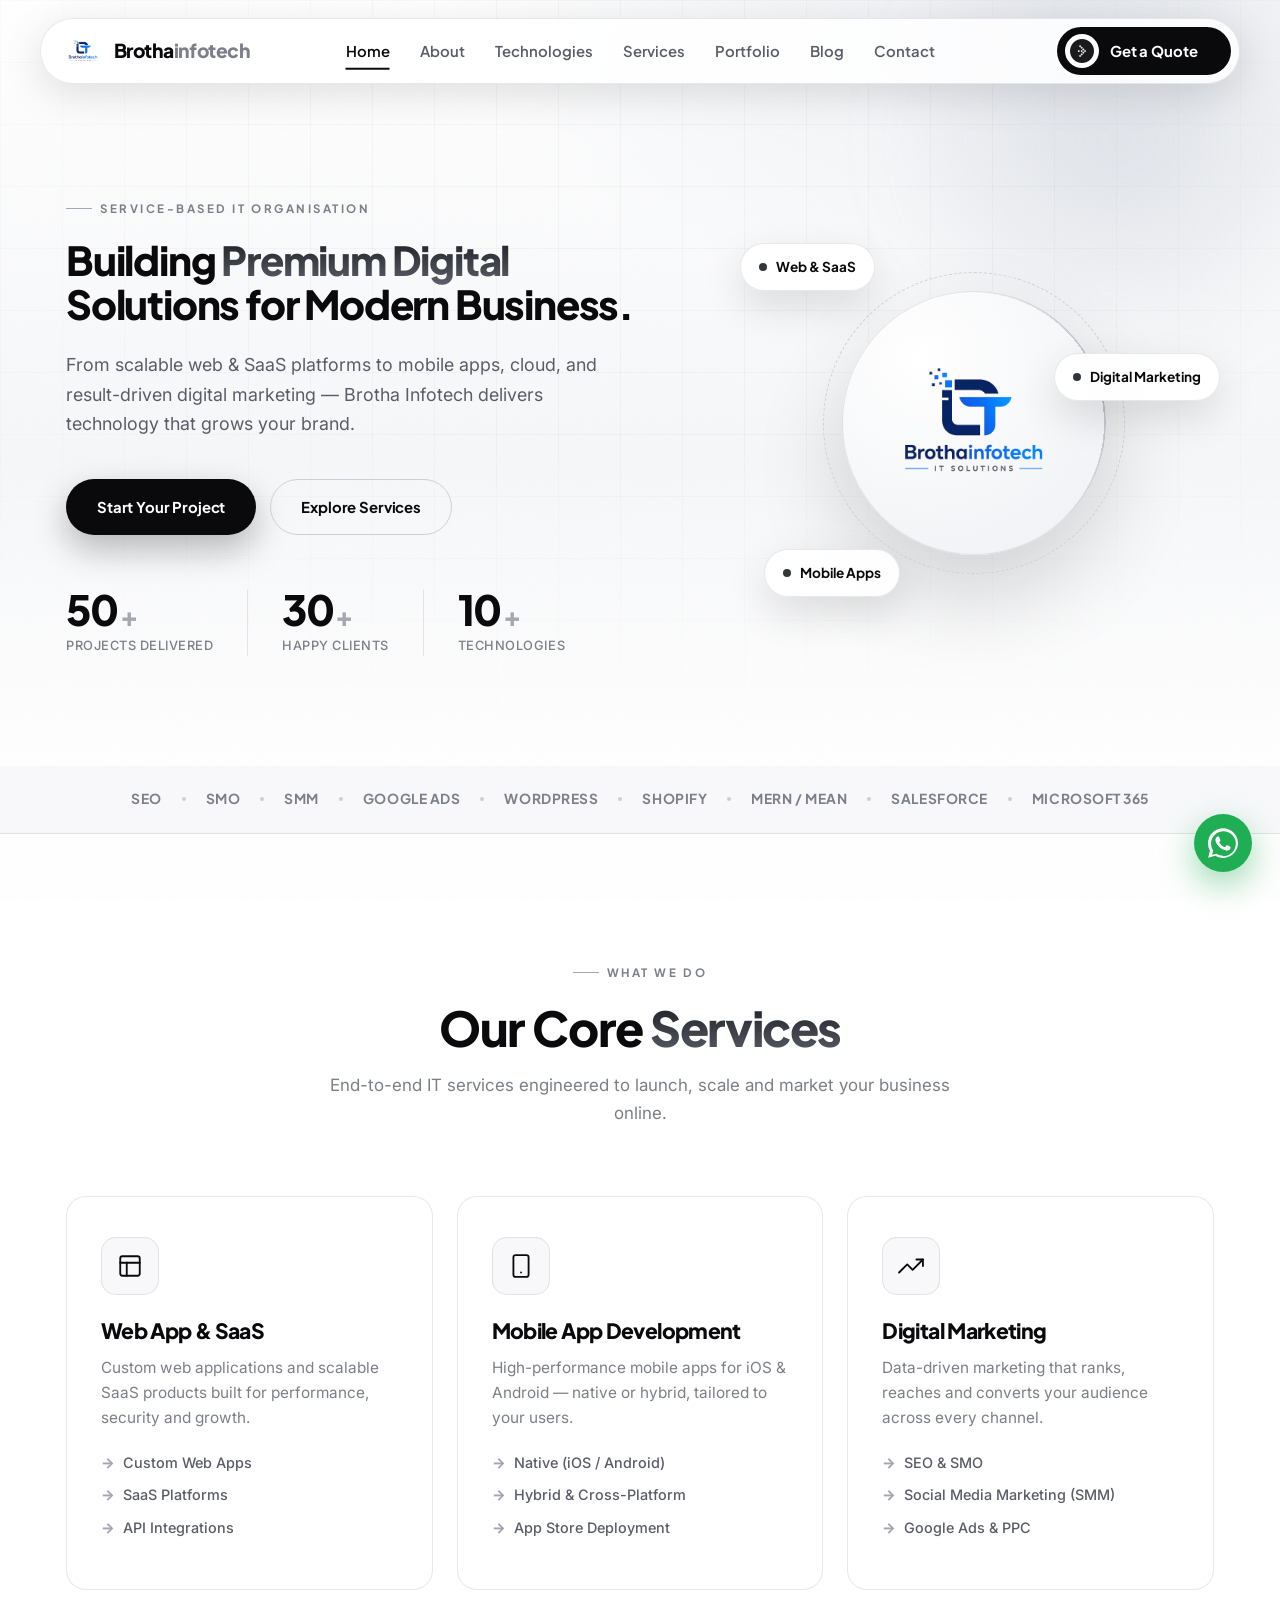
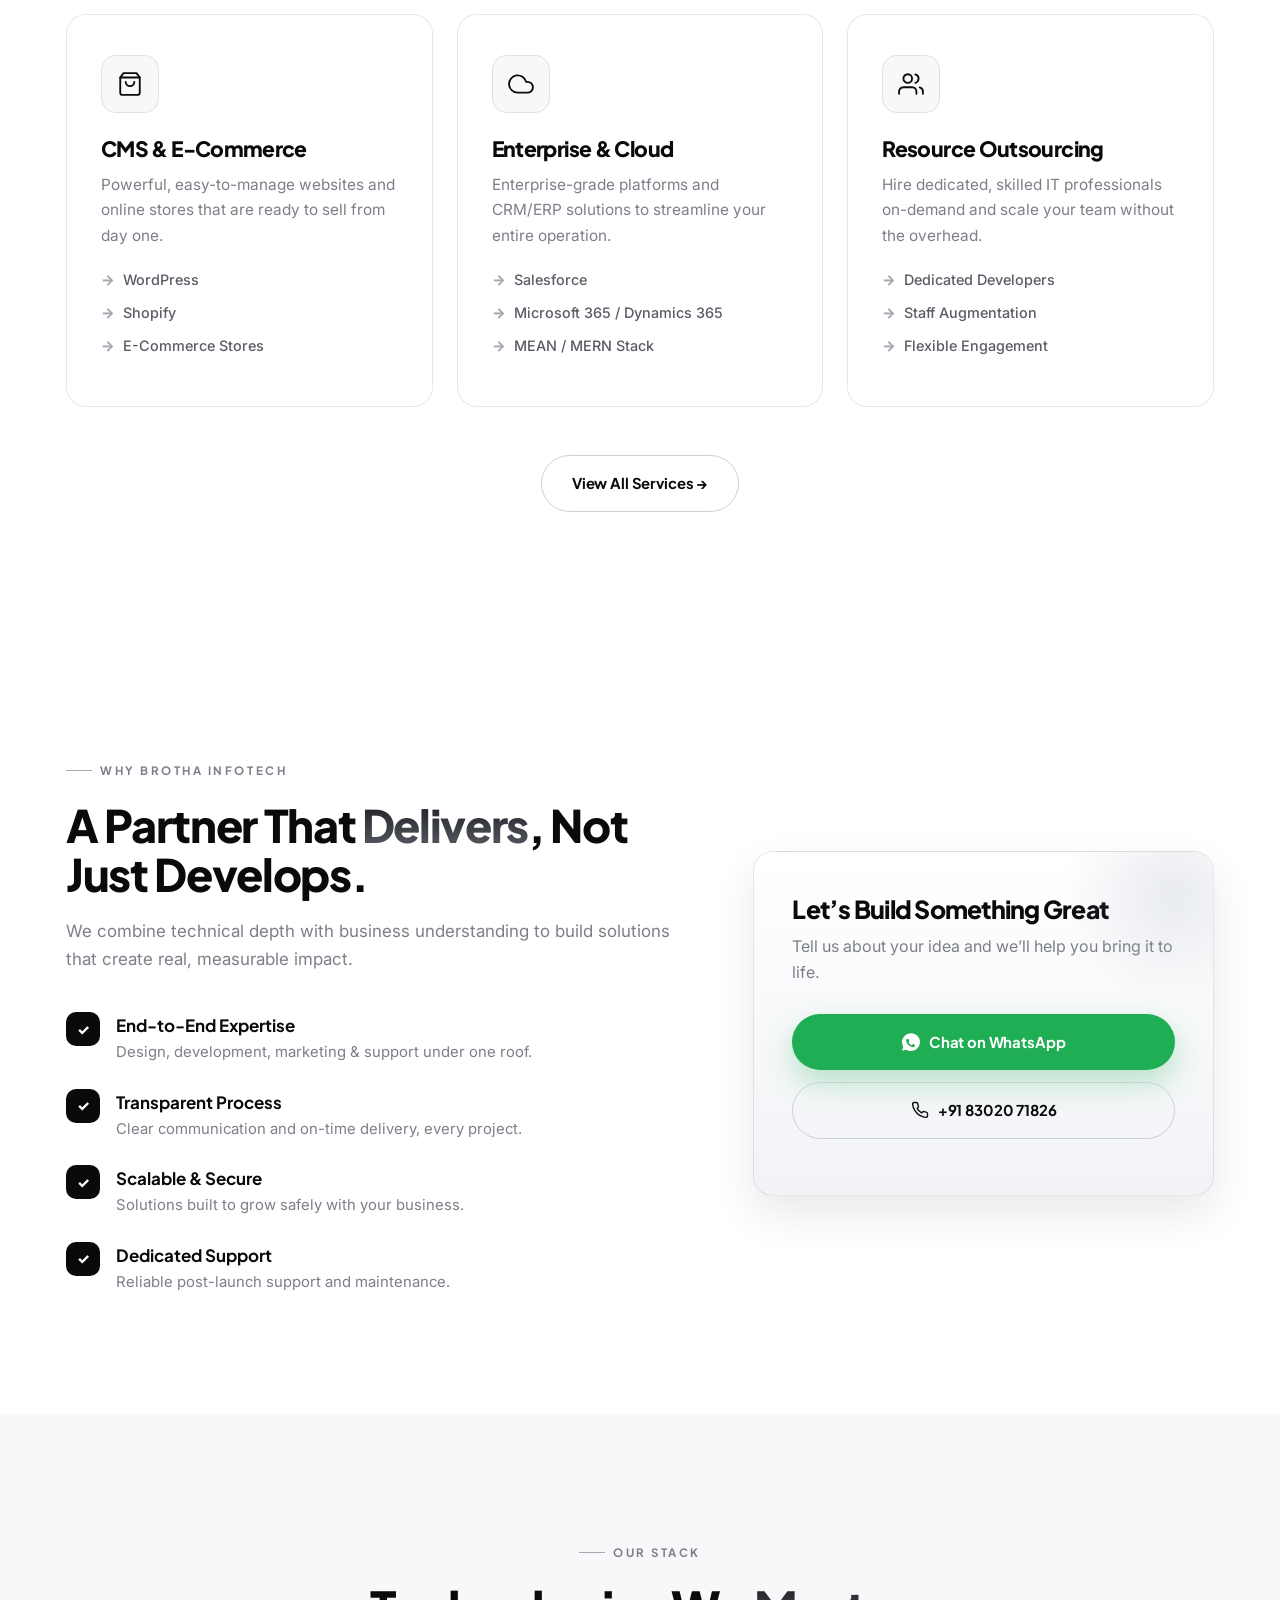
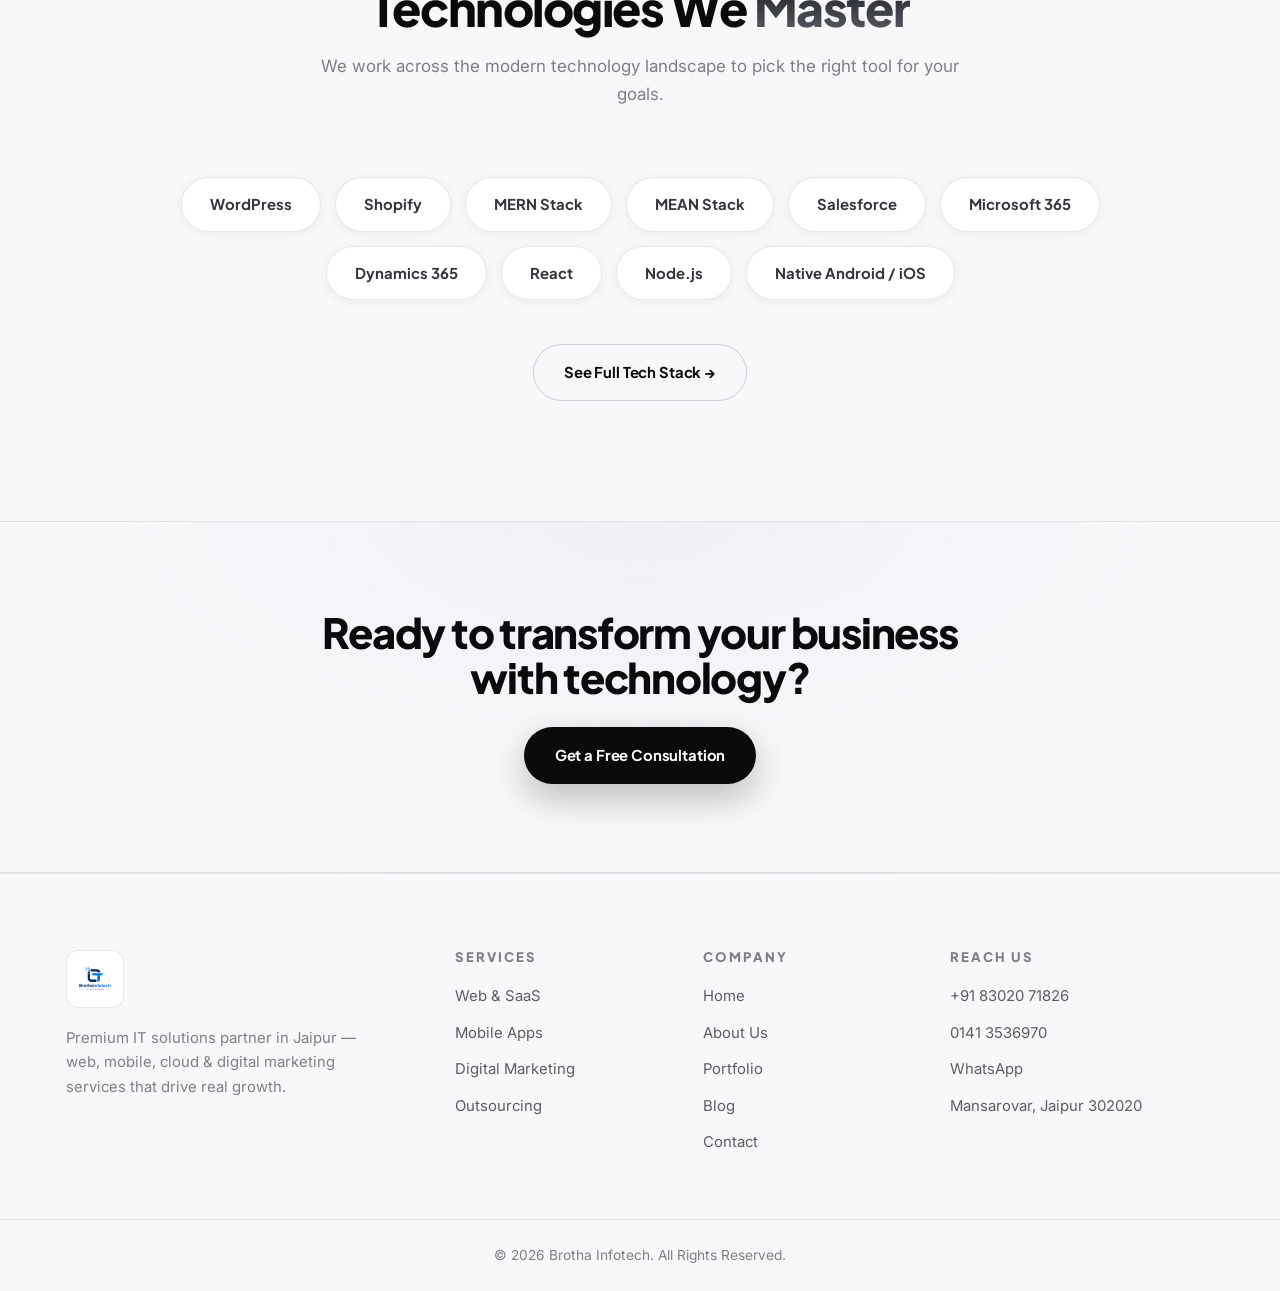
<file: index.html>
<!DOCTYPE html>
<html lang="en">
<head>
  <meta charset="UTF-8" />
  <meta name="viewport" content="width=device-width, initial-scale=1.0" />
  <meta name="description" content="Brotha Infotech — Premium IT Solutions in Jaipur. Web & SaaS apps, mobile development, digital marketing (SEO, SMO, SMM, Google Ads), WordPress, Shopify, MERN/MEAN, Salesforce, Microsoft 365 & resource outsourcing." />
  <meta name="keywords" content="Brotha Infotech, IT Solutions Jaipur, Web Development, SaaS, Mobile App, Digital Marketing, SEO, Salesforce, WordPress, Shopify, MERN" />
  <meta name="author" content="Brotha Infotech" />

  <!-- Open Graph -->
  <meta property="og:title" content="Brotha Infotech — IT Solutions" />
  <meta property="og:description" content="Premium IT solutions company in Jaipur. Web, Mobile, Cloud, Digital Marketing & Outsourcing." />
  <meta property="og:type" content="website" />

  <title>Brotha Infotech — Premium IT Solutions | Jaipur</title>

  <link rel="preconnect" href="https://fonts.googleapis.com" />
  <link rel="preconnect" href="https://fonts.gstatic.com" crossorigin />
  <link href="https://fonts.googleapis.com/css2?family=Plus+Jakarta+Sans:wght@400;500;600;700;800&family=Inter:wght@400;500;600&display=swap" rel="stylesheet" />
  <link rel="stylesheet" href="styles.css" />
  <link rel="icon" href="assets/logo.png" type="image/png" />
</head>
<body>
  <div class="grain" aria-hidden="true"></div>

  <!-- ============ NAVBAR ============ -->
  <header class="navbar" id="navbar">
    <div class="container nav-inner">
      <a href="index.html" class="brand">
        <img src="assets/logo.png" alt="Brotha Infotech Logo" class="brand-logo" />
        <span class="brand-text">Brotha<span class="brand-accent">infotech</span></span>
      </a>

      <nav class="nav-links" id="navLinks">
        <a href="index.html" class="active">Home</a>
        <a href="about.html">About</a>
        <a href="technologies.html">Technologies</a>
         <a href="services.html">Services</a>
        <a href="portfolio.html">Portfolio</a>
        <a href="blog.html">Blog</a>
        <a href="contact.html">Contact</a>
        <a href="contact.html" class="btn btn-nav nav-menu-cta">Get a Quote</a>
      </nav>

      <div class="nav-right">
        <a href="contact.html" class="btn btn-nav nav-cta">
          <span class="btn-ico"><img src="assets/nav-icon.png" alt="" /></span>
          <span class="nav-cta-text">Get a Quote</span>
        </a>
        <button class="nav-toggle" id="navToggle" aria-label="Menu">
          <span></span><span></span><span></span>
        </button>
      </div>
    </div>
  </header>

  <!-- ============ HERO ============ -->
 <section class="hero" id="home">
    <div class="hero-glow"></div>
    <div class="container hero-inner">
      <div class="hero-content reveal">
        <span class="eyebrow">Service-Based IT Organisation</span>
        <h1>Building <span class="grad-text">Premium Digital</span> Solutions for Modern Business.</h1>
        <p class="hero-sub">
          From scalable web &amp; SaaS platforms to mobile apps, cloud, and result-driven
          digital marketing — Brotha Infotech delivers technology that grows your brand.
        </p>
        <div class="hero-cta">
          <a href="contact.html" class="btn btn-primary">Start Your Project</a>
          <a href="services.html" class="btn btn-ghost">Explore Services</a>
        </div>

        <div class="hero-stats">
          <div class="stat">
            <div class="stat-value"><span class="stat-num" data-count="50">0</span><span class="plus">+</span></div>
            <small>Projects Delivered</small>
          </div>
          <div class="stat">
            <div class="stat-value"><span class="stat-num" data-count="30">0</span><span class="plus">+</span></div>
            <small>Happy Clients</small>
          </div>
          <div class="stat">
            <div class="stat-value"><span class="stat-num" data-count="10">0</span><span class="plus">+</span></div>
            <small>Technologies</small>
          </div>
        </div>
      </div>

      <div class="hero-visual reveal">
        <div class="orbit-card card-a">
          <div class="dot"></div> Web &amp; SaaS
        </div>
        <div class="orbit-card card-b">
          <div class="dot"></div> Mobile Apps
        </div>
        <div class="orbit-card card-c">
          <div class="dot"></div> Digital Marketing
        </div>
        <div class="hero-logo-ring">
          <img src="assets/logo.png" alt="Brotha Infotech" />
        </div>
      </div>
    </div>
  </section>

  <!-- ============ TRUST STRIP ============ -->
  <div class="trust-strip">
    <div class="container trust-inner">
      <span>SEO</span><i></i>
      <span>SMO</span><i></i>
      <span>SMM</span><i></i>
      <span>Google Ads</span><i></i>
      <span>WordPress</span><i></i>
      <span>Shopify</span><i></i>
      <span>MERN / MEAN</span><i></i>
      <span>Salesforce</span><i></i>
      <span>Microsoft 365</span>
    </div>
  </div>

  <!-- ============ SERVICES PREVIEW ============ -->
  <section class="section services" id="services">
    <div class="container">
      <div class="section-head reveal">
        <span class="eyebrow center">What We Do</span>
        <h2>Our Core <span class="grad-text">Services</span></h2>
        <p>End-to-end IT services engineered to launch, scale and market your business online.</p>
      </div>

      <div class="grid services-grid">
        <article class="service-card reveal">
          <div class="svc-icon"><svg viewBox="0 0 24 24"><rect x="3" y="3" width="18" height="18" rx="2"/><line x1="3" y1="9" x2="21" y2="9"/><line x1="9" y1="21" x2="9" y2="9"/></svg></div>
          <h3>Web App &amp; SaaS</h3>
          <p>Custom web applications and scalable SaaS products built for performance, security and growth.</p>
          <ul>
            <li>Custom Web Apps</li>
            <li>SaaS Platforms</li>
            <li>API Integrations</li>
          </ul>
        </article>

        <article class="service-card reveal">
          <div class="svc-icon"><svg viewBox="0 0 24 24"><rect x="5" y="2" width="14" height="20" rx="2"/><line x1="12" y1="18" x2="12.01" y2="18"/></svg></div>
          <h3>Mobile App Development</h3>
          <p>High-performance mobile apps for iOS &amp; Android — native or hybrid, tailored to your users.</p>
          <ul>
            <li>Native (iOS / Android)</li>
            <li>Hybrid &amp; Cross-Platform</li>
            <li>App Store Deployment</li>
          </ul>
        </article>

        <article class="service-card reveal">
          <div class="svc-icon"><svg viewBox="0 0 24 24"><polyline points="23 6 13.5 15.5 8.5 10.5 1 18"/><polyline points="17 6 23 6 23 12"/></svg></div>
          <h3>Digital Marketing</h3>
          <p>Data-driven marketing that ranks, reaches and converts your audience across every channel.</p>
          <ul>
            <li>SEO &amp; SMO</li>
            <li>Social Media Marketing (SMM)</li>
            <li>Google Ads &amp; PPC</li>
          </ul>
        </article>

        <article class="service-card reveal">
          <div class="svc-icon"><svg viewBox="0 0 24 24"><path d="M6 2 3 6v14a2 2 0 0 0 2 2h14a2 2 0 0 0 2-2V6l-3-4z"/><line x1="3" y1="6" x2="21" y2="6"/><path d="M16 10a4 4 0 0 1-8 0"/></svg></div>
          <h3>CMS &amp; E-Commerce</h3>
          <p>Powerful, easy-to-manage websites and online stores that are ready to sell from day one.</p>
          <ul>
            <li>WordPress</li>
            <li>Shopify</li>
            <li>E-Commerce Stores</li>
          </ul>
        </article>

        <article class="service-card reveal">
          <div class="svc-icon"><svg viewBox="0 0 24 24"><path d="M18 10h-1.26A8 8 0 1 0 9 20h9a5 5 0 0 0 0-10z"/></svg></div>
          <h3>Enterprise &amp; Cloud</h3>
          <p>Enterprise-grade platforms and CRM/ERP solutions to streamline your entire operation.</p>
          <ul>
            <li>Salesforce</li>
            <li>Microsoft 365 / Dynamics 365</li>
            <li>MEAN / MERN Stack</li>
          </ul>
        </article>

        <article class="service-card reveal">
          <div class="svc-icon"><svg viewBox="0 0 24 24"><path d="M17 21v-2a4 4 0 0 0-4-4H5a4 4 0 0 0-4 4v2"/><circle cx="9" cy="7" r="4"/><path d="M23 21v-2a4 4 0 0 0-3-3.87"/><path d="M16 3.13a4 4 0 0 1 0 7.75"/></svg></div>
          <h3>Resource Outsourcing</h3>
          <p>Hire dedicated, skilled IT professionals on-demand and scale your team without the overhead.</p>
          <ul>
            <li>Dedicated Developers</li>
            <li>Staff Augmentation</li>
            <li>Flexible Engagement</li>
          </ul>
        </article>
      </div>

      <div class="reveal" style="text-align:center; margin-top:48px;">
        <a href="services.html" class="btn btn-ghost">View All Services &rarr;</a>
      </div>
    </div>
  </section>

  <!-- ============ WHY US ============ -->
  <section class="section why" id="why">
    <div class="container why-inner">
      <div class="why-left reveal">
        <span class="eyebrow">Why Brotha Infotech</span>
        <h2>A Partner That <span class="grad-text">Delivers</span>, Not Just Develops.</h2>
        <p>We combine technical depth with business understanding to build solutions that create real, measurable impact.</p>

        <div class="why-list">
          <div class="why-item"><span class="tick">&#10003;</span><div><strong>End-to-End Expertise</strong><p>Design, development, marketing &amp; support under one roof.</p></div></div>
          <div class="why-item"><span class="tick">&#10003;</span><div><strong>Transparent Process</strong><p>Clear communication and on-time delivery, every project.</p></div></div>
          <div class="why-item"><span class="tick">&#10003;</span><div><strong>Scalable &amp; Secure</strong><p>Solutions built to grow safely with your business.</p></div></div>
          <div class="why-item"><span class="tick">&#10003;</span><div><strong>Dedicated Support</strong><p>Reliable post-launch support and maintenance.</p></div></div>
        </div>
      </div>

      <div class="why-right reveal">
        <div class="why-card">
          <h3>Let&rsquo;s Build Something Great</h3>
          <p>Tell us about your idea and we&rsquo;ll help you bring it to life.</p>
          <a href="https://wa.me/918302071826?text=Hi%20Brotha%20Infotech,%20I%20am%20interested%20in%20your%20services." target="_blank" rel="noopener" class="btn btn-whatsapp full">
<svg viewBox="0 0 32 32"><path d="M16 .4C7.2.4 0 7.6 0 16.4c0 2.9.8 5.6 2.1 7.9L.2 31.6l7.5-2A15.9 15.9 0 0 0 16 32c8.8 0 16-7.2 16-16S24.8.4 16 .4zm7.3 22.7c-.3.9-1.9 1.8-2.7 1.9-.7.1-1.5.1-2.5-.2-.6-.2-1.3-.4-2.3-.8-4-1.7-6.6-5.7-6.8-6-.2-.3-1.6-2.1-1.6-4s1-2.9 1.4-3.3c.4-.4.8-.5 1.1-.5h.8c.2 0 .6-.1 1 .8.3.8 1.1 2.8 1.2 3s.1.4 0 .7c-.1.3-.2.4-.4.7l-.6.7c-.2.2-.4.4-.2.8s1 1.6 2 2.6c1.5 1.3 2.7 1.7 3.1 1.9.4.2.6.2.8-.1s1-1.1 1.2-1.5c.2-.4.5-.3.8-.2s2.1 1 2.5 1.2.6.3.7.4c.1.3.1.9-.2 1.8z"/></svg> Chat on WhatsApp
          </a>
          <a href="tel:+918302071826" class="btn btn-outline full"><svg viewBox="0 0 24 24"><path d="M22 16.92v3a2 2 0 0 1-2.18 2 19.79 19.79 0 0 1-8.63-3.07 19.5 19.5 0 0 1-6-6 19.79 19.79 0 0 1-3.07-8.67A2 2 0 0 1 4.11 2h3a2 2 0 0 1 2 1.72 12.84 12.84 0 0 0 .7 2.81 2 2 0 0 1-.45 2.11L8.09 9.91a16 16 0 0 0 6 6l1.27-1.27a2 2 0 0 1 2.11-.45 12.84 12.84 0 0 0 2.81.7A2 2 0 0 1 22 16.92z"/></svg> +91 83020 71826</a>
        </div>
      </div>
    </div>
  </section>

  <!-- ============ TECH PREVIEW ============ -->
  <section class="section tech" id="tech">
    <div class="container">
      <div class="section-head reveal">
        <span class="eyebrow center">Our Stack</span>
        <h2>Technologies We <span class="grad-text">Master</span></h2>
        <p>We work across the modern technology landscape to pick the right tool for your goals.</p>
      </div>

      <div class="tech-grid reveal">
        <div class="tech-pill">WordPress</div>
        <div class="tech-pill">Shopify</div>
        <div class="tech-pill">MERN Stack</div>
        <div class="tech-pill">MEAN Stack</div>
        <div class="tech-pill">Salesforce</div>
        <div class="tech-pill">Microsoft 365</div>
        <div class="tech-pill">Dynamics 365</div>
        <div class="tech-pill">React</div>
        <div class="tech-pill">Node.js</div>
        <div class="tech-pill">Native Android / iOS</div>
      </div>

      <div class="reveal" style="text-align:center; margin-top:44px;">
        <a href="technologies.html" class="btn btn-ghost">See Full Tech Stack &rarr;</a>
      </div>
    </div>
  </section>

  <!-- ============ CTA BANNER ============ -->
  <section class="cta-banner reveal">
    <div class="container cta-inner">
      <h2>Ready to transform your business with technology?</h2>
      <a href="contact.html" class="btn btn-primary">Get a Free Consultation</a>
    </div>
  </section>

  <!-- ============ FOOTER ============ -->
  <footer class="footer">
    <div class="container footer-inner">
      <div class="footer-brand">
        <img src="assets/logo.png" alt="Brotha Infotech" class="footer-logo" />
        <p>Premium IT solutions partner in Jaipur — web, mobile, cloud &amp; digital marketing services that drive real growth.</p>
      </div>
      <div class="footer-col">
        <h4>Services</h4>
        <a href="services.html">Web &amp; SaaS</a>
        <a href="services.html">Mobile Apps</a>
        <a href="services.html">Digital Marketing</a>
        <a href="services.html">Outsourcing</a>
      </div>
      <div class="footer-col">
        <h4>Company</h4>
        <a href="index.html">Home</a>
        <a href="about.html">About Us</a>
        <a href="portfolio.html">Portfolio</a>
        <a href="blog.html">Blog</a>
        <a href="contact.html">Contact</a>
      </div>
      <div class="footer-col">
        <h4>Reach Us</h4>
        <a href="tel:+918302071826">+91 83020 71826</a>
        <a href="tel:01413536970">0141 3536970</a>
        <a href="https://wa.me/918302071826" target="_blank" rel="noopener">WhatsApp</a>
        <span>Mansarovar, Jaipur 302020</span>
      </div>
    </div>
    <div class="footer-bottom">
      <div class="container">
        <p>&copy; <span id="year"></span> Brotha Infotech. All Rights Reserved.</p>
      </div>
    </div>
  </footer>

  <!-- ============ FLOATING WHATSAPP ============ -->
  <a href="https://wa.me/918302071826?text=Hi%20Brotha%20Infotech,%20I%20want%20to%20know%20more%20about%20your%20services."
     class="wa-float" target="_blank" rel="noopener" aria-label="Chat on WhatsApp">
    <svg viewBox="0 0 32 32" width="30" height="30" fill="#fff">
      <path d="M16 .396C7.164.396.004 7.557.004 16.393c0 2.885.755 5.598 2.077 7.947L.16 31.6l7.46-1.955a15.9 15.9 0 0 0 8.38 2.37h.007c8.836 0 15.996-7.16 15.996-15.996C31.996 7.557 24.836.396 16 .396zm0 29.208a13.2 13.2 0 0 1-6.72-1.84l-.482-.287-4.427 1.16 1.18-4.315-.314-.497a13.16 13.16 0 0 1-2.02-7.032c0-7.29 5.932-13.223 13.23-13.223 3.534 0 6.855 1.377 9.354 3.877a13.15 13.15 0 0 1 3.87 9.354c-.003 7.29-5.935 13.223-13.244 13.223zm7.252-9.902c-.397-.198-2.35-1.16-2.714-1.29-.364-.135-.63-.198-.895.2-.265.396-1.026 1.288-1.258 1.552-.232.265-.463.298-.86.1-.397-.2-1.676-.618-3.193-1.97-1.18-1.052-1.976-2.35-2.208-2.747-.232-.397-.025-.612.174-.81.18-.178.397-.463.595-.695.2-.232.265-.397.397-.662.132-.265.066-.497-.033-.695-.1-.198-.895-2.155-1.226-2.95-.323-.775-.65-.67-.895-.683l-.762-.013c-.265 0-.695.1-1.06.497-.364.397-1.39 1.36-1.39 3.317s1.424 3.848 1.622 4.113c.198.265 2.8 4.276 6.783 5.996.948.41 1.688.653 2.265.836.952.302 1.818.26 2.503.158.764-.114 2.35-.96 2.682-1.887.33-.926.33-1.72.232-1.887-.1-.165-.365-.265-.762-.463z"/>
    </svg>
  </a>

  <script src="script.js"></script>
</body>
</html>
</file>
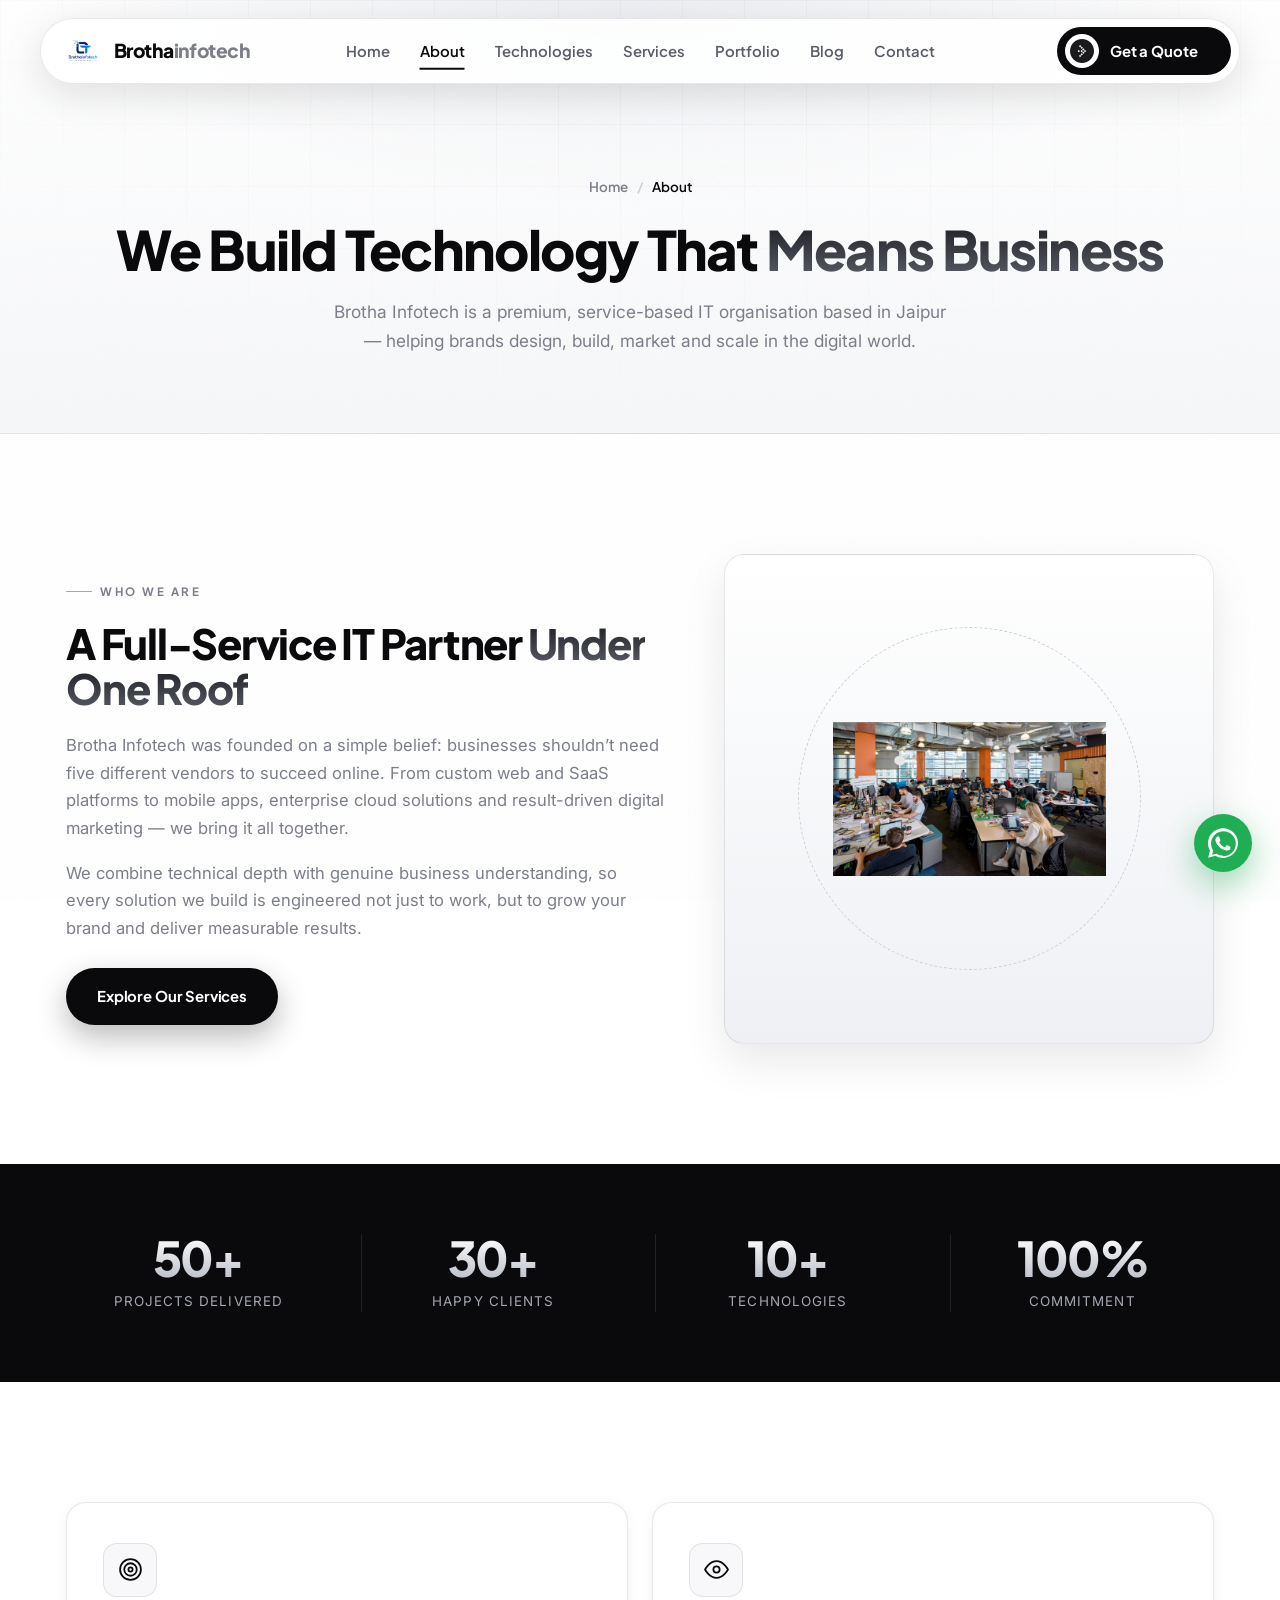
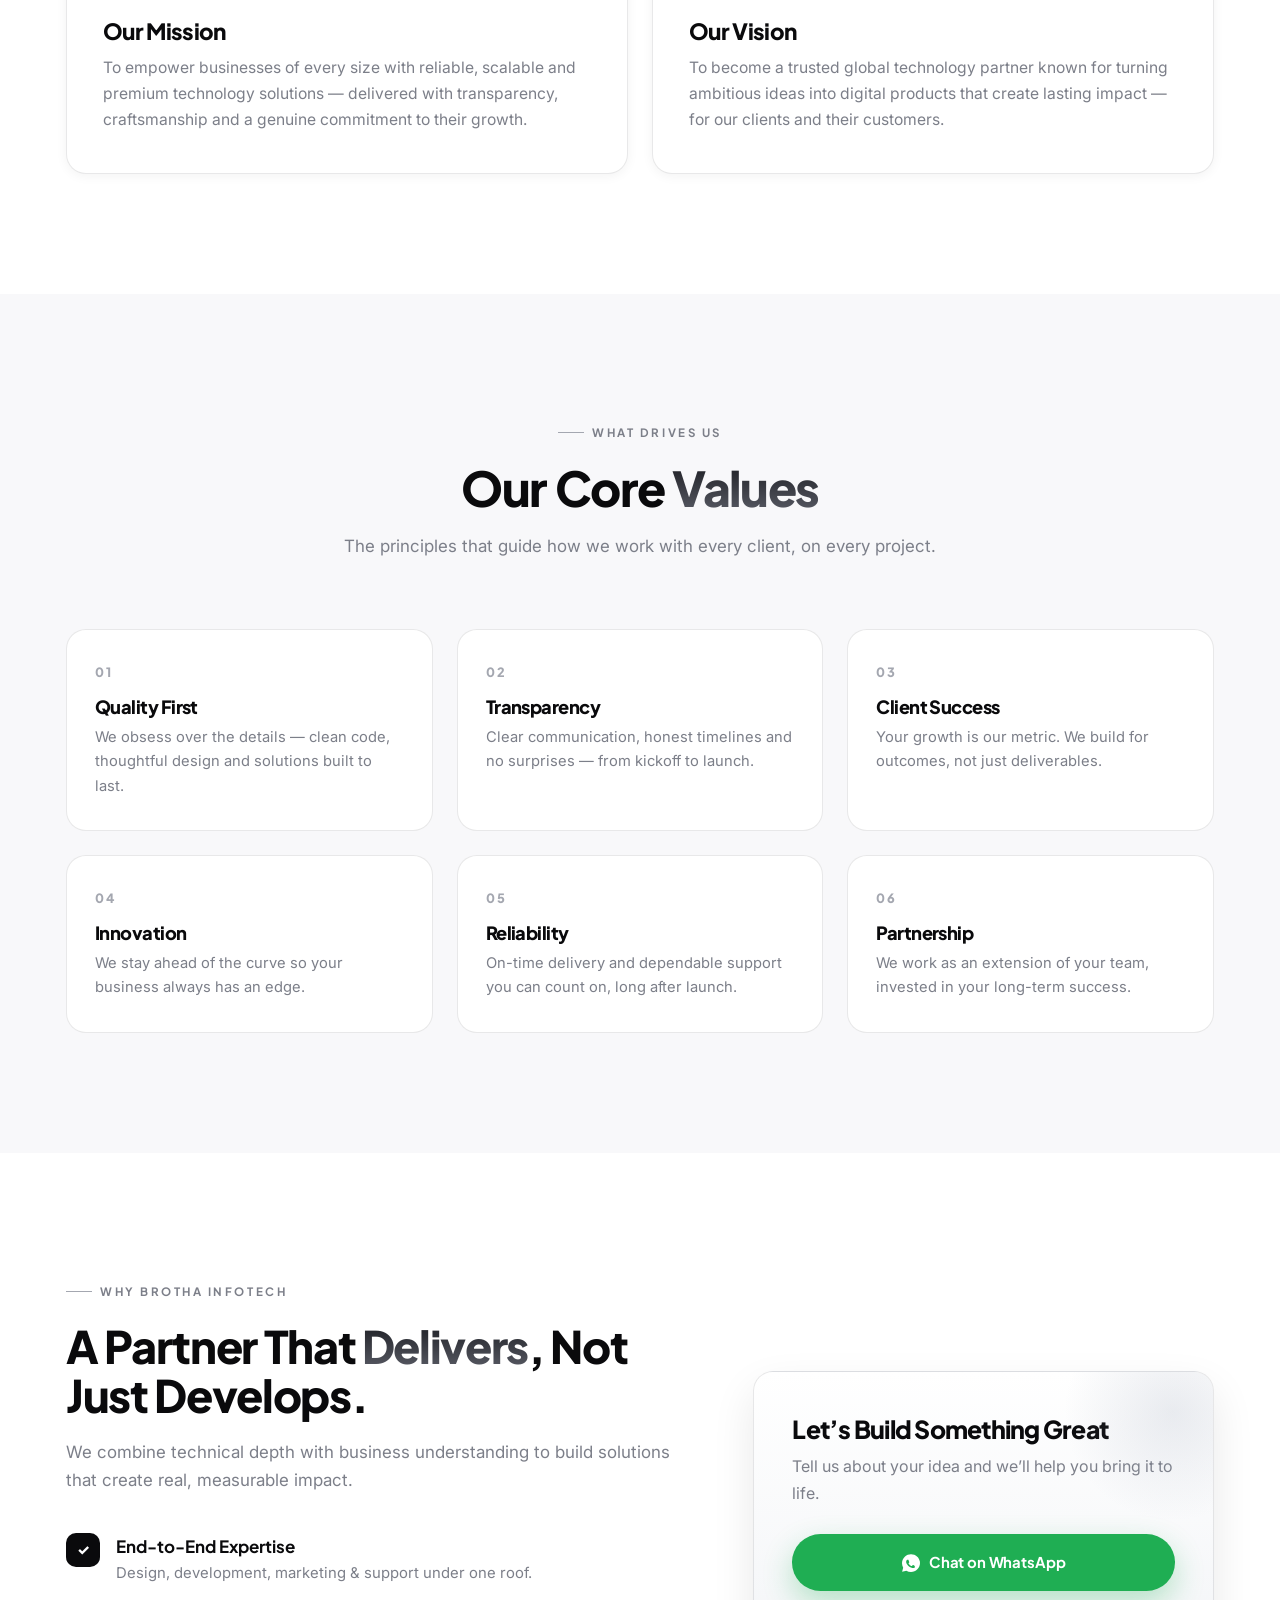
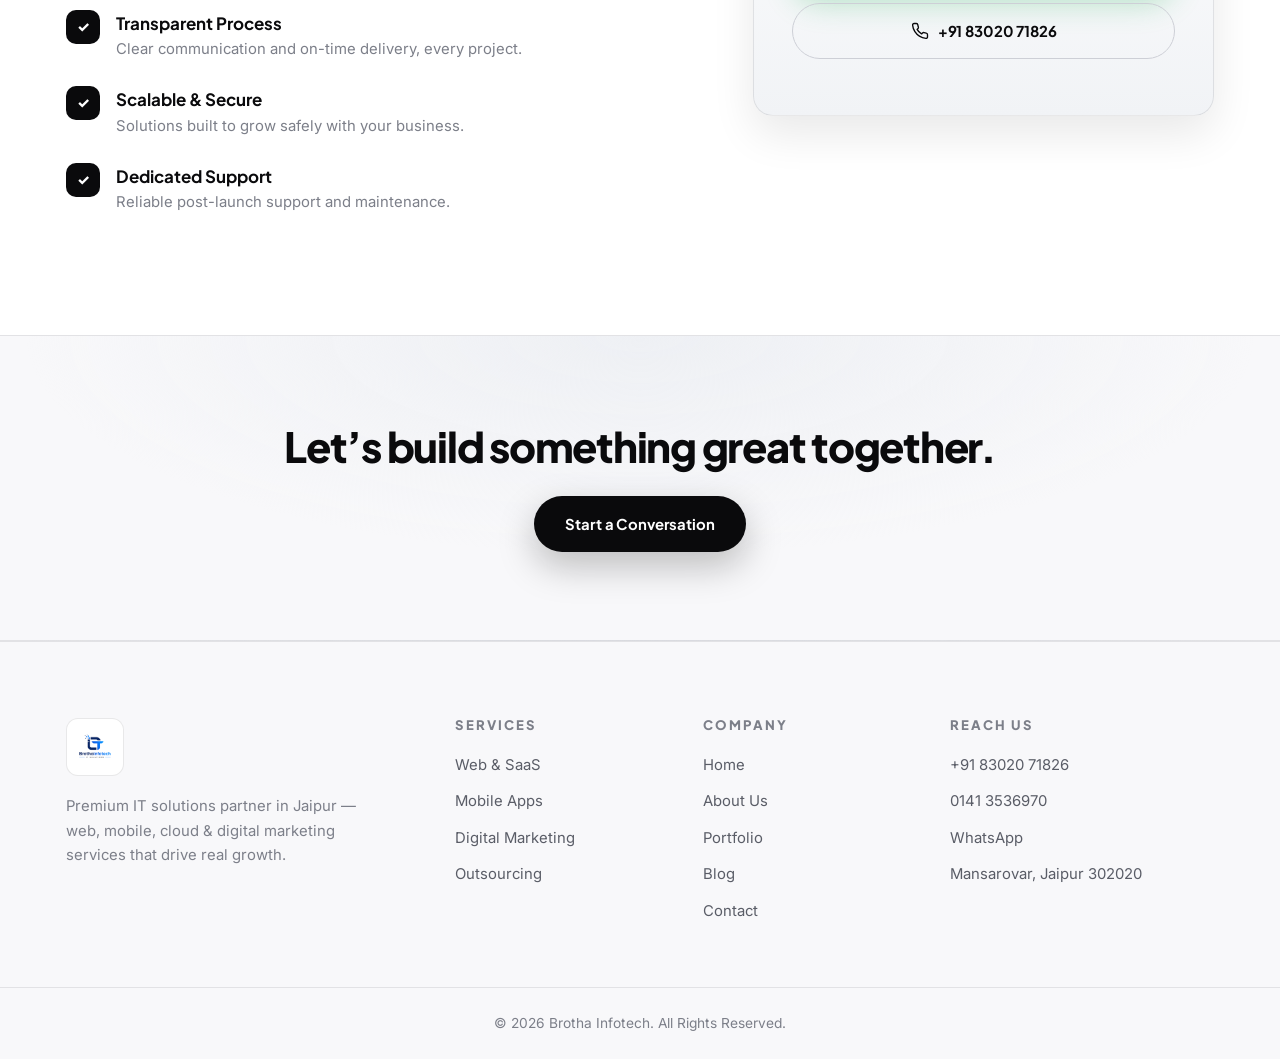
<file: about.html>
<!DOCTYPE html>
<html lang="en">
<head>
  <meta charset="UTF-8" />
  <meta name="viewport" content="width=device-width, initial-scale=1.0" />
  <meta name="description" content="About Brotha Infotech — a premium service-based IT organisation in Mansarovar, Jaipur. Our story, mission, values and the team building web, mobile, cloud and marketing solutions." />
  <meta name="author" content="Brotha Infotech" />
  <title>About Us — Brotha Infotech | IT Company in Jaipur</title>

  <link rel="preconnect" href="https://fonts.googleapis.com" />
  <link rel="preconnect" href="https://fonts.gstatic.com" crossorigin />
  <link href="https://fonts.googleapis.com/css2?family=Plus+Jakarta+Sans:wght@400;500;600;700;800&family=Inter:wght@400;500;600&display=swap" rel="stylesheet" />
  <link rel="stylesheet" href="styles.css" />
  <link rel="icon" href="assets/logo.png" type="image/png" />
</head>
<body>
  <div class="grain" aria-hidden="true"></div>

  <!-- ============ NAVBAR ============ -->
  <header class="navbar" id="navbar">
    <div class="container nav-inner">
      <a href="index.html" class="brand">
        <img src="assets/logo.png" alt="Brotha Infotech Logo" class="brand-logo" />
        <span class="brand-text">Brotha<span class="brand-accent">infotech</span></span>
      </a>
      <nav class="nav-links" id="navLinks">
        <a href="index.html">Home</a>
         <a href="about.html" class="active">About</a>
        <a href="technologies.html">Technologies</a>
         <a href="services.html">Services</a>
        <a href="portfolio.html">Portfolio</a>
        <a href="blog.html">Blog</a>
        <a href="contact.html">Contact</a>
        <a href="contact.html" class="btn btn-nav nav-menu-cta">Get a Quote</a>
      </nav>
      <div class="nav-right">
        <a href="contact.html" class="btn btn-nav nav-cta">
          <span class="btn-ico"><img src="assets/nav-icon.png" alt="" /></span>
          <span class="nav-cta-text">Get a Quote</span>
        </a>
        <button class="nav-toggle" id="navToggle" aria-label="Menu">
          <span></span><span></span><span></span>
        </button>
      </div>
    </div>
  </header>

  <!-- ============ PAGE HERO ============ -->
  <section class="page-hero">
    <div class="container">
      <div class="breadcrumb reveal">
        <a href="index.html">Home</a><span>/</span><span class="current">About</span>
      </div>
      <h1 class="reveal">We Build Technology That <span class="grad-text">Means Business</span></h1>
      <p class="reveal">Brotha Infotech is a premium, service-based IT organisation based in Jaipur — helping brands design, build, market and scale in the digital world.</p>
    </div>
  </section>

  <!-- ============ STORY ============ -->
  <section class="section">
    <div class="container about-story">
      <div class="reveal">
        <span class="eyebrow">Who We Are</span>
        <h2>A Full-Service IT Partner <span class="grad-text">Under One Roof</span></h2>
        <p>Brotha Infotech was founded on a simple belief: businesses shouldn&rsquo;t need five different vendors to succeed online. From custom web and SaaS platforms to mobile apps, enterprise cloud solutions and result-driven digital marketing — we bring it all together.</p>
        <p>We combine technical depth with genuine business understanding, so every solution we build is engineered not just to work, but to grow your brand and deliver measurable results.</p>
        <a href="services.html" class="btn btn-primary" style="margin-top:8px;">Explore Our Services</a>
      </div>
      <div class="about-visual reveal">
        <img src="assets/Aboutimg.png" alt="Brotha Infotech" />
      </div>
    </div>
  </section>

  <!-- ============ STAT BAND ============ -->
  <section class="stat-band">
    <div class="container">
      <div class="stat-band-grid">
        <div class="sb-item reveal"><div class="sb-num">50+</div><small>Projects Delivered</small></div>
        <div class="sb-item reveal"><div class="sb-num">30+</div><small>Happy Clients</small></div>
        <div class="sb-item reveal"><div class="sb-num">10+</div><small>Technologies</small></div>
        <div class="sb-item reveal"><div class="sb-num">100%</div><small>Commitment</small></div>
      </div>
    </div>
  </section>

  <!-- ============ MISSION & VISION ============ -->
  <section class="section">
    <div class="container">
      <div class="mv-grid">
        <div class="mv-card reveal">
          <div class="mv-ico"><svg viewBox="0 0 24 24"><circle cx="12" cy="12" r="10"/><circle cx="12" cy="12" r="6"/><circle cx="12" cy="12" r="2"/></svg></div>
          <h3>Our Mission</h3>
          <p>To empower businesses of every size with reliable, scalable and premium technology solutions — delivered with transparency, craftsmanship and a genuine commitment to their growth.</p>
        </div>
        <div class="mv-card reveal">
          <div class="mv-ico"><svg viewBox="0 0 24 24"><path d="M1 12s4-8 11-8 11 8 11 8-4 8-11 8-11-8-11-8z"/><circle cx="12" cy="12" r="3"/></svg></div>
          <h3>Our Vision</h3>
          <p>To become a trusted global technology partner known for turning ambitious ideas into digital products that create lasting impact — for our clients and their customers.</p>
        </div>
      </div>
    </div>
  </section>

  <!-- ============ VALUES ============ -->
  <section class="section tech">
    <div class="container">
      <div class="section-head reveal">
        <span class="eyebrow center">What Drives Us</span>
        <h2>Our Core <span class="grad-text">Values</span></h2>
        <p>The principles that guide how we work with every client, on every project.</p>
      </div>
      <div class="values-grid">
        <div class="value-card reveal"><div class="v-num">01</div><h3>Quality First</h3><p>We obsess over the details — clean code, thoughtful design and solutions built to last.</p></div>
        <div class="value-card reveal"><div class="v-num">02</div><h3>Transparency</h3><p>Clear communication, honest timelines and no surprises — from kickoff to launch.</p></div>
        <div class="value-card reveal"><div class="v-num">03</div><h3>Client Success</h3><p>Your growth is our metric. We build for outcomes, not just deliverables.</p></div>
        <div class="value-card reveal"><div class="v-num">04</div><h3>Innovation</h3><p>We stay ahead of the curve so your business always has an edge.</p></div>
        <div class="value-card reveal"><div class="v-num">05</div><h3>Reliability</h3><p>On-time delivery and dependable support you can count on, long after launch.</p></div>
        <div class="value-card reveal"><div class="v-num">06</div><h3>Partnership</h3><p>We work as an extension of your team, invested in your long-term success.</p></div>
      </div>
    </div>
  </section>

  <!-- ============ WHY US ============ -->
  <section class="section why">
    <div class="container why-inner">
      <div class="why-left reveal">
        <span class="eyebrow">Why Brotha Infotech</span>
        <h2>A Partner That <span class="grad-text">Delivers</span>, Not Just Develops.</h2>
        <p>We combine technical depth with business understanding to build solutions that create real, measurable impact.</p>
        <div class="why-list">
          <div class="why-item"><span class="tick">&#10003;</span><div><strong>End-to-End Expertise</strong><p>Design, development, marketing &amp; support under one roof.</p></div></div>
          <div class="why-item"><span class="tick">&#10003;</span><div><strong>Transparent Process</strong><p>Clear communication and on-time delivery, every project.</p></div></div>
          <div class="why-item"><span class="tick">&#10003;</span><div><strong>Scalable &amp; Secure</strong><p>Solutions built to grow safely with your business.</p></div></div>
          <div class="why-item"><span class="tick">&#10003;</span><div><strong>Dedicated Support</strong><p>Reliable post-launch support and maintenance.</p></div></div>
        </div>
      </div>
      <div class="why-right reveal">
        <div class="why-card">
          <h3>Let&rsquo;s Build Something Great</h3>
          <p>Tell us about your idea and we&rsquo;ll help you bring it to life.</p>
          <a href="https://wa.me/918302071826?text=Hi%20Brotha%20Infotech,%20I%20am%20interested%20in%20your%20services." target="_blank" rel="noopener" class="btn btn-whatsapp full">
<svg viewBox="0 0 32 32"><path d="M16 .4C7.2.4 0 7.6 0 16.4c0 2.9.8 5.6 2.1 7.9L.2 31.6l7.5-2A15.9 15.9 0 0 0 16 32c8.8 0 16-7.2 16-16S24.8.4 16 .4zm7.3 22.7c-.3.9-1.9 1.8-2.7 1.9-.7.1-1.5.1-2.5-.2-.6-.2-1.3-.4-2.3-.8-4-1.7-6.6-5.7-6.8-6-.2-.3-1.6-2.1-1.6-4s1-2.9 1.4-3.3c.4-.4.8-.5 1.1-.5h.8c.2 0 .6-.1 1 .8.3.8 1.1 2.8 1.2 3s.1.4 0 .7c-.1.3-.2.4-.4.7l-.6.7c-.2.2-.4.4-.2.8s1 1.6 2 2.6c1.5 1.3 2.7 1.7 3.1 1.9.4.2.6.2.8-.1s1-1.1 1.2-1.5c.2-.4.5-.3.8-.2s2.1 1 2.5 1.2.6.3.7.4c.1.3.1.9-.2 1.8z"/></svg> Chat on WhatsApp
          </a>
          <a href="tel:+918302071826" class="btn btn-outline full"><svg viewBox="0 0 24 24"><path d="M22 16.92v3a2 2 0 0 1-2.18 2 19.79 19.79 0 0 1-8.63-3.07 19.5 19.5 0 0 1-6-6 19.79 19.79 0 0 1-3.07-8.67A2 2 0 0 1 4.11 2h3a2 2 0 0 1 2 1.72 12.84 12.84 0 0 0 .7 2.81 2 2 0 0 1-.45 2.11L8.09 9.91a16 16 0 0 0 6 6l1.27-1.27a2 2 0 0 1 2.11-.45 12.84 12.84 0 0 0 2.81.7A2 2 0 0 1 22 16.92z"/></svg> +91 83020 71826</a>
        </div>
      </div>
    </div>
  </section>

  <!-- ============ CTA BANNER ============ -->
  <section class="cta-banner reveal">
    <div class="container cta-inner">
      <h2>Let&rsquo;s build something great together.</h2>
      <a href="contact.html" class="btn btn-primary">Start a Conversation</a>
    </div>
  </section>

  <!-- ============ FOOTER ============ -->
  <footer class="footer">
    <div class="container footer-inner">
      <div class="footer-brand">
        <img src="assets/logo.png" alt="Brotha Infotech" class="footer-logo" />
        <p>Premium IT solutions partner in Jaipur — web, mobile, cloud &amp; digital marketing services that drive real growth.</p>
      </div>
      <div class="footer-col">
        <h4>Services</h4>
        <a href="services.html#web">Web &amp; SaaS</a>
        <a href="services.html#mobile">Mobile Apps</a>
        <a href="services.html#marketing">Digital Marketing</a>
        <a href="services.html#outsourcing">Outsourcing</a>
      </div>
      <div class="footer-col">
        <h4>Company</h4>
        <a href="index.html">Home</a>
        <a href="about.html">About Us</a>
        <a href="portfolio.html">Portfolio</a>
        <a href="blog.html">Blog</a>
        <a href="contact.html">Contact</a>
      </div>
      <div class="footer-col">
        <h4>Reach Us</h4>
        <a href="tel:+918302071826">+91 83020 71826</a>
        <a href="tel:01413536970">0141 3536970</a>
        <a href="https://wa.me/918302071826" target="_blank" rel="noopener">WhatsApp</a>
        <span>Mansarovar, Jaipur 302020</span>
      </div>
    </div>
    <div class="footer-bottom">
      <div class="container">
        <p>&copy; <span id="year"></span> Brotha Infotech. All Rights Reserved.</p>
      </div>
    </div>
  </footer>

  <!-- ============ FLOATING WHATSAPP ============ -->
  <a href="https://wa.me/918302071826?text=Hi%20Brotha%20Infotech,%20I%20want%20to%20know%20more%20about%20your%20services."
     class="wa-float" target="_blank" rel="noopener" aria-label="Chat on WhatsApp">
    <svg viewBox="0 0 32 32" width="30" height="30" fill="#fff">
      <path d="M16 .396C7.164.396.004 7.557.004 16.393c0 2.885.755 5.598 2.077 7.947L.16 31.6l7.46-1.955a15.9 15.9 0 0 0 8.38 2.37h.007c8.836 0 15.996-7.16 15.996-15.996C31.996 7.557 24.836.396 16 .396zm0 29.208a13.2 13.2 0 0 1-6.72-1.84l-.482-.287-4.427 1.16 1.18-4.315-.314-.497a13.16 13.16 0 0 1-2.02-7.032c0-7.29 5.932-13.223 13.23-13.223 3.534 0 6.855 1.377 9.354 3.877a13.15 13.15 0 0 1 3.87 9.354c-.003 7.29-5.935 13.223-13.244 13.223zm7.252-9.902c-.397-.198-2.35-1.16-2.714-1.29-.364-.135-.63-.198-.895.2-.265.396-1.026 1.288-1.258 1.552-.232.265-.463.298-.86.1-.397-.2-1.676-.618-3.193-1.97-1.18-1.052-1.976-2.35-2.208-2.747-.232-.397-.025-.612.174-.81.18-.178.397-.463.595-.695.2-.232.265-.397.397-.662.132-.265.066-.497-.033-.695-.1-.198-.895-2.155-1.226-2.95-.323-.775-.65-.67-.895-.683l-.762-.013c-.265 0-.695.1-1.06.497-.364.397-1.39 1.36-1.39 3.317s1.424 3.848 1.622 4.113c.198.265 2.8 4.276 6.783 5.996.948.41 1.688.653 2.265.836.952.302 1.818.26 2.503.158.764-.114 2.35-.96 2.682-1.887.33-.926.33-1.72.232-1.887-.1-.165-.365-.265-.762-.463z"/>
    </svg>
  </a>

  <script src="script.js"></script>
</body>
</html>
</file>
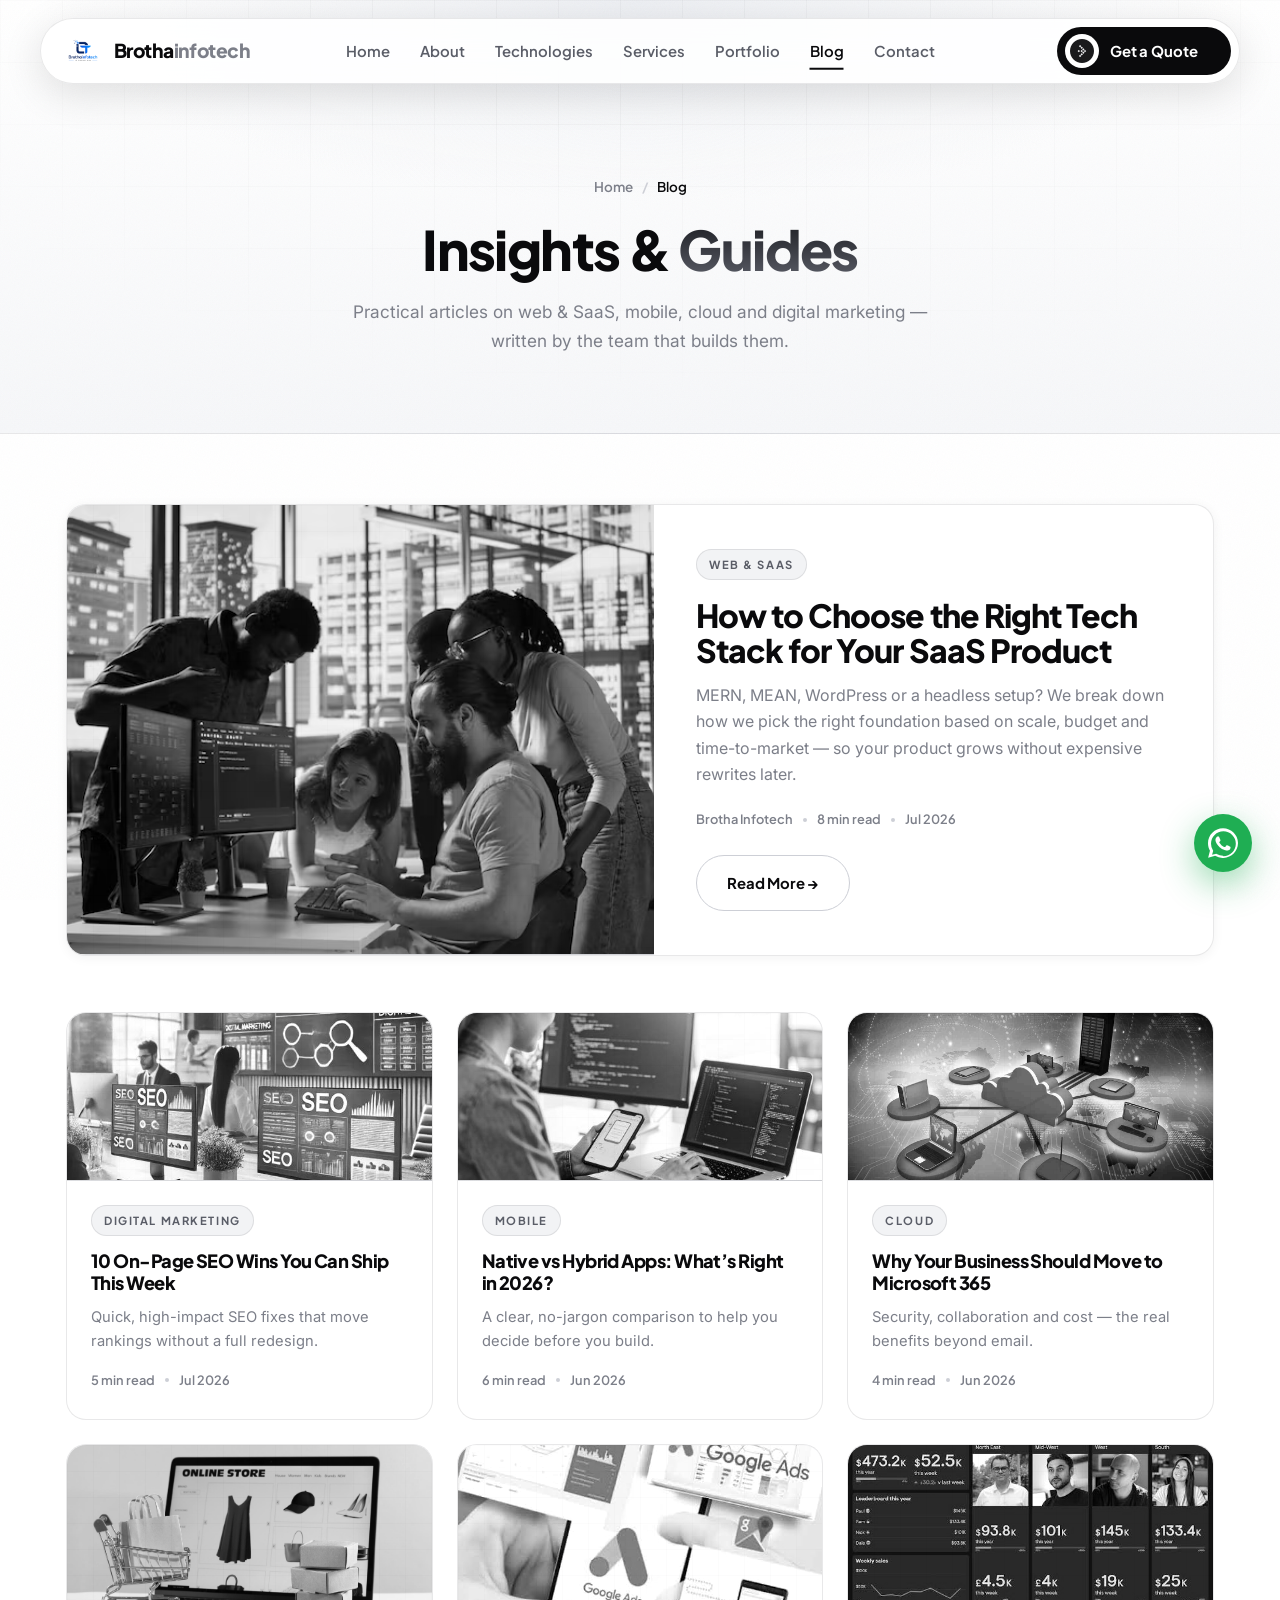
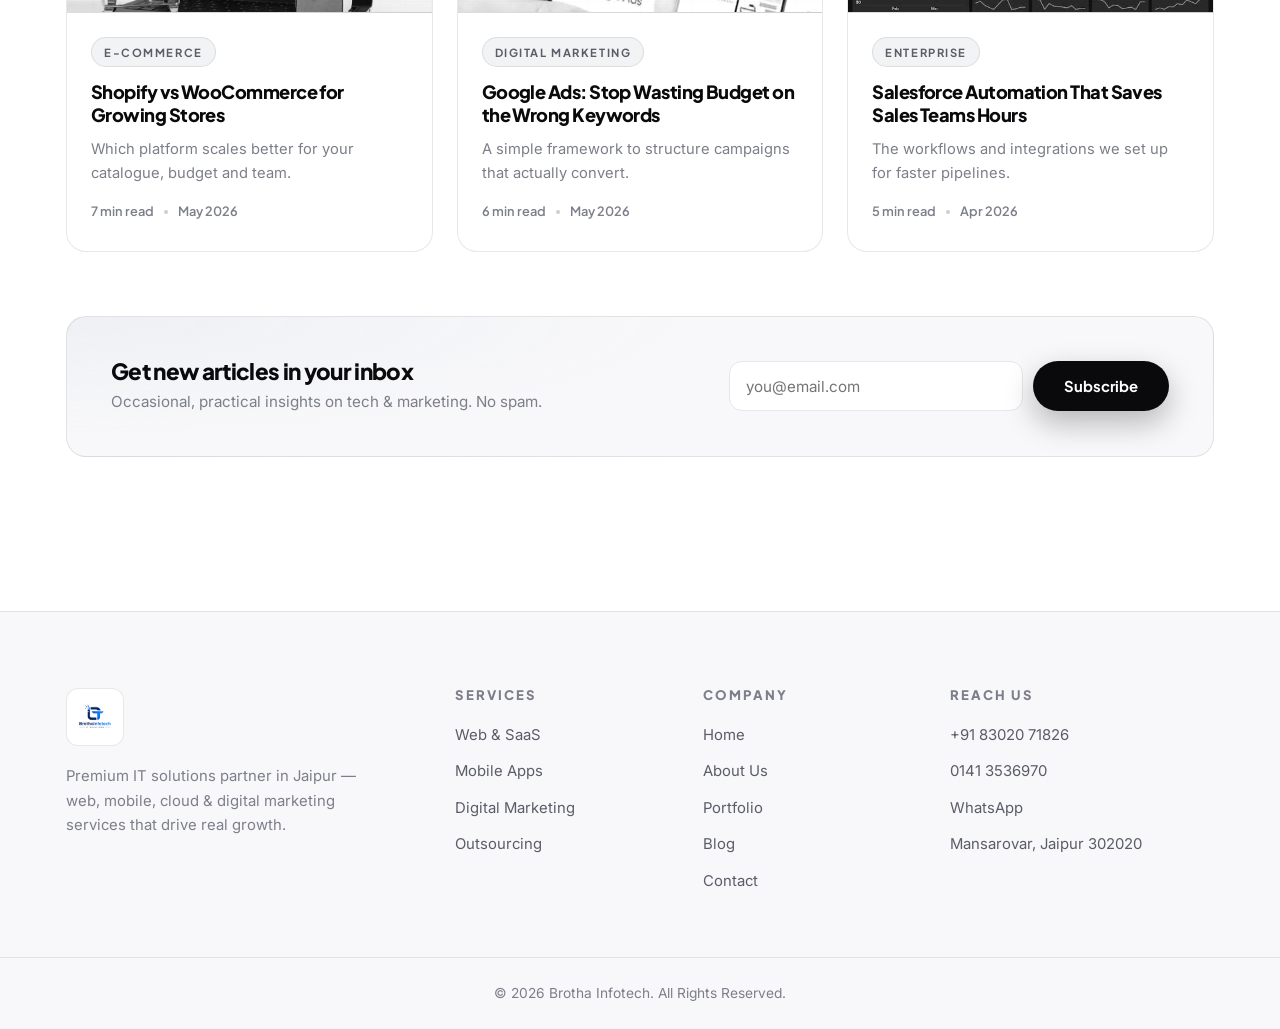
<file: blog.html>
<!DOCTYPE html>
<html lang="en">
<head>
  <meta charset="UTF-8" />
  <meta name="viewport" content="width=device-width, initial-scale=1.0" />
  <meta name="description" content="Brotha Infotech Blog — insights, guides and updates on web development, SaaS, mobile apps, cloud, SEO and digital marketing from our Jaipur team." />
  <meta name="keywords" content="Brotha Infotech Blog, IT Blog, Web Development Tips, SEO Guides, SaaS, Mobile App Development, Jaipur" />
  <meta name="author" content="Brotha Infotech" />

  <meta property="og:title" content="Blog — Brotha Infotech" />
  <meta property="og:description" content="Insights and guides on web, mobile, cloud and digital marketing from Brotha Infotech." />
  <meta property="og:type" content="website" />

  <title>Blog — Brotha Infotech | Insights &amp; Guides</title>

  <link rel="preconnect" href="https://fonts.googleapis.com" />
  <link rel="preconnect" href="https://fonts.gstatic.com" crossorigin />
  <link href="https://fonts.googleapis.com/css2?family=Plus+Jakarta+Sans:wght@400;500;600;700;800&family=Inter:wght@400;500;600&display=swap" rel="stylesheet" />
  <link rel="stylesheet" href="styles.css" />
  <link rel="icon" href="assets/logo.png" type="image/png" />
</head>
<body>
  <div class="grain" aria-hidden="true"></div>

  <!-- ============ NAVBAR ============ -->
  <header class="navbar" id="navbar">
    <div class="container nav-inner">
      <a href="index.html" class="brand">
        <img src="assets/logo.png" alt="Brotha Infotech Logo" class="brand-logo" />
        <span class="brand-text">Brotha<span class="brand-accent">infotech</span></span>
      </a>
      <nav class="nav-links" id="navLinks">
        <a href="index.html">Home</a>
        <a href="about.html">About</a>
        <a href="technologies.html">Technologies</a>
        <a href="services.html">Services</a>
        <a href="portfolio.html">Portfolio</a>
        <a href="blog.html" class="active">Blog</a>
        <a href="contact.html">Contact</a>
        <a href="contact.html" class="btn btn-nav nav-menu-cta">Get a Quote</a>
      </nav>
      <div class="nav-right">
        <a href="contact.html" class="btn btn-nav nav-cta">
          <span class="btn-ico"><img src="assets/nav-icon.png" alt="" /></span>
          <span class="nav-cta-text">Get a Quote</span>
        </a>
        <button class="nav-toggle" id="navToggle" aria-label="Menu">
          <span></span><span></span><span></span>
        </button>
      </div>
    </div>
  </header>

  <!-- ============ PAGE HERO ============ -->
  <section class="page-hero">
    <div class="container">
      <div class="breadcrumb reveal">
        <a href="index.html">Home</a><span>/</span><span class="current">Blog</span>
      </div>
      <h1 class="reveal">Insights &amp; <span class="grad-text">Guides</span></h1>
      <p class="reveal">Practical articles on web &amp; SaaS, mobile, cloud and digital marketing — written by the team that builds them.</p>
    </div>
  </section>

  <!-- ============ BLOG ============ -->
  <section class="section blog" id="blog" style="padding-top:70px;">
    <div class="container">
      <!-- Featured post -->
      <article class="blog-featured reveal">
        <div class="blog-featured-thumb"><img src="assets/software-development-team-coding.avif" alt="Choosing a SaaS tech stack" loading="lazy" /></div>
        <div class="blog-featured-body">
          <span class="work-tag">Web &amp; SaaS</span>
          <h2>How to Choose the Right Tech Stack for Your SaaS Product</h2>
          <p>MERN, MEAN, WordPress or a headless setup? We break down how we pick the right foundation based on scale, budget and time-to-market — so your product grows without expensive rewrites later.</p>
          <div class="blog-meta">
            <span>Brotha Infotech</span><i></i><span>8 min read</span><i></i><span>Jul 2026</span>
          </div>
          <a href="contact.html" class="btn btn-ghost">Read More &rarr;</a>
        </div>
      </article>

      <!-- Post grid -->
      <div class="grid blog-grid">
        <article class="blog-card reveal">
          <div class="blog-thumb"><img src="assets/SEO-img.png" alt="On-page SEO tips" loading="lazy" /></div>
          <div class="blog-body">
            <span class="work-tag">Digital Marketing</span>
            <h3>10 On-Page SEO Wins You Can Ship This Week</h3>
            <p>Quick, high-impact SEO fixes that move rankings without a full redesign.</p>
            <div class="blog-meta"><span>5 min read</span><i></i><span>Jul 2026</span></div>
          </div>
        </article>

        <article class="blog-card reveal">
          <div class="blog-thumb"><img src="assets/app-development.png" alt="Native vs hybrid apps" loading="lazy" /></div>
          <div class="blog-body">
            <span class="work-tag">Mobile</span>
            <h3>Native vs Hybrid Apps: What&rsquo;s Right in 2026?</h3>
            <p>A clear, no-jargon comparison to help you decide before you build.</p>
            <div class="blog-meta"><span>6 min read</span><i></i><span>Jun 2026</span></div>
          </div>
        </article>

        <article class="blog-card reveal">
          <div class="blog-thumb"><img src="assets/cloud-computing-business.jpg" alt="Microsoft 365 for business" loading="lazy" /></div>
          <div class="blog-body">
            <span class="work-tag">Cloud</span>
            <h3>Why Your Business Should Move to Microsoft 365</h3>
            <p>Security, collaboration and cost — the real benefits beyond email.</p>
            <div class="blog-meta"><span>4 min read</span><i></i><span>Jun 2026</span></div>
          </div>
        </article>

        <article class="blog-card reveal">
          <div class="blog-thumb"><img src="assets/online-storeimg.png" alt="Shopify vs WooCommerce" loading="lazy" /></div>
          <div class="blog-body">
            <span class="work-tag">E-Commerce</span>
            <h3>Shopify vs WooCommerce for Growing Stores</h3>
            <p>Which platform scales better for your catalogue, budget and team.</p>
            <div class="blog-meta"><span>7 min read</span><i></i><span>May 2026</span></div>
          </div>
        </article>

        <article class="blog-card reveal">
          <div class="blog-thumb"><img src="assets/google-ads-ppc-marketing.jpg" alt="Google Ads keyword strategy" loading="lazy" /></div>
          <div class="blog-body">
            <span class="work-tag">Digital Marketing</span>
            <h3>Google Ads: Stop Wasting Budget on the Wrong Keywords</h3>
            <p>A simple framework to structure campaigns that actually convert.</p>
            <div class="blog-meta"><span>6 min read</span><i></i><span>May 2026</span></div>
          </div>
        </article>

        <article class="blog-card reveal">
          <div class="blog-thumb"><img src="assets/sales-team-crm-dashboard.jpg" alt="Salesforce automation" loading="lazy" /></div>
          <div class="blog-body">
            <span class="work-tag">Enterprise</span>
            <h3>Salesforce Automation That Saves Sales Teams Hours</h3>
            <p>The workflows and integrations we set up for faster pipelines.</p>
            <div class="blog-meta"><span>5 min read</span><i></i><span>Apr 2026</span></div>
          </div>
        </article>
      </div>

      <!-- Newsletter -->
      <div class="blog-subscribe reveal">
        <div>
          <h3>Get new articles in your inbox</h3>
          <p>Occasional, practical insights on tech &amp; marketing. No spam.</p>
        </div>
        <form class="subscribe-form" id="subscribeForm" novalidate>
          <input type="email" id="subscribeEmail" name="email" placeholder="you@email.com" aria-label="Email address" required />
          <button type="submit" class="btn btn-primary">Subscribe</button>
        </form>
      </div>
      <p class="form-note" id="subscribeNote" style="max-width:520px;margin:14px auto 0;"></p>
    </div>
  </section>

  <!-- ============ FOOTER ============ -->
  <footer class="footer">
    <div class="container footer-inner">
      <div class="footer-brand">
        <img src="assets/logo.png" alt="Brotha Infotech" class="footer-logo" />
        <p>Premium IT solutions partner in Jaipur — web, mobile, cloud &amp; digital marketing services that drive real growth.</p>
      </div>
      <div class="footer-col">
        <h4>Services</h4>
        <a href="services.html">Web &amp; SaaS</a>
        <a href="services.html">Mobile Apps</a>
        <a href="services.html">Digital Marketing</a>
        <a href="services.html">Outsourcing</a>
      </div>
      <div class="footer-col">
        <h4>Company</h4>
        <a href="index.html">Home</a>
        <a href="about.html">About Us</a>
        <a href="portfolio.html">Portfolio</a>
        <a href="blog.html">Blog</a>
        <a href="contact.html">Contact</a>
      </div>
      <div class="footer-col">
        <h4>Reach Us</h4>
        <a href="tel:+918302071826">+91 83020 71826</a>
        <a href="tel:01413536970">0141 3536970</a>
        <a href="https://wa.me/918302071826" target="_blank" rel="noopener">WhatsApp</a>
        <span>Mansarovar, Jaipur 302020</span>
      </div>
    </div>
    <div class="footer-bottom">
      <div class="container">
        <p>&copy; <span id="year"></span> Brotha Infotech. All Rights Reserved.</p>
      </div>
    </div>
  </footer>

  <!-- ============ FLOATING WHATSAPP ============ -->
  <a href="https://wa.me/918302071826?text=Hi%20Brotha%20Infotech,%20I%20want%20to%20know%20more%20about%20your%20services."
     class="wa-float" target="_blank" rel="noopener" aria-label="Chat on WhatsApp">
    <svg viewBox="0 0 32 32" width="30" height="30" fill="#fff">
      <path d="M16 .396C7.164.396.004 7.557.004 16.393c0 2.885.755 5.598 2.077 7.947L.16 31.6l7.46-1.955a15.9 15.9 0 0 0 8.38 2.37h.007c8.836 0 15.996-7.16 15.996-15.996C31.996 7.557 24.836.396 16 .396zm0 29.208a13.2 13.2 0 0 1-6.72-1.84l-.482-.287-4.427 1.16 1.18-4.315-.314-.497a13.16 13.16 0 0 1-2.02-7.032c0-7.29 5.932-13.223 13.23-13.223 3.534 0 6.855 1.377 9.354 3.877a13.15 13.15 0 0 1 3.87 9.354c-.003 7.29-5.935 13.223-13.244 13.223zm7.252-9.902c-.397-.198-2.35-1.16-2.714-1.29-.364-.135-.63-.198-.895.2-.265.396-1.026 1.288-1.258 1.552-.232.265-.463.298-.86.1-.397-.2-1.676-.618-3.193-1.97-1.18-1.052-1.976-2.35-2.208-2.747-.232-.397-.025-.612.174-.81.18-.178.397-.463.595-.695.2-.232.265-.397.397-.662.132-.265.066-.497-.033-.695-.1-.198-.895-2.155-1.226-2.95-.323-.775-.65-.67-.895-.683l-.762-.013c-.265 0-.695.1-1.06.497-.364.397-1.39 1.36-1.39 3.317s1.424 3.848 1.622 4.113c.198.265 2.8 4.276 6.783 5.996.948.41 1.688.653 2.265.836.952.302 1.818.26 2.503.158.764-.114 2.35-.96 2.682-1.887.33-.926.33-1.72.232-1.887-.1-.165-.365-.265-.762-.463z"/>
    </svg>
  </a>

  <script src="script.js"></script>
</body>
</html>
</file>
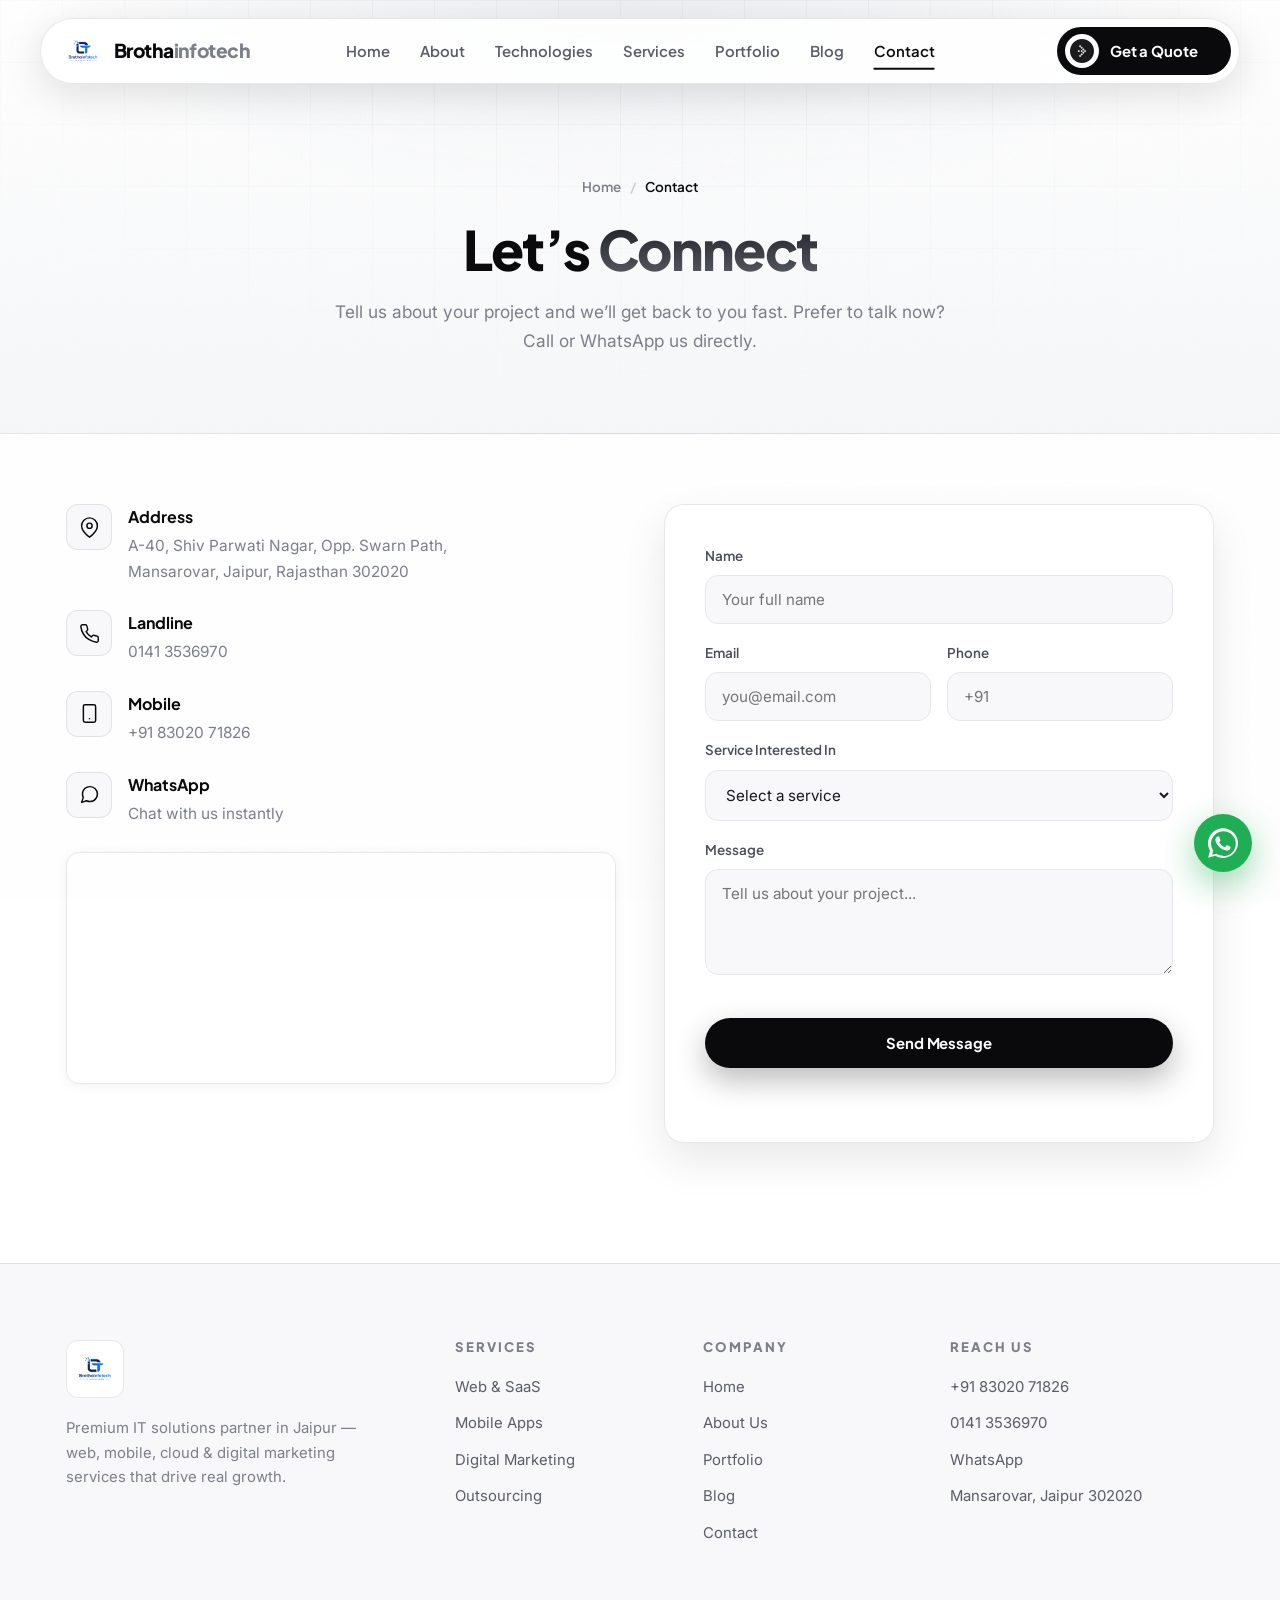
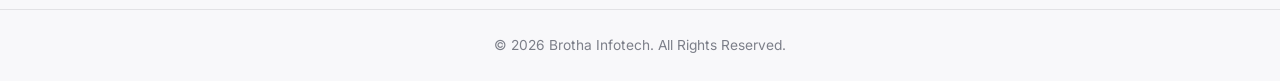
<file: contact.html>
<!DOCTYPE html>
<html lang="en">
<head>
  <meta charset="UTF-8" />
  <meta name="viewport" content="width=device-width, initial-scale=1.0" />
  <meta name="description" content="Contact Brotha Infotech — A-40, Shiv Parwati Nagar, Opp. Swarn Path, Mansarovar, Jaipur 302020. Call 0141 3536970 or WhatsApp +91 83020 71826 for web, mobile, cloud & digital marketing." />
  <meta name="author" content="Brotha Infotech" />
  <title>Contact Us — Brotha Infotech | Jaipur</title>

  <link rel="preconnect" href="https://fonts.googleapis.com" />
  <link rel="preconnect" href="https://fonts.gstatic.com" crossorigin />
  <link href="https://fonts.googleapis.com/css2?family=Plus+Jakarta+Sans:wght@400;500;600;700;800&family=Inter:wght@400;500;600&display=swap" rel="stylesheet" />
  <link rel="stylesheet" href="styles.css" />
  <link rel="icon" href="assets/logo.png" type="image/png" />

  <!-- Google reCAPTCHA v2 -->
  <script src="https://www.google.com/recaptcha/api.js" async defer></script>
</head>
<body>
  <div class="grain" aria-hidden="true"></div>

  <!-- ============ NAVBAR ============ -->
  <header class="navbar" id="navbar">
    <div class="container nav-inner">
      <a href="index.html" class="brand">
        <img src="assets/logo.png" alt="Brotha Infotech Logo" class="brand-logo" />
        <span class="brand-text">Brotha<span class="brand-accent">infotech</span></span>
      </a>
      <nav class="nav-links" id="navLinks">
        <a href="index.html">Home</a>
       <a href="about.html">About</a>
        <a href="technologies.html">Technologies</a>
     
          <a href="services.html">Services</a>
        <a href="portfolio.html">Portfolio</a>
        <a href="blog.html">Blog</a>
        <a href="contact.html" class="active">Contact</a>
        <a href="contact.html" class="btn btn-nav nav-menu-cta">Get a Quote</a>
      </nav>
      <div class="nav-right">
        <a href="contact.html" class="btn btn-nav nav-cta">
          <span class="btn-ico"><img src="assets/nav-icon.png" alt="" /></span>
          <span class="nav-cta-text">Get a Quote</span>
        </a>
        <button class="nav-toggle" id="navToggle" aria-label="Menu">
          <span></span><span></span><span></span>
        </button>
      </div>
    </div>
  </header>

  <!-- ============ PAGE HERO ============ -->
  <section class="page-hero">
    <div class="container">
      <div class="breadcrumb reveal">
        <a href="index.html">Home</a><span>/</span><span class="current">Contact</span>
      </div>
      <h1 class="reveal">Let&rsquo;s <span class="grad-text">Connect</span></h1>
      <p class="reveal">Tell us about your project and we&rsquo;ll get back to you fast. Prefer to talk now? Call or WhatsApp us directly.</p>
    </div>
  </section>

  <!-- ============ CONTACT ============ -->
  <section class="section contact" id="contact" style="padding-top:70px;">
    <div class="container">
      <div class="contact-grid">
        <div class="contact-info reveal">
          <div class="info-item">
            <span class="info-ico"><svg viewBox="0 0 24 24"><path d="M21 10c0 7-9 13-9 13s-9-6-9-13a9 9 0 0 1 18 0z"/><circle cx="12" cy="10" r="3"/></svg></span>
            <div><strong>Address</strong><p>A-40, Shiv Parwati Nagar, Opp. Swarn Path,<br />Mansarovar, Jaipur, Rajasthan 302020</p></div>
          </div>
          <div class="info-item">
            <span class="info-ico"><svg viewBox="0 0 24 24"><path d="M22 16.92v3a2 2 0 0 1-2.18 2 19.79 19.79 0 0 1-8.63-3.07 19.5 19.5 0 0 1-6-6 19.79 19.79 0 0 1-3.07-8.67A2 2 0 0 1 4.11 2h3a2 2 0 0 1 2 1.72 12.84 12.84 0 0 0 .7 2.81 2 2 0 0 1-.45 2.11L8.09 9.91a16 16 0 0 0 6 6l1.27-1.27a2 2 0 0 1 2.11-.45 12.84 12.84 0 0 0 2.81.7A2 2 0 0 1 22 16.92z"/></svg></span>
            <div><strong>Landline</strong><p><a href="tel:01413536970">0141 3536970</a></p></div>
          </div>
          <div class="info-item">
            <span class="info-ico"><svg viewBox="0 0 24 24"><rect x="5" y="2" width="14" height="20" rx="2"/><line x1="12" y1="18" x2="12.01" y2="18"/></svg></span>
            <div><strong>Mobile</strong><p><a href="tel:+918302071826">+91 83020 71826</a></p></div>
          </div>
          <div class="info-item">
            <span class="info-ico"><svg viewBox="0 0 24 24"><path d="M21 11.5a8.38 8.38 0 0 1-.9 3.8 8.5 8.5 0 0 1-7.6 4.7 8.38 8.38 0 0 1-3.8-.9L3 21l1.9-5.7a8.38 8.38 0 0 1-.9-3.8 8.5 8.5 0 0 1 4.7-7.6 8.38 8.38 0 0 1 3.8-.9h.5a8.48 8.48 0 0 1 8 8v.5z"/></svg></span>
            <div><strong>WhatsApp</strong><p><a href="https://wa.me/918302071826" target="_blank" rel="noopener">Chat with us instantly</a></p></div>
          </div>

          <div class="map-wrap">
            <iframe
              title="Brotha Infotech Location"
              src="https://www.google.com/maps?q=Mansarovar,Jaipur,Rajasthan%20302020&output=embed"
              loading="lazy"
              referrerpolicy="no-referrer-when-downgrade"></iframe>
          </div>
        </div>

        <form class="contact-form reveal" id="contactForm" novalidate>
          <div class="field">
            <label for="name">Name</label>
            <input type="text" id="name" name="name" placeholder="Your full name" required />
          </div>
          <div class="field-row">
            <div class="field">
              <label for="email">Email</label>
              <input type="email" id="email" name="email" placeholder="you@email.com" required />
            </div>
            <div class="field">
              <label for="phone">Phone</label>
              <input type="tel" id="phone" name="phone" placeholder="+91" />
            </div>
          </div>
          <div class="field">
            <label for="service">Service Interested In</label>
            <select id="service" name="service">
              <option value="">Select a service</option>
              <option>Web App / SaaS</option>
              <option>Mobile App Development</option>
              <option>Digital Marketing (SEO/SMO/SMM/Ads)</option>
              <option>WordPress / Shopify</option>
              <option>Salesforce / Microsoft 365</option>
              <option>Resource Outsourcing</option>
            </select>
          </div>
          <div class="field">
            <label for="message">Message</label>
            <textarea id="message" name="message" rows="4" placeholder="Tell us about your project..."></textarea>
          </div>

          <!-- reCAPTCHA v2 — Brotha Infotech site key -->
          <div class="field captcha-field">
            <div class="g-recaptcha" data-sitekey="6LfnHUotAAAAAKVT6P-cD7DcFFo5ktPmSN9zsYbP"></div>
          </div>

          <button type="submit" class="btn btn-primary full">Send Message</button>
          <p class="form-note" id="formNote"></p>
        </form>
      </div>
    </div>
  </section>

  <!-- ============ FOOTER ============ -->
  <footer class="footer">
    <div class="container footer-inner">
      <div class="footer-brand">
        <img src="assets/logo.png" alt="Brotha Infotech" class="footer-logo" />
        <p>Premium IT solutions partner in Jaipur — web, mobile, cloud &amp; digital marketing services that drive real growth.</p>
      </div>
      <div class="footer-col">
        <h4>Services</h4>
        <a href="services.html#web">Web &amp; SaaS</a>
        <a href="services.html#mobile">Mobile Apps</a>
        <a href="services.html#marketing">Digital Marketing</a>
        <a href="services.html#outsourcing">Outsourcing</a>
      </div>
      <div class="footer-col">
        <h4>Company</h4>
        <a href="index.html">Home</a>
        <a href="about.html">About Us</a>
        <a href="portfolio.html">Portfolio</a>
        <a href="blog.html">Blog</a>
        <a href="contact.html">Contact</a>
      </div>
      <div class="footer-col">
        <h4>Reach Us</h4>
        <a href="tel:+918302071826">+91 83020 71826</a>
        <a href="tel:01413536970">0141 3536970</a>
        <a href="https://wa.me/918302071826" target="_blank" rel="noopener">WhatsApp</a>
        <span>Mansarovar, Jaipur 302020</span>
      </div>
    </div>
    <div class="footer-bottom">
      <div class="container">
        <p>&copy; <span id="year"></span> Brotha Infotech. All Rights Reserved.</p>
      </div>
    </div>
  </footer>

  <!-- ============ FLOATING WHATSAPP ============ -->
  <a href="https://wa.me/918302071826?text=Hi%20Brotha%20Infotech,%20I%20want%20to%20know%20more%20about%20your%20services."
     class="wa-float" target="_blank" rel="noopener" aria-label="Chat on WhatsApp">
    <svg viewBox="0 0 32 32" width="30" height="30" fill="#fff">
      <path d="M16 .396C7.164.396.004 7.557.004 16.393c0 2.885.755 5.598 2.077 7.947L.16 31.6l7.46-1.955a15.9 15.9 0 0 0 8.38 2.37h.007c8.836 0 15.996-7.16 15.996-15.996C31.996 7.557 24.836.396 16 .396zm0 29.208a13.2 13.2 0 0 1-6.72-1.84l-.482-.287-4.427 1.16 1.18-4.315-.314-.497a13.16 13.16 0 0 1-2.02-7.032c0-7.29 5.932-13.223 13.23-13.223 3.534 0 6.855 1.377 9.354 3.877a13.15 13.15 0 0 1 3.87 9.354c-.003 7.29-5.935 13.223-13.244 13.223zm7.252-9.902c-.397-.198-2.35-1.16-2.714-1.29-.364-.135-.63-.198-.895.2-.265.396-1.026 1.288-1.258 1.552-.232.265-.463.298-.86.1-.397-.2-1.676-.618-3.193-1.97-1.18-1.052-1.976-2.35-2.208-2.747-.232-.397-.025-.612.174-.81.18-.178.397-.463.595-.695.2-.232.265-.397.397-.662.132-.265.066-.497-.033-.695-.1-.198-.895-2.155-1.226-2.95-.323-.775-.65-.67-.895-.683l-.762-.013c-.265 0-.695.1-1.06.497-.364.397-1.39 1.36-1.39 3.317s1.424 3.848 1.622 4.113c.198.265 2.8 4.276 6.783 5.996.948.41 1.688.653 2.265.836.952.302 1.818.26 2.503.158.764-.114 2.35-.96 2.682-1.887.33-.926.33-1.72.232-1.887-.1-.165-.365-.265-.762-.463z"/>
    </svg>
  </a>

  <script src="script.js"></script>
</body>
</html>
</file>
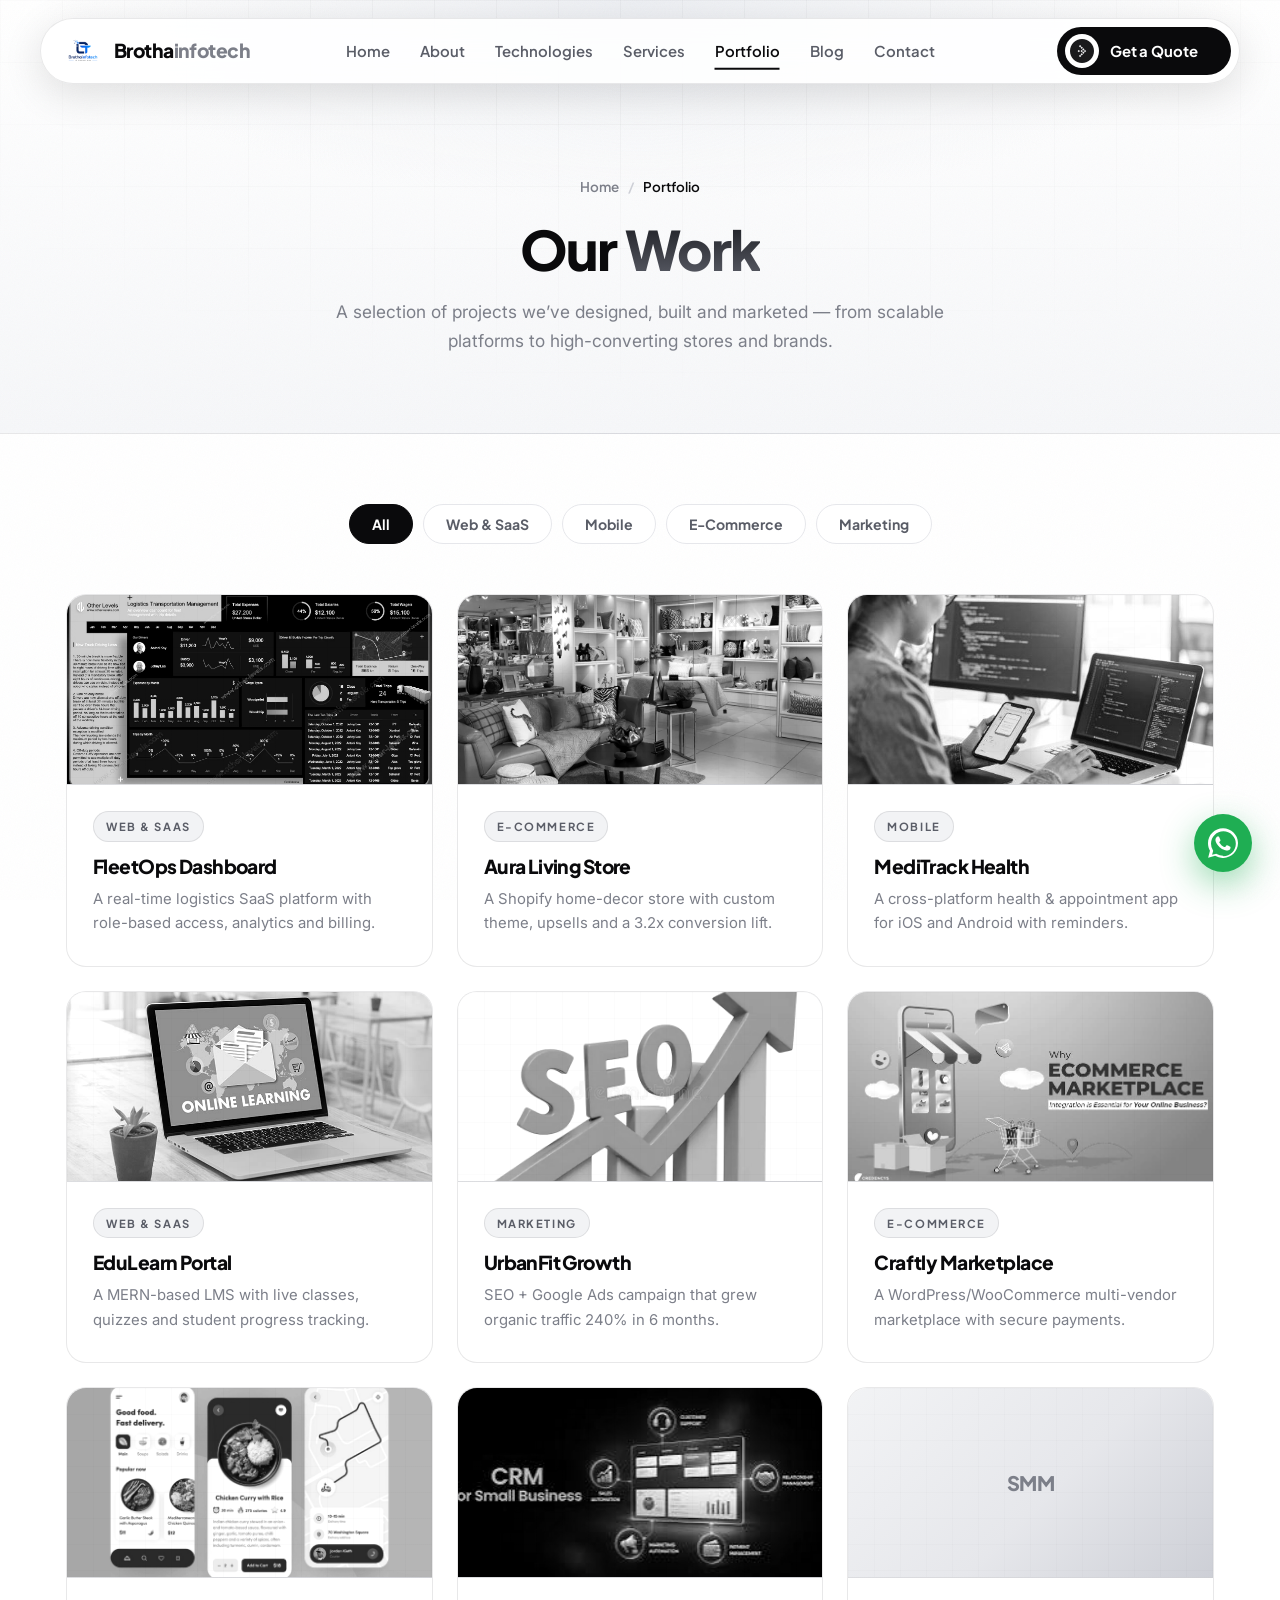
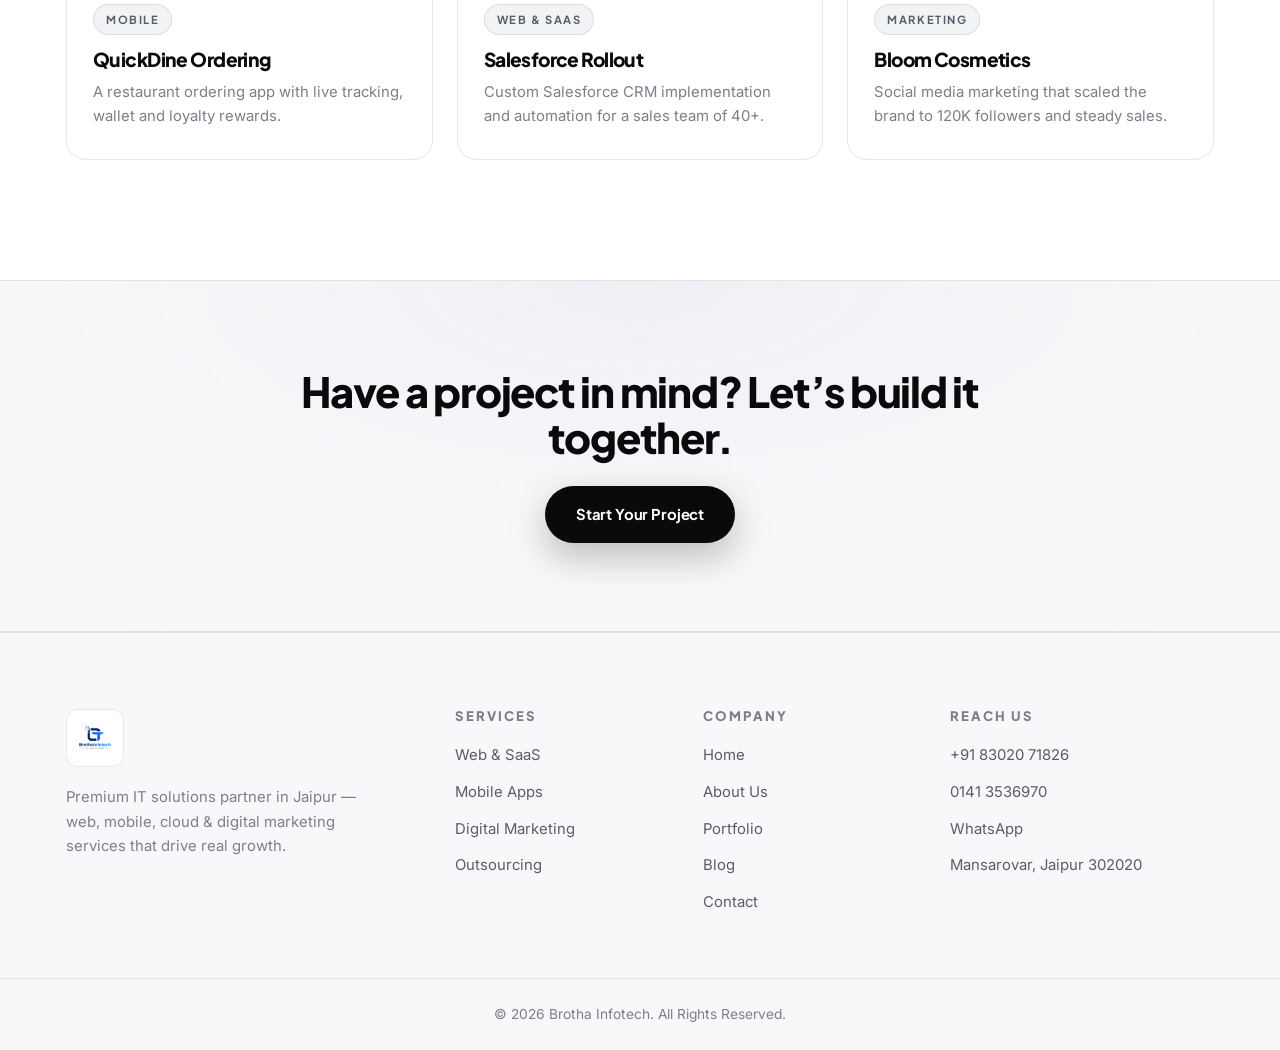
<file: portfolio.html>
<!DOCTYPE html>
<html lang="en">
<head>
  <meta charset="UTF-8" />
  <meta name="viewport" content="width=device-width, initial-scale=1.0" />
  <meta name="description" content="Portfolio of Brotha Infotech — web & SaaS platforms, mobile apps, e-commerce stores and digital marketing projects delivered for clients across industries from Jaipur." />
  <meta name="keywords" content="Brotha Infotech Portfolio, Web Development Projects, Mobile App Portfolio, Case Studies, Jaipur IT Company" />
  <meta name="author" content="Brotha Infotech" />

  <meta property="og:title" content="Portfolio — Brotha Infotech" />
  <meta property="og:description" content="A selection of web, mobile, e-commerce and marketing projects delivered by Brotha Infotech." />
  <meta property="og:type" content="website" />

  <title>Portfolio — Brotha Infotech | Our Work</title>

  <link rel="preconnect" href="https://fonts.googleapis.com" />
  <link rel="preconnect" href="https://fonts.gstatic.com" crossorigin />
  <link href="https://fonts.googleapis.com/css2?family=Plus+Jakarta+Sans:wght@400;500;600;700;800&family=Inter:wght@400;500;600&display=swap" rel="stylesheet" />
  <link rel="stylesheet" href="styles.css" />
  <link rel="icon" href="assets/logo.png" type="image/png" />
</head>
<body>
  <div class="grain" aria-hidden="true"></div>

  <!-- ============ NAVBAR ============ -->
  <header class="navbar" id="navbar">
    <div class="container nav-inner">
      <a href="index.html" class="brand">
        <img src="assets/logo.png" alt="Brotha Infotech Logo" class="brand-logo" />
        <span class="brand-text">Brotha<span class="brand-accent">infotech</span></span>
      </a>
      <nav class="nav-links" id="navLinks">
        <a href="index.html">Home</a>
        <a href="about.html">About</a>
        <a href="technologies.html">Technologies</a>
        <a href="services.html">Services</a>
        <a href="portfolio.html" class="active">Portfolio</a>
        <a href="blog.html">Blog</a>
        <a href="contact.html">Contact</a>
        <a href="contact.html" class="btn btn-nav nav-menu-cta">Get a Quote</a>
      </nav>
      <div class="nav-right">
        <a href="contact.html" class="btn btn-nav nav-cta">
          <span class="btn-ico"><img src="assets/nav-icon.png" alt="" /></span>
          <span class="nav-cta-text">Get a Quote</span>
        </a>
        <button class="nav-toggle" id="navToggle" aria-label="Menu">
          <span></span><span></span><span></span>
        </button>
      </div>
    </div>
  </header>

  <!-- ============ PAGE HERO ============ -->
  <section class="page-hero">
    <div class="container">
      <div class="breadcrumb reveal">
        <a href="index.html">Home</a><span>/</span><span class="current">Portfolio</span>
      </div>
      <h1 class="reveal">Our <span class="grad-text">Work</span></h1>
      <p class="reveal">A selection of projects we&rsquo;ve designed, built and marketed — from scalable platforms to high-converting stores and brands.</p>
    </div>
  </section>

  <!-- ============ PORTFOLIO ============ -->
  <section class="section portfolio" id="portfolio" style="padding-top:70px;">
    <div class="container">
      <!-- Filter tabs -->
      <div class="portfolio-filters reveal" id="portfolioFilters">
        <button class="filter-btn active" data-filter="all">All</button>
        <button class="filter-btn" data-filter="web">Web &amp; SaaS</button>
        <button class="filter-btn" data-filter="mobile">Mobile</button>
        <button class="filter-btn" data-filter="ecommerce">E-Commerce</button>
        <button class="filter-btn" data-filter="marketing">Marketing</button>
      </div>

      <div class="grid portfolio-grid" id="portfolioGrid">
        <article class="work-card reveal" data-cat="web">
          <div class="work-thumb"><img src="assets/logistics-dashboard.webp" alt="FleetOps SaaS dashboard" loading="lazy" /></div>
          <div class="work-body">
            <span class="work-tag">Web &amp; SaaS</span>
            <h3>FleetOps Dashboard</h3>
            <p>A real-time logistics SaaS platform with role-based access, analytics and billing.</p>
          </div>
        </article>

        <article class="work-card reveal" data-cat="ecommerce">
          <div class="work-thumb"><img src="assets/home-decor-online-shopping.webp" alt="Aura Living online store" loading="lazy" /></div>
          <div class="work-body">
            <span class="work-tag">E-Commerce</span>
            <h3>Aura Living Store</h3>
            <p>A Shopify home-decor store with custom theme, upsells and a 3.2x conversion lift.</p>
          </div>
        </article>

        <article class="work-card reveal" data-cat="mobile">
          <div class="work-thumb"><img src="assets/app-development.png" alt="MediTrack health mobile app" loading="lazy" /></div>
          <div class="work-body">
            <span class="work-tag">Mobile</span>
            <h3>MediTrack Health</h3>
            <p>A cross-platform health &amp; appointment app for iOS and Android with reminders.</p>
          </div>
        </article>

        <article class="work-card reveal" data-cat="web">
          <div class="work-thumb"><img src="assets/online-learning-laptop.jpg" alt="EduLearn learning portal" loading="lazy" /></div>
          <div class="work-body">
            <span class="work-tag">Web &amp; SaaS</span>
            <h3>EduLearn Portal</h3>
            <p>A MERN-based LMS with live classes, quizzes and student progress tracking.</p>
          </div>
        </article>

        <article class="work-card reveal" data-cat="marketing">
          <div class="work-thumb"><img src="assets/seo-growth-chart.webp" alt="UrbanFit SEO growth campaign" loading="lazy" /></div>
          <div class="work-body">
            <span class="work-tag">Marketing</span>
            <h3>UrbanFit Growth</h3>
            <p>SEO + Google Ads campaign that grew organic traffic 240% in 6 months.</p>
          </div>
        </article>

        <article class="work-card reveal" data-cat="ecommerce">
          <div class="work-thumb"><img src="assets/commerce-marketplace.jpg" alt="Craftly multi-vendor marketplace" loading="lazy" /></div>
          <div class="work-body">
            <span class="work-tag">E-Commerce</span>
            <h3>Craftly Marketplace</h3>
            <p>A WordPress/WooCommerce multi-vendor marketplace with secure payments.</p>
          </div>
        </article>

        <article class="work-card reveal" data-cat="mobile">
          <div class="work-thumb"><img src="assets/food-ordering-app.png" alt="QuickDine ordering app" loading="lazy" /></div>
          <div class="work-body">
            <span class="work-tag">Mobile</span>
            <h3>QuickDine Ordering</h3>
            <p>A restaurant ordering app with live tracking, wallet and loyalty rewards.</p>
          </div>
        </article>

        <article class="work-card reveal" data-cat="web">
          <div class="work-thumb"><img src="assets/crm-software-team.jpg" alt="Salesforce CRM rollout" loading="lazy" /></div>
          <div class="work-body">
            <span class="work-tag">Web &amp; SaaS</span>
            <h3>Salesforce Rollout</h3>
            <p>Custom Salesforce CRM implementation and automation for a sales team of 40+.</p>
          </div>
        </article>

        <article class="work-card reveal" data-cat="marketing">
          <div class="work-thumb"><span class="work-mono">SMM</span></div>
          <div class="work-body">
            <span class="work-tag">Marketing</span>
            <h3>Bloom Cosmetics</h3>
            <p>Social media marketing that scaled the brand to 120K followers and steady sales.</p>
          </div>
        </article>
      </div>

      <p class="portfolio-empty" id="portfolioEmpty" hidden>No projects in this category yet.</p>
    </div>
  </section>

  <!-- ============ CTA BANNER ============ -->
  <section class="cta-banner reveal">
    <div class="container cta-inner">
      <h2>Have a project in mind? Let&rsquo;s build it together.</h2>
      <a href="contact.html" class="btn btn-primary">Start Your Project</a>
    </div>
  </section>

  <!-- ============ FOOTER ============ -->
  <footer class="footer">
    <div class="container footer-inner">
      <div class="footer-brand">
        <img src="assets/logo.png" alt="Brotha Infotech" class="footer-logo" />
        <p>Premium IT solutions partner in Jaipur — web, mobile, cloud &amp; digital marketing services that drive real growth.</p>
      </div>
      <div class="footer-col">
        <h4>Services</h4>
        <a href="services.html">Web &amp; SaaS</a>
        <a href="services.html">Mobile Apps</a>
        <a href="services.html">Digital Marketing</a>
        <a href="services.html">Outsourcing</a>
      </div>
      <div class="footer-col">
        <h4>Company</h4>
        <a href="index.html">Home</a>
        <a href="about.html">About Us</a>
        <a href="portfolio.html">Portfolio</a>
        <a href="blog.html">Blog</a>
        <a href="contact.html">Contact</a>
      </div>
      <div class="footer-col">
        <h4>Reach Us</h4>
        <a href="tel:+918302071826">+91 83020 71826</a>
        <a href="tel:01413536970">0141 3536970</a>
        <a href="https://wa.me/918302071826" target="_blank" rel="noopener">WhatsApp</a>
        <span>Mansarovar, Jaipur 302020</span>
      </div>
    </div>
    <div class="footer-bottom">
      <div class="container">
        <p>&copy; <span id="year"></span> Brotha Infotech. All Rights Reserved.</p>
      </div>
    </div>
  </footer>

  <!-- ============ FLOATING WHATSAPP ============ -->
  <a href="https://wa.me/918302071826?text=Hi%20Brotha%20Infotech,%20I%20want%20to%20know%20more%20about%20your%20services."
     class="wa-float" target="_blank" rel="noopener" aria-label="Chat on WhatsApp">
    <svg viewBox="0 0 32 32" width="30" height="30" fill="#fff">
      <path d="M16 .396C7.164.396.004 7.557.004 16.393c0 2.885.755 5.598 2.077 7.947L.16 31.6l7.46-1.955a15.9 15.9 0 0 0 8.38 2.37h.007c8.836 0 15.996-7.16 15.996-15.996C31.996 7.557 24.836.396 16 .396zm0 29.208a13.2 13.2 0 0 1-6.72-1.84l-.482-.287-4.427 1.16 1.18-4.315-.314-.497a13.16 13.16 0 0 1-2.02-7.032c0-7.29 5.932-13.223 13.23-13.223 3.534 0 6.855 1.377 9.354 3.877a13.15 13.15 0 0 1 3.87 9.354c-.003 7.29-5.935 13.223-13.244 13.223zm7.252-9.902c-.397-.198-2.35-1.16-2.714-1.29-.364-.135-.63-.198-.895.2-.265.396-1.026 1.288-1.258 1.552-.232.265-.463.298-.86.1-.397-.2-1.676-.618-3.193-1.97-1.18-1.052-1.976-2.35-2.208-2.747-.232-.397-.025-.612.174-.81.18-.178.397-.463.595-.695.2-.232.265-.397.397-.662.132-.265.066-.497-.033-.695-.1-.198-.895-2.155-1.226-2.95-.323-.775-.65-.67-.895-.683l-.762-.013c-.265 0-.695.1-1.06.497-.364.397-1.39 1.36-1.39 3.317s1.424 3.848 1.622 4.113c.198.265 2.8 4.276 6.783 5.996.948.41 1.688.653 2.265.836.952.302 1.818.26 2.503.158.764-.114 2.35-.96 2.682-1.887.33-.926.33-1.72.232-1.887-.1-.165-.365-.265-.762-.463z"/>
    </svg>
  </a>

  <script src="script.js"></script>
</body>
</html>
</file>
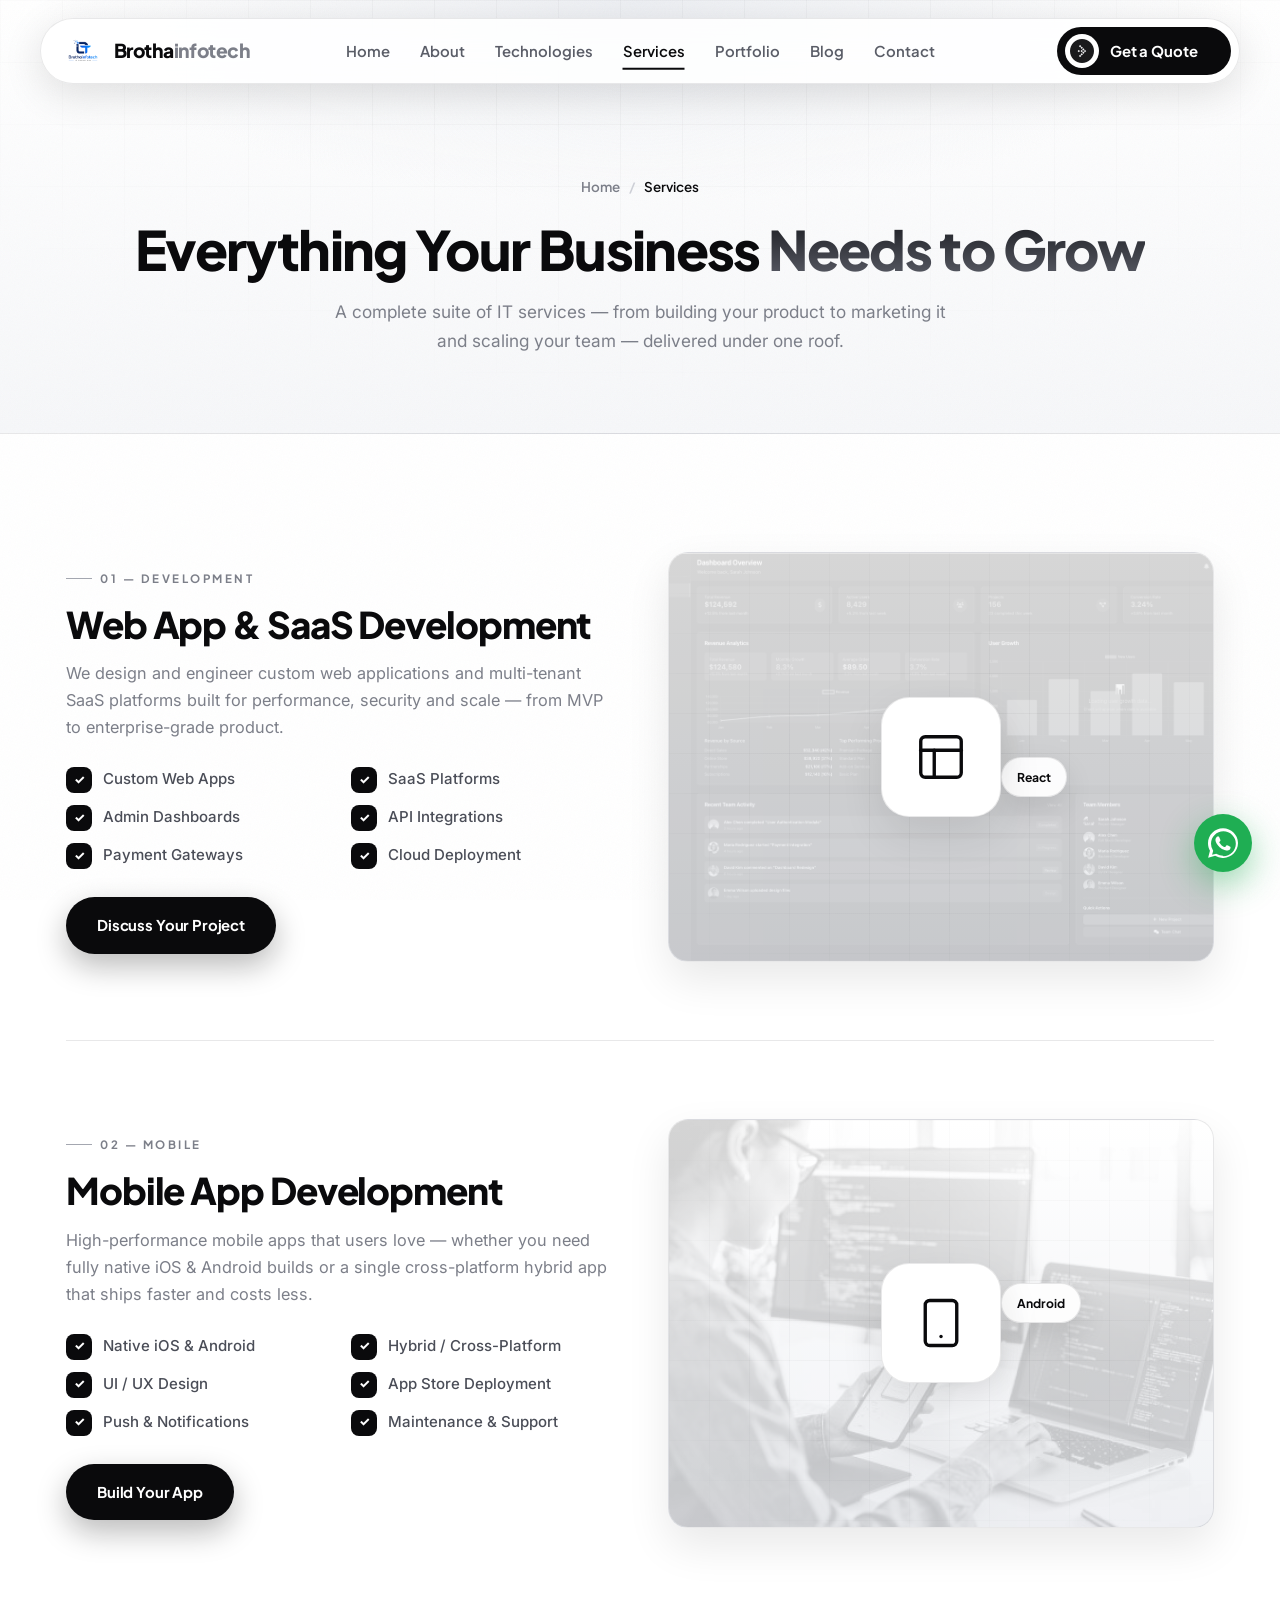
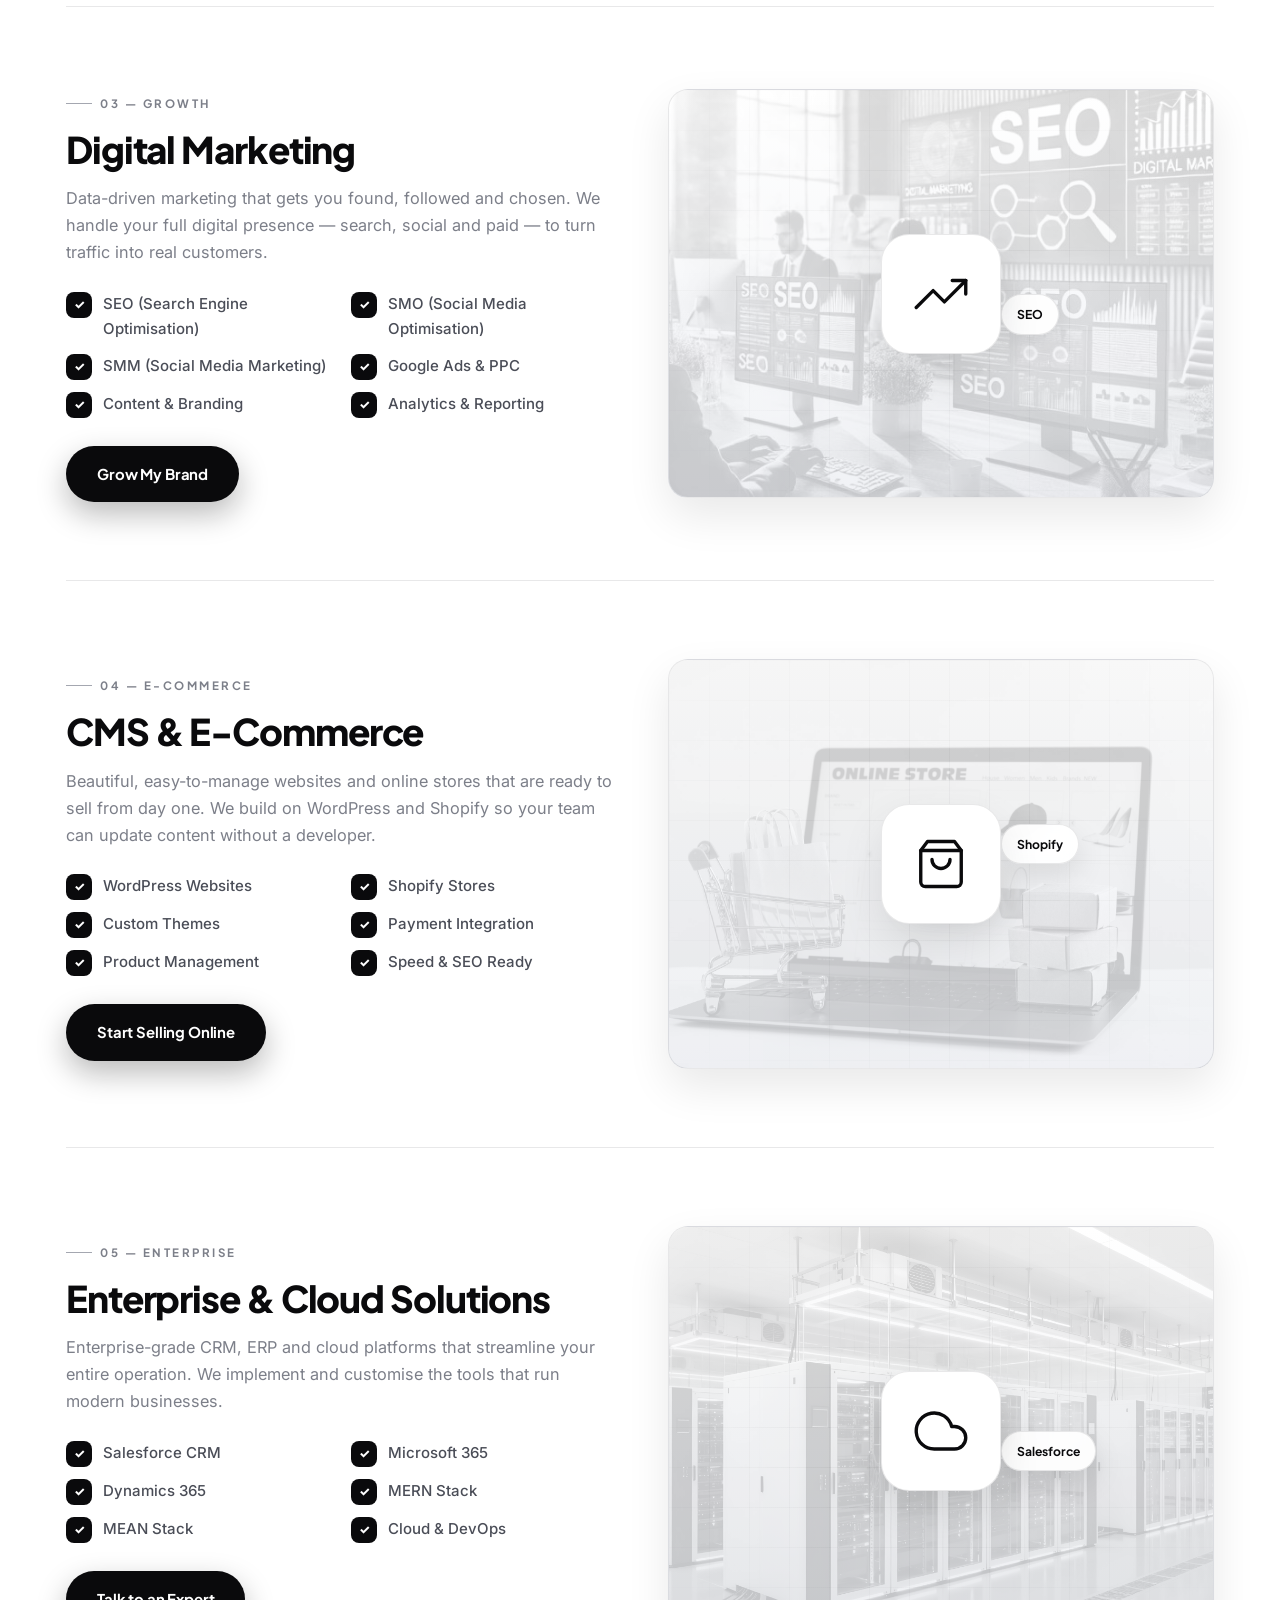
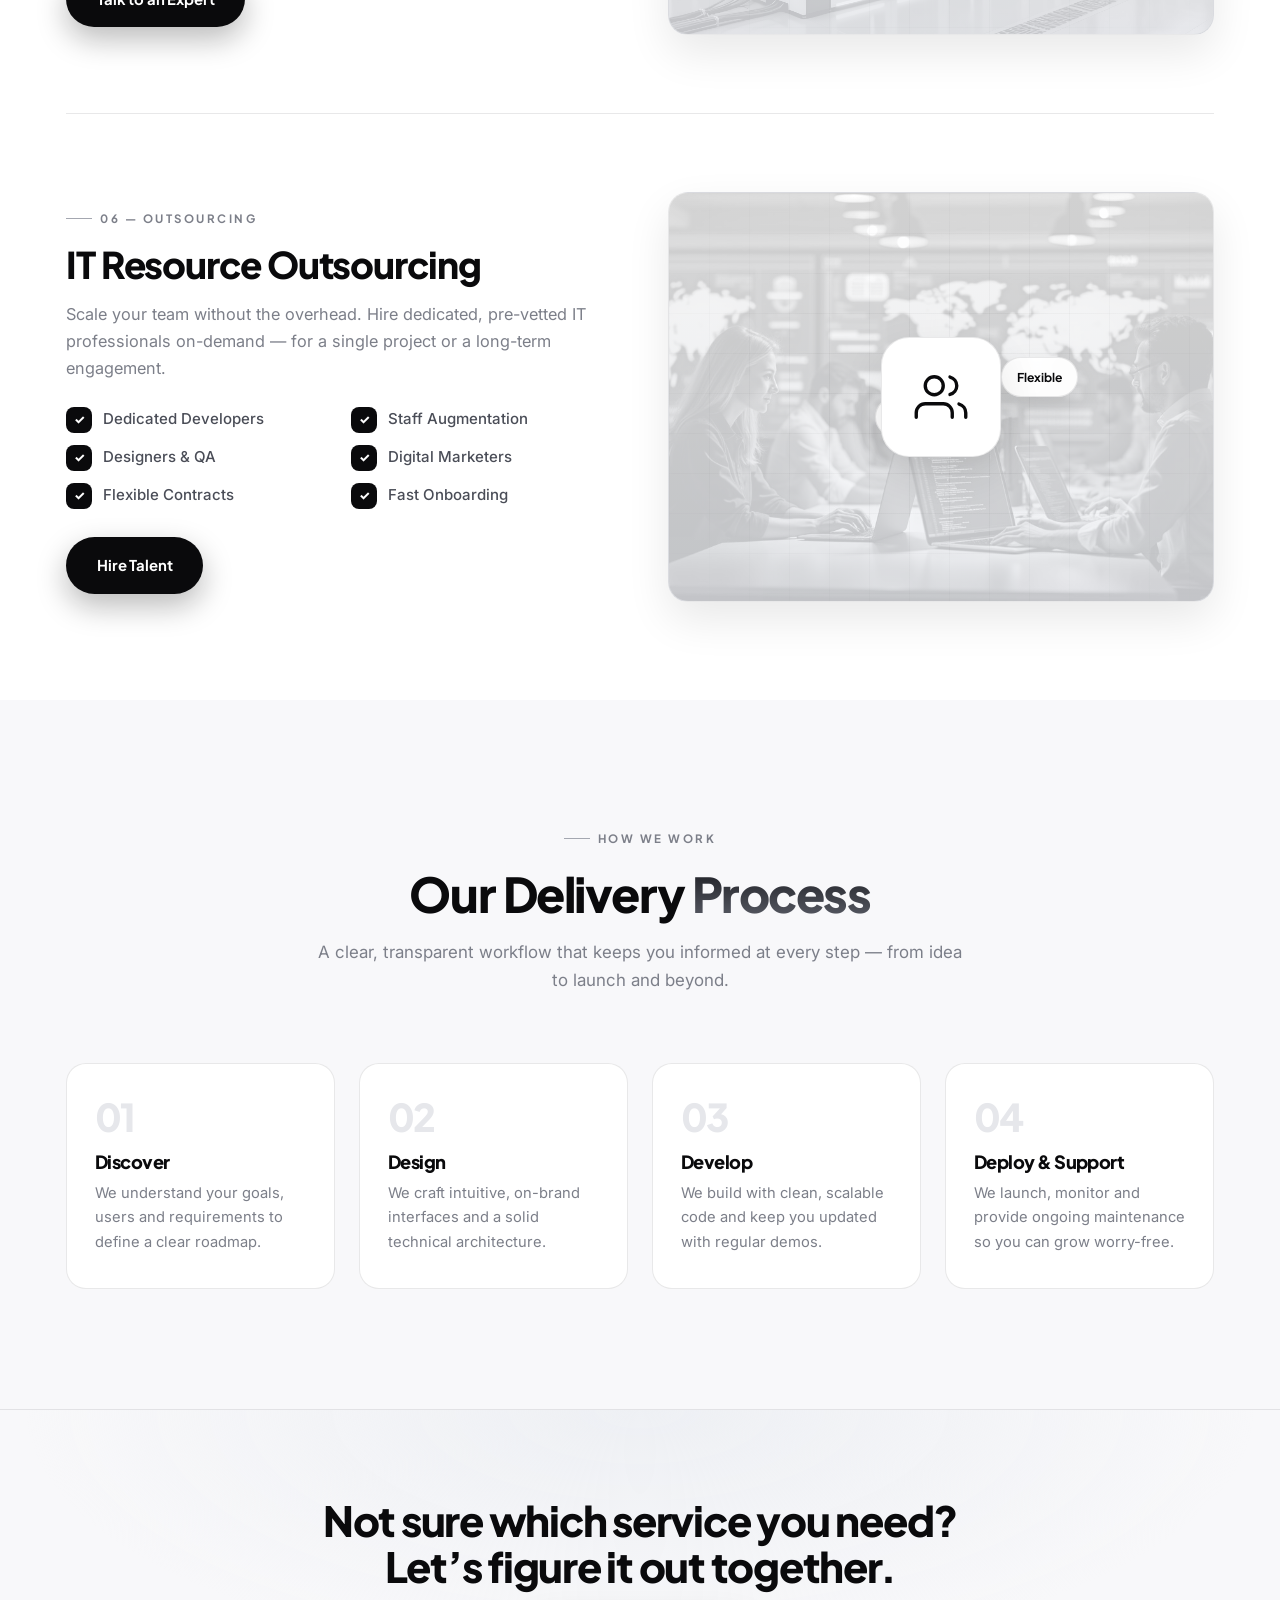
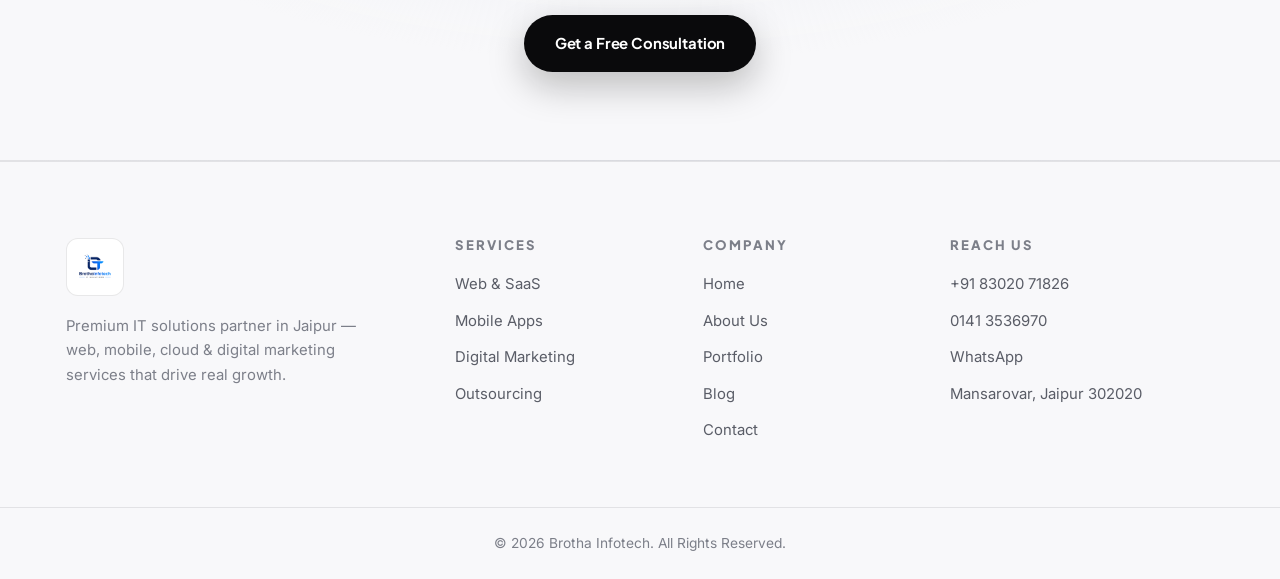
<file: services.html>
<!DOCTYPE html>
<html lang="en">
<head>
  <meta charset="UTF-8" />
  <meta name="viewport" content="width=device-width, initial-scale=1.0" />
  <meta name="description" content="Explore Brotha Infotech services — Web & SaaS development, native & hybrid mobile apps, SEO/SMO/SMM/Google Ads, WordPress & Shopify, Salesforce, Microsoft 365, MERN/MEAN and IT resource outsourcing in Jaipur." />
  <meta name="author" content="Brotha Infotech" />
  <title>Services — Brotha Infotech | IT Solutions Jaipur</title>

  <link rel="preconnect" href="https://fonts.googleapis.com" />
  <link rel="preconnect" href="https://fonts.gstatic.com" crossorigin />
  <link href="https://fonts.googleapis.com/css2?family=Plus+Jakarta+Sans:wght@400;500;600;700;800&family=Inter:wght@400;500;600&display=swap" rel="stylesheet" />
  <link rel="stylesheet" href="styles.css" />
  <link rel="icon" href="assets/logo.png" type="image/png" />
</head>
<body>
  <div class="grain" aria-hidden="true"></div>

  <!-- ============ NAVBAR ============ -->
  <header class="navbar" id="navbar">
    <div class="container nav-inner">
      <a href="index.html" class="brand">
        <img src="assets/logo.png" alt="Brotha Infotech Logo" class="brand-logo" />
        <span class="brand-text">Brotha<span class="brand-accent">infotech</span></span>
      </a>
      <nav class="nav-links" id="navLinks">
        <a href="index.html">Home</a>
        <a href="about.html">About</a>
        <a href="technologies.html">Technologies</a>
      
        <a href="services.html" class="active">Services</a>
        <a href="portfolio.html">Portfolio</a>
        <a href="blog.html">Blog</a>
        <a href="contact.html">Contact</a>
        <a href="contact.html" class="btn btn-nav nav-menu-cta">Get a Quote</a>
      </nav>
      <div class="nav-right">
        <a href="contact.html" class="btn btn-nav nav-cta">
          <span class="btn-ico"><img src="assets/nav-icon.png" alt="" /></span>
          <span class="nav-cta-text">Get a Quote</span>
        </a>
        <button class="nav-toggle" id="navToggle" aria-label="Menu">
          <span></span><span></span><span></span>
        </button>
      </div>
    </div>
  </header>

  <!-- ============ PAGE HERO ============ -->
  <section class="page-hero">
    <div class="container">
      <div class="breadcrumb reveal">
        <a href="index.html">Home</a><span>/</span><span class="current">Services</span>
      </div>
      <h1 class="reveal">Everything Your Business <span class="grad-text">Needs to Grow</span></h1>
      <p class="reveal">A complete suite of IT services — from building your product to marketing it and scaling your team — delivered under one roof.</p>
    </div>
  </section>

  <!-- ============ SERVICE DETAILS ============ -->
  <section class="section" style="padding-top:40px; padding-bottom:20px;">
    <div class="container">

      <!-- Web App & SaaS -->
      <div class="service-detail reveal" id="web">
        <div class="sd-body">
          <span class="eyebrow">01 — Development</span>
          <h2>Web App &amp; SaaS Development</h2>
          <p>We design and engineer custom web applications and multi-tenant SaaS platforms built for performance, security and scale — from MVP to enterprise-grade product.</p>
          <ul class="sd-features">
            <li><span class="tick">&#10003;</span> Custom Web Apps</li>
            <li><span class="tick">&#10003;</span> SaaS Platforms</li>
            <li><span class="tick">&#10003;</span> Admin Dashboards</li>
            <li><span class="tick">&#10003;</span> API Integrations</li>
            <li><span class="tick">&#10003;</span> Payment Gateways</li>
            <li><span class="tick">&#10003;</span> Cloud Deployment</li>
          </ul>
          <a href="contact.html" class="btn btn-primary">Discuss Your Project</a>
        </div>
        <div class="sd-visual">
          <img src="assets/web-app-section.png" alt="Web App & SaaS" class="sd-image" loading="lazy" />
          <div class="sd-icon"><svg viewBox="0 0 24 24"><rect x="3" y="3" width="18" height="18" rx="2"/><line x1="3" y1="9" x2="21" y2="9"/><line x1="9" y1="21" x2="9" y2="9"/></svg></div>
          <div class="sd-tags">
            <span class="sd-tag" style="top:16%; left:8%;">React</span>
            <span class="sd-tag" style="bottom:18%; right:10%; animation-delay:1.4s;">Node.js</span>
          </div>
        </div>
      </div>

      <!-- Mobile Apps -->
      <div class="service-detail flip reveal" id="mobile">
        <div class="sd-visual">
          <img src="assets/app-development.png" alt="Mobile App Development" class="sd-image" loading="lazy" />
          <div class="sd-icon"><svg viewBox="0 0 24 24"><rect x="5" y="2" width="14" height="20" rx="2"/><line x1="12" y1="18" x2="12.01" y2="18"/></svg></div>
          <div class="sd-tags">
            <span class="sd-tag" style="top:18%; right:8%;">iOS</span>
            <span class="sd-tag" style="bottom:16%; left:10%; animation-delay:1.4s;">Android</span>
          </div>
        </div>
        <div class="sd-body">
          <span class="eyebrow">02 — Mobile</span>
          <h2>Mobile App Development</h2>
          <p>High-performance mobile apps that users love — whether you need fully native iOS &amp; Android builds or a single cross-platform hybrid app that ships faster and costs less.</p>
          <ul class="sd-features">
            <li><span class="tick">&#10003;</span> Native iOS &amp; Android</li>
            <li><span class="tick">&#10003;</span> Hybrid / Cross-Platform</li>
            <li><span class="tick">&#10003;</span> UI / UX Design</li>
            <li><span class="tick">&#10003;</span> App Store Deployment</li>
            <li><span class="tick">&#10003;</span> Push &amp; Notifications</li>
            <li><span class="tick">&#10003;</span> Maintenance &amp; Support</li>
          </ul>
          <a href="contact.html" class="btn btn-primary">Build Your App</a>
        </div>
      </div>

      <!-- Digital Marketing -->
      <div class="service-detail reveal" id="marketing">
        <div class="sd-body">
          <span class="eyebrow">03 — Growth</span>
          <h2>Digital Marketing</h2>
          <p>Data-driven marketing that gets you found, followed and chosen. We handle your full digital presence — search, social and paid — to turn traffic into real customers.</p>
          <ul class="sd-features">
            <li><span class="tick">&#10003;</span> SEO (Search Engine Optimisation)</li>
            <li><span class="tick">&#10003;</span> SMO (Social Media Optimisation)</li>
            <li><span class="tick">&#10003;</span> SMM (Social Media Marketing)</li>
            <li><span class="tick">&#10003;</span> Google Ads &amp; PPC</li>
            <li><span class="tick">&#10003;</span> Content &amp; Branding</li>
            <li><span class="tick">&#10003;</span> Analytics &amp; Reporting</li>
          </ul>
          <a href="contact.html" class="btn btn-primary">Grow My Brand</a>
        </div>
        <div class="sd-visual">
          <img src="assets/SEO-img.png" alt="Digital Marketing" class="sd-image" loading="lazy" />
          <div class="sd-icon"><svg viewBox="0 0 24 24"><polyline points="23 6 13.5 15.5 8.5 10.5 1 18"/><polyline points="17 6 23 6 23 12"/></svg></div>
          <div class="sd-tags">
            <span class="sd-tag" style="top:16%; left:8%;">SEO</span>
            <span class="sd-tag" style="bottom:18%; right:10%; animation-delay:1.4s;">Google Ads</span>
          </div>
        </div>
      </div>

      <!-- CMS & E-commerce -->
      <div class="service-detail flip reveal" id="cms">
        <div class="sd-visual">
          <img src="assets/online-storeimg.png" alt="CMS & E-Commerce" class="sd-image" loading="lazy" />
          <div class="sd-icon"><svg viewBox="0 0 24 24"><path d="M6 2 3 6v14a2 2 0 0 0 2 2h14a2 2 0 0 0 2-2V6l-3-4z"/><line x1="3" y1="6" x2="21" y2="6"/><path d="M16 10a4 4 0 0 1-8 0"/></svg></div>
          <div class="sd-tags">
            <span class="sd-tag" style="top:18%; right:8%;">WordPress</span>
            <span class="sd-tag" style="bottom:16%; left:10%; animation-delay:1.4s;">Shopify</span>
          </div>
        </div>
        <div class="sd-body">
          <span class="eyebrow">04 — E-Commerce</span>
          <h2>CMS &amp; E-Commerce</h2>
          <p>Beautiful, easy-to-manage websites and online stores that are ready to sell from day one. We build on WordPress and Shopify so your team can update content without a developer.</p>
          <ul class="sd-features">
            <li><span class="tick">&#10003;</span> WordPress Websites</li>
            <li><span class="tick">&#10003;</span> Shopify Stores</li>
            <li><span class="tick">&#10003;</span> Custom Themes</li>
            <li><span class="tick">&#10003;</span> Payment Integration</li>
            <li><span class="tick">&#10003;</span> Product Management</li>
            <li><span class="tick">&#10003;</span> Speed &amp; SEO Ready</li>
          </ul>
          <a href="contact.html" class="btn btn-primary">Start Selling Online</a>
        </div>
      </div>

      <!-- Enterprise & Cloud -->
      <div class="service-detail reveal" id="enterprise">
        <div class="sd-body">
          <span class="eyebrow">05 — Enterprise</span>
          <h2>Enterprise &amp; Cloud Solutions</h2>
          <p>Enterprise-grade CRM, ERP and cloud platforms that streamline your entire operation. We implement and customise the tools that run modern businesses.</p>
          <ul class="sd-features">
            <li><span class="tick">&#10003;</span> Salesforce CRM</li>
            <li><span class="tick">&#10003;</span> Microsoft 365</li>
            <li><span class="tick">&#10003;</span> Dynamics 365</li>
            <li><span class="tick">&#10003;</span> MERN Stack</li>
            <li><span class="tick">&#10003;</span> MEAN Stack</li>
            <li><span class="tick">&#10003;</span> Cloud &amp; DevOps</li>
          </ul>
          <a href="contact.html" class="btn btn-primary">Talk to an Expert</a>
        </div>
        <div class="sd-visual">
          <img src="assets/Enterprise&Cloud.png" alt="Enterprise & Cloud" class="sd-image" loading="lazy" />
          <div class="sd-icon"><svg viewBox="0 0 24 24"><path d="M18 10h-1.26A8 8 0 1 0 9 20h9a5 5 0 0 0 0-10z"/></svg></div>
          <div class="sd-tags">
            <span class="sd-tag" style="top:16%; left:8%;">Salesforce</span>
            <span class="sd-tag" style="bottom:18%; right:10%; animation-delay:1.4s;">Microsoft 365</span>
          </div>
        </div>
      </div>

      <!-- Resource Outsourcing -->
      <div class="service-detail flip reveal" id="outsourcing">
        <div class="sd-visual">
          <img src="assets/resours.png" alt="Resource Outsourcing" class="sd-image" loading="lazy" />
          <div class="sd-icon"><svg viewBox="0 0 24 24"><path d="M17 21v-2a4 4 0 0 0-4-4H5a4 4 0 0 0-4 4v2"/><circle cx="9" cy="7" r="4"/><path d="M23 21v-2a4 4 0 0 0-3-3.87"/><path d="M16 3.13a4 4 0 0 1 0 7.75"/></svg></div>
          <div class="sd-tags">
            <span class="sd-tag" style="top:18%; right:8%;">Dedicated Team</span>
            <span class="sd-tag" style="bottom:16%; left:10%; animation-delay:1.4s;">Flexible</span>
          </div>
        </div>
        <div class="sd-body">
          <span class="eyebrow">06 — Outsourcing</span>
          <h2>IT Resource Outsourcing</h2>
          <p>Scale your team without the overhead. Hire dedicated, pre-vetted IT professionals on-demand — for a single project or a long-term engagement.</p>
          <ul class="sd-features">
            <li><span class="tick">&#10003;</span> Dedicated Developers</li>
            <li><span class="tick">&#10003;</span> Staff Augmentation</li>
            <li><span class="tick">&#10003;</span> Designers &amp; QA</li>
            <li><span class="tick">&#10003;</span> Digital Marketers</li>
            <li><span class="tick">&#10003;</span> Flexible Contracts</li>
            <li><span class="tick">&#10003;</span> Fast Onboarding</li>
          </ul>
          <a href="contact.html" class="btn btn-primary">Hire Talent</a>
        </div>
      </div>

    </div>
  </section>

  <!-- ============ PROCESS ============ -->
  <section class="section process">
    <div class="container">
      <div class="section-head reveal">
        <span class="eyebrow center">How We Work</span>
        <h2>Our Delivery <span class="grad-text">Process</span></h2>
        <p>A clear, transparent workflow that keeps you informed at every step — from idea to launch and beyond.</p>
      </div>
      <div class="process-grid">
        <div class="process-step reveal">
          <div class="step-num">01</div>
          <h3>Discover</h3>
          <p>We understand your goals, users and requirements to define a clear roadmap.</p>
        </div>
        <div class="process-step reveal">
          <div class="step-num">02</div>
          <h3>Design</h3>
          <p>We craft intuitive, on-brand interfaces and a solid technical architecture.</p>
        </div>
        <div class="process-step reveal">
          <div class="step-num">03</div>
          <h3>Develop</h3>
          <p>We build with clean, scalable code and keep you updated with regular demos.</p>
        </div>
        <div class="process-step reveal">
          <div class="step-num">04</div>
          <h3>Deploy &amp; Support</h3>
          <p>We launch, monitor and provide ongoing maintenance so you can grow worry-free.</p>
        </div>
      </div>
    </div>
  </section>

  <!-- ============ CTA BANNER ============ -->
  <section class="cta-banner reveal">
    <div class="container cta-inner">
      <h2>Not sure which service you need? Let&rsquo;s figure it out together.</h2>
      <a href="contact.html" class="btn btn-primary">Get a Free Consultation</a>
    </div>
  </section>

  <!-- ============ FOOTER ============ -->
  <footer class="footer">
    <div class="container footer-inner">
      <div class="footer-brand">
        <img src="assets/logo.png" alt="Brotha Infotech" class="footer-logo" />
        <p>Premium IT solutions partner in Jaipur — web, mobile, cloud &amp; digital marketing services that drive real growth.</p>
      </div>
      <div class="footer-col">
        <h4>Services</h4>
        <a href="services.html#web">Web &amp; SaaS</a>
        <a href="services.html#mobile">Mobile Apps</a>
        <a href="services.html#marketing">Digital Marketing</a>
        <a href="services.html#outsourcing">Outsourcing</a>
      </div>
      <div class="footer-col">
        <h4>Company</h4>
        <a href="index.html">Home</a>
        <a href="about.html">About Us</a>
        <a href="portfolio.html">Portfolio</a>
        <a href="blog.html">Blog</a>
        <a href="contact.html">Contact</a>
      </div>
      <div class="footer-col">
        <h4>Reach Us</h4>
        <a href="tel:+918302071826">+91 83020 71826</a>
        <a href="tel:01413536970">0141 3536970</a>
        <a href="https://wa.me/918302071826" target="_blank" rel="noopener">WhatsApp</a>
        <span>Mansarovar, Jaipur 302020</span>
      </div>
    </div>
    <div class="footer-bottom">
      <div class="container">
        <p>&copy; <span id="year"></span> Brotha Infotech. All Rights Reserved.</p>
      </div>
    </div>
  </footer>

  <!-- ============ FLOATING WHATSAPP ============ -->
  <a href="https://wa.me/918302071826?text=Hi%20Brotha%20Infotech,%20I%20want%20to%20know%20more%20about%20your%20services."
     class="wa-float" target="_blank" rel="noopener" aria-label="Chat on WhatsApp">
    <svg viewBox="0 0 32 32" width="30" height="30" fill="#fff">
      <path d="M16 .396C7.164.396.004 7.557.004 16.393c0 2.885.755 5.598 2.077 7.947L.16 31.6l7.46-1.955a15.9 15.9 0 0 0 8.38 2.37h.007c8.836 0 15.996-7.16 15.996-15.996C31.996 7.557 24.836.396 16 .396zm0 29.208a13.2 13.2 0 0 1-6.72-1.84l-.482-.287-4.427 1.16 1.18-4.315-.314-.497a13.16 13.16 0 0 1-2.02-7.032c0-7.29 5.932-13.223 13.23-13.223 3.534 0 6.855 1.377 9.354 3.877a13.15 13.15 0 0 1 3.87 9.354c-.003 7.29-5.935 13.223-13.244 13.223zm7.252-9.902c-.397-.198-2.35-1.16-2.714-1.29-.364-.135-.63-.198-.895.2-.265.396-1.026 1.288-1.258 1.552-.232.265-.463.298-.86.1-.397-.2-1.676-.618-3.193-1.97-1.18-1.052-1.976-2.35-2.208-2.747-.232-.397-.025-.612.174-.81.18-.178.397-.463.595-.695.2-.232.265-.397.397-.662.132-.265.066-.497-.033-.695-.1-.198-.895-2.155-1.226-2.95-.323-.775-.65-.67-.895-.683l-.762-.013c-.265 0-.695.1-1.06.497-.364.397-1.39 1.36-1.39 3.317s1.424 3.848 1.622 4.113c.198.265 2.8 4.276 6.783 5.996.948.41 1.688.653 2.265.836.952.302 1.818.26 2.503.158.764-.114 2.35-.96 2.682-1.887.33-.926.33-1.72.232-1.887-.1-.165-.365-.265-.762-.463z"/>
    </svg>
  </a>

  <script src="script.js"></script>
</body>
</html>
</file>
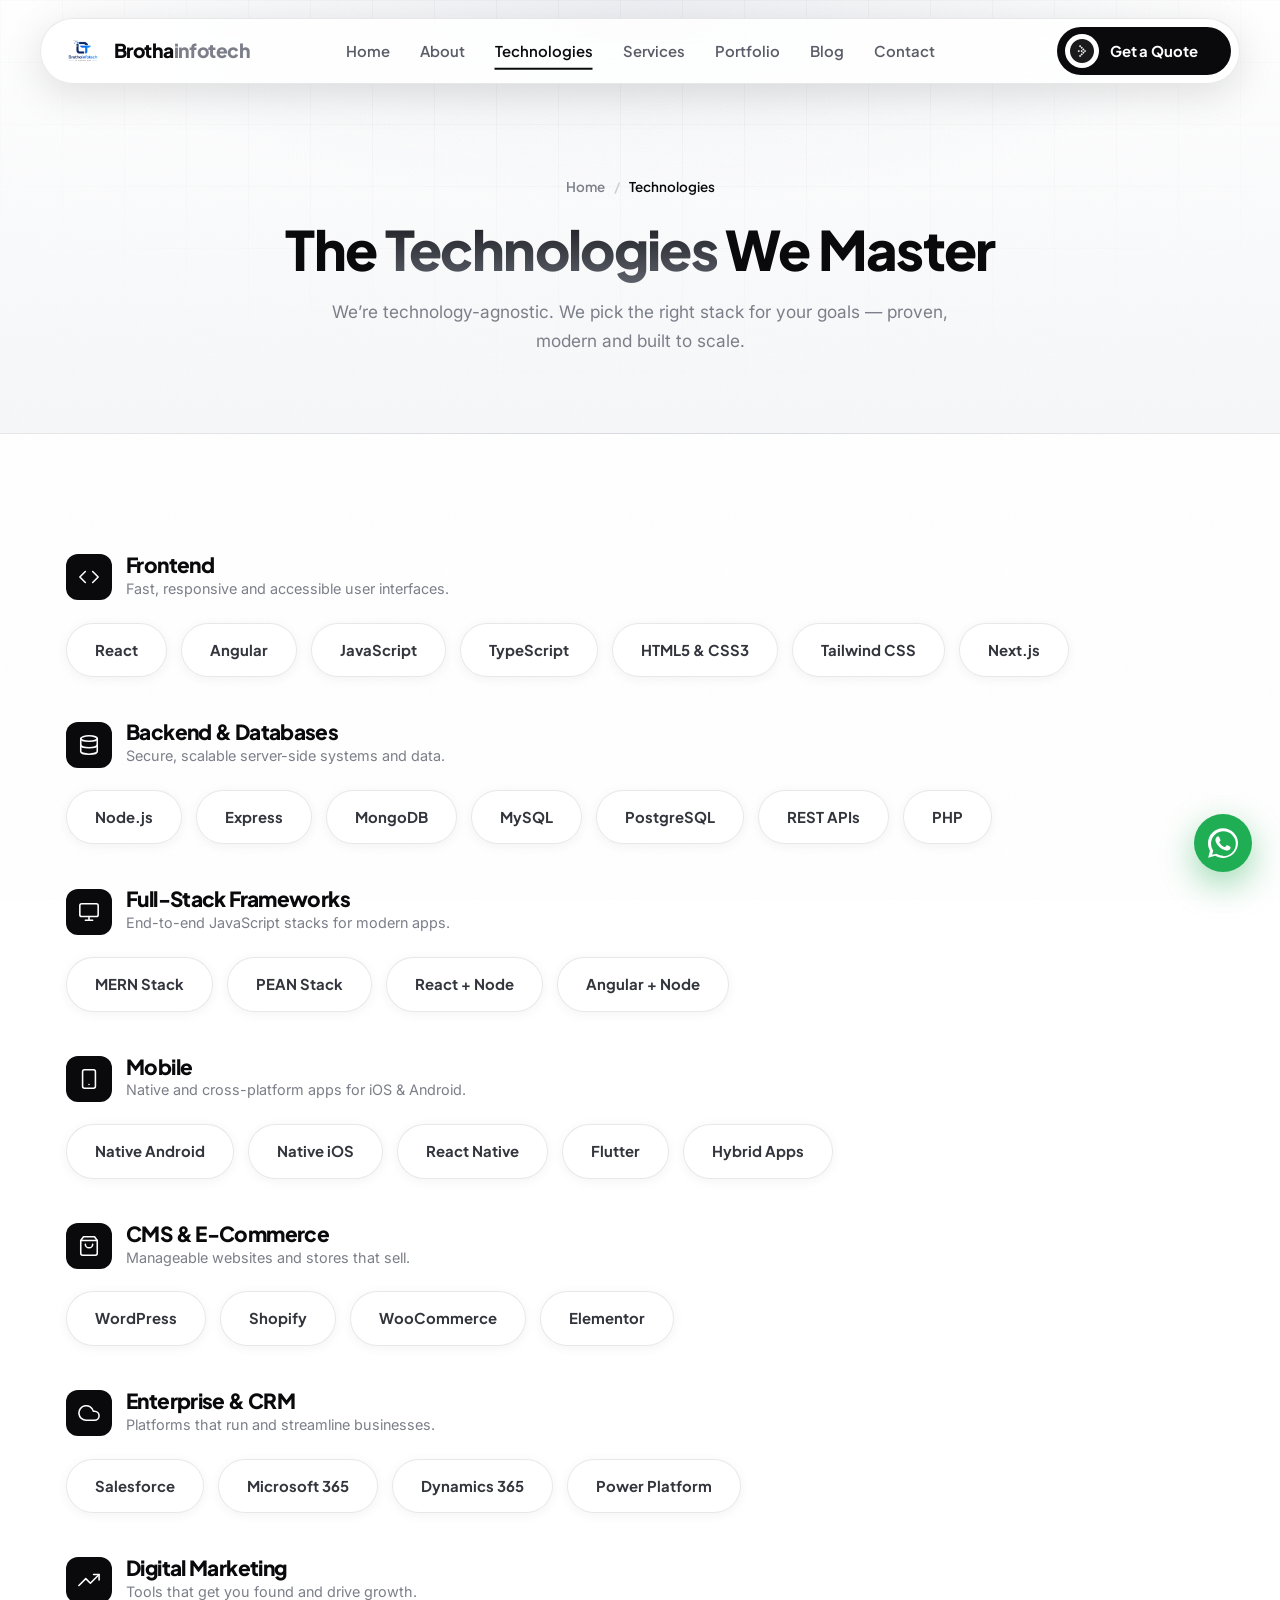
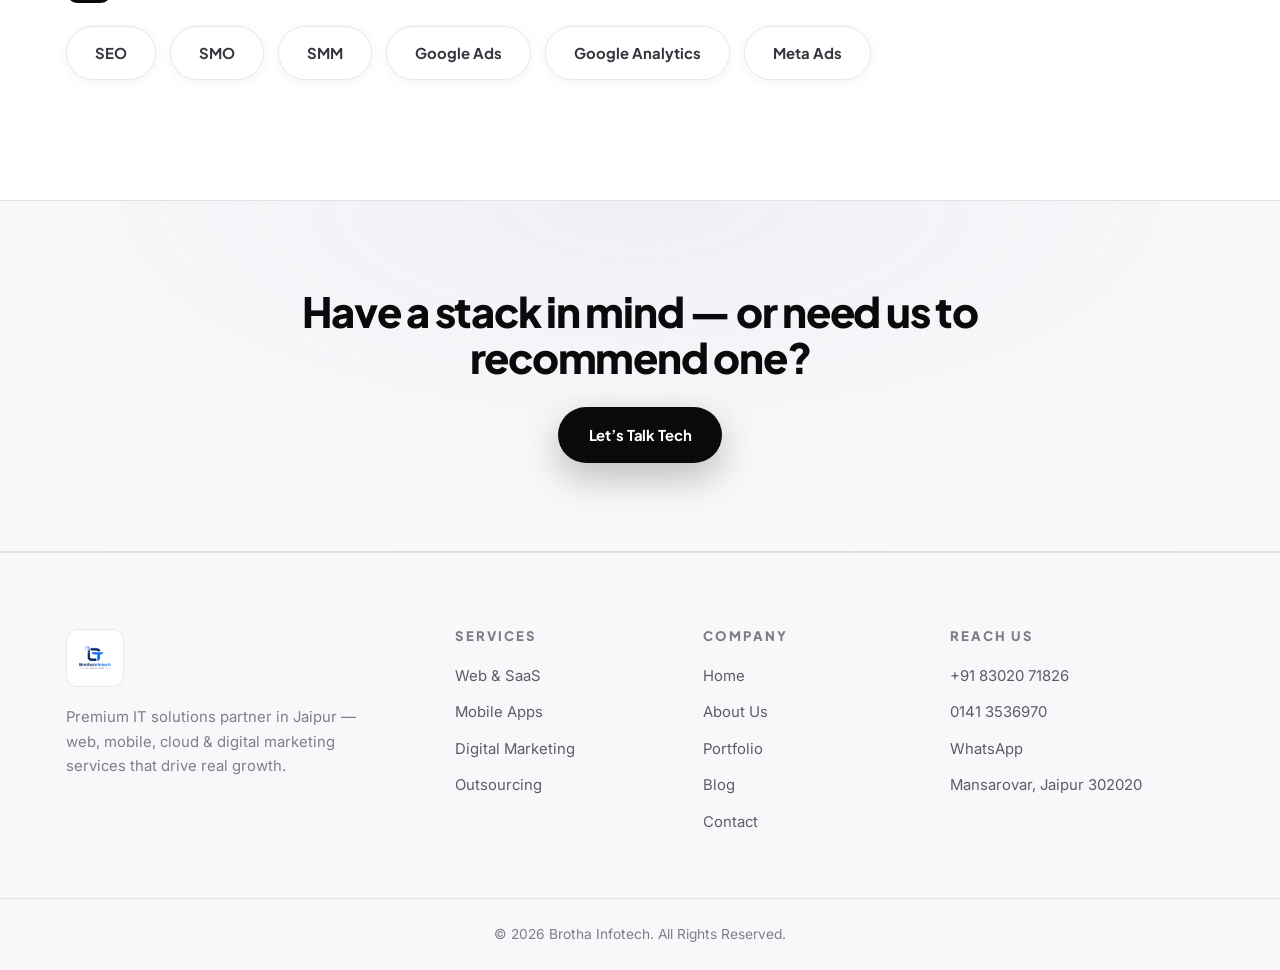
<file: technologies.html>
<!DOCTYPE html>
<html lang="en">
<head>
  <meta charset="UTF-8" />
  <meta name="viewport" content="width=device-width, initial-scale=1.0" />
  <meta name="description" content="The technology stack behind Brotha Infotech — React, Node.js, Angular, MERN/MEAN, WordPress, Shopify, Salesforce, Microsoft 365, Dynamics 365, native & hybrid mobile, and modern cloud tools." />
  <meta name="author" content="Brotha Infotech" />
  <title>Technologies — Brotha Infotech | Our Tech Stack</title>

  <link rel="preconnect" href="https://fonts.googleapis.com" />
  <link rel="preconnect" href="https://fonts.gstatic.com" crossorigin />
  <link href="https://fonts.googleapis.com/css2?family=Plus+Jakarta+Sans:wght@400;500;600;700;800&family=Inter:wght@400;500;600&display=swap" rel="stylesheet" />
  <link rel="stylesheet" href="styles.css" />
  <link rel="icon" href="assets/logo.png" type="image/png" />
</head>
<body>
  <div class="grain" aria-hidden="true"></div>

  <!-- ============ NAVBAR ============ -->
  <header class="navbar" id="navbar">
    <div class="container nav-inner">
      <a href="index.html" class="brand">
        <img src="assets/logo.png" alt="Brotha Infotech Logo" class="brand-logo" />
        <span class="brand-text">Brotha<span class="brand-accent">infotech</span></span>
      </a>
      <nav class="nav-links" id="navLinks">
        <a href="index.html">Home</a>
         <a href="about.html">About</a>
    
        <a href="technologies.html" class="active">Technologies</a>
           <a href="services.html">Services</a>
        <a href="portfolio.html">Portfolio</a>
        <a href="blog.html">Blog</a>
        <a href="contact.html">Contact</a>
        <a href="contact.html" class="btn btn-nav nav-menu-cta">Get a Quote</a>
      </nav>
      <div class="nav-right">
        <a href="contact.html" class="btn btn-nav nav-cta">
          <span class="btn-ico"><img src="assets/nav-icon.png" alt="" /></span>
          <span class="nav-cta-text">Get a Quote</span>
        </a>
        <button class="nav-toggle" id="navToggle" aria-label="Menu">
          <span></span><span></span><span></span>
        </button>
      </div>
    </div>
  </header>

  <!-- ============ PAGE HERO ============ -->
  <section class="page-hero">
    <div class="container">
      <div class="breadcrumb reveal">
        <a href="index.html">Home</a><span>/</span><span class="current">Technologies</span>
      </div>
      <h1 class="reveal">The <span class="grad-text">Technologies</span> We Master</h1>
      <p class="reveal">We&rsquo;re technology-agnostic. We pick the right stack for your goals — proven, modern and built to scale.</p>
    </div>
  </section>

  <!-- ============ TECH CATEGORIES ============ -->
  <section class="section">
    <div class="container">

      <!-- Frontend -->
      <div class="tech-cat reveal">
        <div class="tech-cat-head">
          <span class="tc-ico"><svg viewBox="0 0 24 24"><polyline points="16 18 22 12 16 6"/><polyline points="8 6 2 12 8 18"/></svg></span>
          <div><h3>Frontend</h3><p>Fast, responsive and accessible user interfaces.</p></div>
        </div>
        <div class="tech-grid">
          <div class="tech-pill">React</div>
          <div class="tech-pill">Angular</div>
          <div class="tech-pill">JavaScript</div>
          <div class="tech-pill">TypeScript</div>
          <div class="tech-pill">HTML5 &amp; CSS3</div>
          <div class="tech-pill">Tailwind CSS</div>
          <div class="tech-pill">Next.js</div>
        </div>
      </div>

      <!-- Backend -->
      <div class="tech-cat reveal">
        <div class="tech-cat-head">
          <span class="tc-ico"><svg viewBox="0 0 24 24"><ellipse cx="12" cy="5" rx="9" ry="3"/><path d="M3 5v14a9 3 0 0 0 18 0V5"/><path d="M3 12a9 3 0 0 0 18 0"/></svg></span>
          <div><h3>Backend &amp; Databases</h3><p>Secure, scalable server-side systems and data.</p></div>
        </div>
        <div class="tech-grid">
          <div class="tech-pill">Node.js</div>
          <div class="tech-pill">Express</div>
          <div class="tech-pill">MongoDB</div>
          <div class="tech-pill">MySQL</div>
          <div class="tech-pill">PostgreSQL</div>
          <div class="tech-pill">REST APIs</div>
          <div class="tech-pill">PHP</div>
        </div>
      </div>

      <!-- Full-Stack -->
      <div class="tech-cat reveal">
        <div class="tech-cat-head">
          <span class="tc-ico"><svg viewBox="0 0 24 24"><rect x="2" y="3" width="20" height="14" rx="2"/><line x1="8" y1="21" x2="16" y2="21"/><line x1="12" y1="17" x2="12" y2="21"/></svg></span>
          <div><h3>Full-Stack Frameworks</h3><p>End-to-end JavaScript stacks for modern apps.</p></div>
        </div>
        <div class="tech-grid">
          <div class="tech-pill">MERN Stack</div>
          <div class="tech-pill">PEAN Stack</div>
          <div class="tech-pill">React + Node</div>
          <div class="tech-pill">Angular + Node</div>
        </div>
      </div>

      <!-- Mobile -->
      <div class="tech-cat reveal">
        <div class="tech-cat-head">
          <span class="tc-ico"><svg viewBox="0 0 24 24"><rect x="5" y="2" width="14" height="20" rx="2"/><line x1="12" y1="18" x2="12.01" y2="18"/></svg></span>
          <div><h3>Mobile</h3><p>Native and cross-platform apps for iOS &amp; Android.</p></div>
        </div>
        <div class="tech-grid">
          <div class="tech-pill">Native Android</div>
          <div class="tech-pill">Native iOS</div>
          <div class="tech-pill">React Native</div>
          <div class="tech-pill">Flutter</div>
          <div class="tech-pill">Hybrid Apps</div>
        </div>
      </div>

      <!-- CMS & E-commerce -->
      <div class="tech-cat reveal">
        <div class="tech-cat-head">
          <span class="tc-ico"><svg viewBox="0 0 24 24"><path d="M6 2 3 6v14a2 2 0 0 0 2 2h14a2 2 0 0 0 2-2V6l-3-4z"/><line x1="3" y1="6" x2="21" y2="6"/><path d="M16 10a4 4 0 0 1-8 0"/></svg></span>
          <div><h3>CMS &amp; E-Commerce</h3><p>Manageable websites and stores that sell.</p></div>
        </div>
        <div class="tech-grid">
          <div class="tech-pill">WordPress</div>
          <div class="tech-pill">Shopify</div>
          <div class="tech-pill">WooCommerce</div>
          <div class="tech-pill">Elementor</div>
        </div>
      </div>

      <!-- Enterprise & CRM -->
      <div class="tech-cat reveal">
        <div class="tech-cat-head">
          <span class="tc-ico"><svg viewBox="0 0 24 24"><path d="M18 10h-1.26A8 8 0 1 0 9 20h9a5 5 0 0 0 0-10z"/></svg></span>
          <div><h3>Enterprise &amp; CRM</h3><p>Platforms that run and streamline businesses.</p></div>
        </div>
        <div class="tech-grid">
          <div class="tech-pill">Salesforce</div>
          <div class="tech-pill">Microsoft 365</div>
          <div class="tech-pill">Dynamics 365</div>
          <div class="tech-pill">Power Platform</div>
        </div>
      </div>

      <!-- Marketing -->
      <div class="tech-cat reveal">
        <div class="tech-cat-head">
          <span class="tc-ico"><svg viewBox="0 0 24 24"><polyline points="23 6 13.5 15.5 8.5 10.5 1 18"/><polyline points="17 6 23 6 23 12"/></svg></span>
          <div><h3>Digital Marketing</h3><p>Tools that get you found and drive growth.</p></div>
        </div>
        <div class="tech-grid">
          <div class="tech-pill">SEO</div>
          <div class="tech-pill">SMO</div>
          <div class="tech-pill">SMM</div>
          <div class="tech-pill">Google Ads</div>
          <div class="tech-pill">Google Analytics</div>
          <div class="tech-pill">Meta Ads</div>
        </div>
      </div>

    </div>
  </section>

  <!-- ============ CTA BANNER ============ -->
  <section class="cta-banner reveal">
    <div class="container cta-inner">
      <h2>Have a stack in mind — or need us to recommend one?</h2>
      <a href="contact.html" class="btn btn-primary">Let&rsquo;s Talk Tech</a>
    </div>
  </section>

  <!-- ============ FOOTER ============ -->
  <footer class="footer">
    <div class="container footer-inner">
      <div class="footer-brand">
        <img src="assets/logo.png" alt="Brotha Infotech" class="footer-logo" />
        <p>Premium IT solutions partner in Jaipur — web, mobile, cloud &amp; digital marketing services that drive real growth.</p>
      </div>
      <div class="footer-col">
        <h4>Services</h4>
        <a href="services.html#web">Web &amp; SaaS</a>
        <a href="services.html#mobile">Mobile Apps</a>
        <a href="services.html#marketing">Digital Marketing</a>
        <a href="services.html#outsourcing">Outsourcing</a>
      </div>
      <div class="footer-col">
        <h4>Company</h4>
        <a href="index.html">Home</a>
        <a href="about.html">About Us</a>
        <a href="portfolio.html">Portfolio</a>
        <a href="blog.html">Blog</a>
        <a href="contact.html">Contact</a>
      </div>
      <div class="footer-col">
        <h4>Reach Us</h4>
        <a href="tel:+918302071826">+91 83020 71826</a>
        <a href="tel:01413536970">0141 3536970</a>
        <a href="https://wa.me/918302071826" target="_blank" rel="noopener">WhatsApp</a>
        <span>Mansarovar, Jaipur 302020</span>
      </div>
    </div>
    <div class="footer-bottom">
      <div class="container">
        <p>&copy; <span id="year"></span> Brotha Infotech. All Rights Reserved.</p>
      </div>
    </div>
  </footer>

  <!-- ============ FLOATING WHATSAPP ============ -->
  <a href="https://wa.me/918302071826?text=Hi%20Brotha%20Infotech,%20I%20want%20to%20know%20more%20about%20your%20services."
     class="wa-float" target="_blank" rel="noopener" aria-label="Chat on WhatsApp">
    <svg viewBox="0 0 32 32" width="30" height="30" fill="#fff">
      <path d="M16 .396C7.164.396.004 7.557.004 16.393c0 2.885.755 5.598 2.077 7.947L.16 31.6l7.46-1.955a15.9 15.9 0 0 0 8.38 2.37h.007c8.836 0 15.996-7.16 15.996-15.996C31.996 7.557 24.836.396 16 .396zm0 29.208a13.2 13.2 0 0 1-6.72-1.84l-.482-.287-4.427 1.16 1.18-4.315-.314-.497a13.16 13.16 0 0 1-2.02-7.032c0-7.29 5.932-13.223 13.23-13.223 3.534 0 6.855 1.377 9.354 3.877a13.15 13.15 0 0 1 3.87 9.354c-.003 7.29-5.935 13.223-13.244 13.223zm7.252-9.902c-.397-.198-2.35-1.16-2.714-1.29-.364-.135-.63-.198-.895.2-.265.396-1.026 1.288-1.258 1.552-.232.265-.463.298-.86.1-.397-.2-1.676-.618-3.193-1.97-1.18-1.052-1.976-2.35-2.208-2.747-.232-.397-.025-.612.174-.81.18-.178.397-.463.595-.695.2-.232.265-.397.397-.662.132-.265.066-.497-.033-.695-.1-.198-.895-2.155-1.226-2.95-.323-.775-.65-.67-.895-.683l-.762-.013c-.265 0-.695.1-1.06.497-.364.397-1.39 1.36-1.39 3.317s1.424 3.848 1.622 4.113c.198.265 2.8 4.276 6.783 5.996.948.41 1.688.653 2.265.836.952.302 1.818.26 2.503.158.764-.114 2.35-.96 2.682-1.887.33-.926.33-1.72.232-1.887-.1-.165-.365-.265-.762-.463z"/>
    </svg>
  </a>

  <script src="script.js"></script>
</body>
</html>
</file>
<file: styles.css>
/* ============================================================
   BROTHA INFOTECH — Premium IT Solutions
   Theme: Monochrome Luxe — Black / Charcoal / Grey / White
   Accent: single restrained blue hairline (from logo)
   ============================================================ */

:root {
  /* Monochrome scale */
  --black:     #0a0a0c;
  --charcoal:  #121216;
  --ink:       #17181d;
  --graphite:  #24262d;
  --grey-800:  #33353d;
  --grey-600:  #5a5d67;
  --grey-500:  #7c7f89;
  --grey-400:  #a4a7b0;
  --grey-300:  #cdcfd6;
  --grey-200:  #e6e7eb;
  --grey-100:  #f2f3f5;
  --paper:     #f8f8fa;
  --white:     #ffffff;

  /* Restrained logo-blue accent — used sparingly */
  --accent:    #2f6bff;
  --accent-soft: rgba(47,107,255,.12);

  /* Metallic text gradients */
  --metal-light: linear-gradient(180deg, #ffffff 0%, #b9bdc7 100%);   /* on dark */
  --metal-dark:  linear-gradient(180deg, #17181d 0%, #6b6e79 120%);   /* on light */

  --line:      rgba(10,10,12,.09);
  --line-dark: rgba(255,255,255,.10);

  --shadow-sm: 0 2px 12px rgba(10,10,12,.05);
  --shadow-md: 0 18px 44px rgba(10,10,12,.09);
  --shadow-lg: 0 34px 80px rgba(10,10,12,.16);

  --radius:    20px;
  --radius-sm: 13px;
  --maxw:      1200px;

  --font:      'Plus Jakarta Sans', system-ui, sans-serif;
  --font-body: 'Inter', system-ui, sans-serif;
}

* { margin: 0; padding: 0; box-sizing: border-box; }
html { scroll-behavior: smooth; scroll-padding-top: 96px; }

body {
  font-family: var(--font-body);
  color: var(--ink);
  background: var(--white);
  line-height: 1.65;
  -webkit-font-smoothing: antialiased;
  overflow-x: hidden;
}

h1,h2,h3,h4 { font-family: var(--font); font-weight: 800; line-height: 1.1; color: var(--black); letter-spacing: -.03em; }
a { text-decoration: none; color: inherit; }
img { max-width: 100%; display: block; }
ul { list-style: none; }

.container { width: 100%; max-width: var(--maxw); margin: 0 auto; padding: 0 26px; }

/* Fine film-grain overlay for premium texture */
.grain {
  position: fixed; inset: 0; z-index: 1; pointer-events: none; opacity: .035;
  background-image: url("data:image/svg+xml,%3Csvg xmlns='http://www.w3.org/2000/svg' width='140' height='140'%3E%3Cfilter id='n'%3E%3CfeTurbulence type='fractalNoise' baseFrequency='0.85' numOctaves='3' stitchTiles='stitch'/%3E%3C/filter%3E%3Crect width='100%25' height='100%25' filter='url(%23n)'/%3E%3C/svg%3E");
  mix-blend-mode: multiply;
}

/* Metallic gradient text */
.grad-text {
  background: var(--metal-dark);
  -webkit-background-clip: text; background-clip: text; -webkit-text-fill-color: transparent;
}

.eyebrow {
  display: inline-flex; align-items: center; gap: 8px;
  font-family: var(--font); font-size: .72rem; font-weight: 700;
  letter-spacing: .22em; text-transform: uppercase; color: var(--grey-500);
  margin-bottom: 20px;
}
.eyebrow::before { content: ''; width: 26px; height: 1px; background: var(--grey-400); }
.eyebrow.center { justify-content: center; }

/* ---------- Buttons ---------- */
.btn {
  display: inline-flex; align-items: center; justify-content: center; gap: 9px;
  font-family: var(--font); font-weight: 700; font-size: .93rem; letter-spacing: -.01em;
  padding: 15px 30px; border-radius: 50px; cursor: pointer; border: 1px solid transparent;
  transition: transform .3s cubic-bezier(.2,.7,.2,1), box-shadow .3s, background .3s, color .3s, border-color .3s;
  white-space: nowrap;
}
.btn.full { width: 100%; }
.btn-primary { background: var(--black); color: #fff; box-shadow: 0 12px 30px rgba(10,10,12,.28); }
.btn-primary:hover { transform: translateY(-3px); box-shadow: 0 20px 44px rgba(10,10,12,.36); background: var(--graphite); }
.btn-ghost { background: transparent; color: var(--black); border-color: var(--grey-300); }
.btn-ghost:hover { border-color: var(--black); transform: translateY(-3px); }
.btn-outline { background: transparent; color: var(--black); border-color: var(--grey-300); }
.btn-outline:hover { border-color: var(--black); }
.btn-nav { padding: 11px 24px; background: var(--black); color: #fff; }
.btn-nav:hover { transform: translateY(-2px); background: var(--graphite); }
.btn-whatsapp { background: #1fae53; color: #fff; box-shadow: 0 12px 30px rgba(31,174,83,.3); }
.btn-whatsapp:hover { transform: translateY(-3px); box-shadow: 0 20px 44px rgba(31,174,83,.42); }
.wa-ico { font-size: 1.1rem; }
.btn svg { width: 18px; height: 18px; flex-shrink: 0; }
.btn-whatsapp svg { fill: currentColor; }
.btn-outline svg { fill: none; stroke: currentColor; stroke-width: 1.8; stroke-linecap: round; stroke-linejoin: round; }

/* ============ NAVBAR (floating pill / island) ============ */
.navbar {
  position: fixed; top: 0; left: 0; width: 100%; z-index: 100;
  background: transparent; padding: 18px 0; transition: padding .35s;
}
.navbar.scrolled { padding: 10px 0; }

.nav-inner {
  position: relative;
  display: flex; align-items: center; justify-content: space-between;
  background: rgba(255,255,255,.85);
  backdrop-filter: saturate(180%) blur(18px); -webkit-backdrop-filter: saturate(180%) blur(18px);
  border: 1px solid var(--line);
  border-radius: 60px;
  padding: 8px 8px 8px 22px;
  box-shadow: 0 10px 40px rgba(10,10,12,.12);
  transition: box-shadow .35s, background .35s;
}
.navbar.scrolled .nav-inner { box-shadow: 0 14px 48px rgba(10,10,12,.16); background: rgba(255,255,255,.95); }

.brand { display: flex; align-items: center; gap: 11px; }
.brand-logo { width: 40px; height: 40px; object-fit: contain; }
.brand-text { font-family: var(--font); font-weight: 800; font-size: 1.2rem; color: var(--black); letter-spacing: -.03em; }
.brand-accent { color: var(--grey-500); }

/* Links perfectly centered inside the pill */
.nav-links {
  position: absolute; left: 50%; top: 50%; transform: translate(-50%, -50%);
  display: flex; align-items: center; gap: 30px;
}
.nav-links a { font-family: var(--font); font-weight: 600; font-size: .93rem; color: var(--grey-600); transition: color .2s; position: relative; }
.nav-links a:not(.btn):hover { color: var(--black); }
.nav-links a:not(.btn)::after { content: ''; position: absolute; left: 0; bottom: -6px; width: 0; height: 1.5px; background: var(--black); transition: width .3s; }
.nav-links a:not(.btn):hover::after { width: 100%; }
.nav-menu-cta { display: none; }

/* Right side: CTA button + hamburger */
.nav-right { display: flex; align-items: center; gap: 10px; }
.nav-cta {
  position: relative; overflow: hidden;
  width: 174px; height: 48px; padding: 0;
  background: var(--black); color: #fff;
}
.nav-cta:hover { background: var(--graphite); transform: translateY(-1px); }
.btn-ico {
  position: absolute; top: 50%; left: 7px; transform: translateY(-50%);
  width: 34px; height: 34px; border-radius: 50%; background: #fff;
  display: flex; align-items: center; justify-content: center; z-index: 2;
  transition: left .45s cubic-bezier(.65,.05,.25,1);
}
.btn-ico img { width: 24px; height: 24px; object-fit: contain; }
.nav-cta-text {
  position: absolute; top: 50%; left: 52px; transform: translateY(-50%);
  white-space: nowrap; font-family: var(--font); font-weight: 700; font-size: .93rem;
  transition: left .45s cubic-bezier(.65,.05,.25,1);
}
/* Hover: icon slides to the right, text slides to the left — they swap sides */
.nav-cta:hover .btn-ico { left: calc(100% - 41px); }
.nav-cta:hover .nav-cta-text { left: 22px; }

.nav-toggle { display: none; flex-direction: column; gap: 5px; background: none; border: none; cursor: pointer; padding: 8px; }
.nav-toggle span { width: 24px; height: 2px; background: var(--black); border-radius: 3px; transition: .3s; }
.nav-toggle.active span:nth-child(1) { transform: translateY(7px) rotate(45deg); }
.nav-toggle.active span:nth-child(2) { opacity: 0; }
.nav-toggle.active span:nth-child(3) { transform: translateY(-7px) rotate(-45deg); }

/* ============ HERO ============ */
.hero {
  position: relative; padding: 190px 0 110px; overflow: hidden; color: var(--ink);
  background:
    radial-gradient(85% 70% at 82% 2%, #eef0f4 0%, transparent 55%),
    linear-gradient(180deg, #ffffff 0%, #f6f7f9 60%, #ffffff 100%);
}
/* fine grid lines */
.hero::before {
  content: ''; position: absolute; inset: 0; opacity: .8; pointer-events: none;
  background-image:
    linear-gradient(rgba(10,10,12,.035) 1px, transparent 1px),
    linear-gradient(90deg, rgba(10,10,12,.035) 1px, transparent 1px);
  background-size: 62px 62px;
  -webkit-mask-image: radial-gradient(80% 70% at 50% 30%, #000 40%, transparent 100%);
  mask-image: radial-gradient(80% 70% at 50% 30%, #000 40%, transparent 100%);
}
.hero-glow {
  position: absolute; top: -140px; right: -120px; width: 560px; height: 560px;
  background: radial-gradient(circle, rgba(150,160,180,.22), transparent 62%);
  filter: blur(30px); pointer-events: none;
}
.hero-inner { display: grid; grid-template-columns: 1.12fr .88fr; align-items: center; gap: 56px; position: relative; z-index: 2; }

.hero h1 { color: var(--black); font-size: clamp(1.6rem, 5vw, 2.5rem); margin-bottom: 24px; }
.hero .grad-text { background: var(--metal-dark); -webkit-background-clip: text; background-clip: text; -webkit-text-fill-color: transparent; }
.hero .eyebrow { color: var(--grey-500); }
.hero .eyebrow::before { background: var(--grey-400); }
.hero-sub { font-size: 1.12rem; color: var(--grey-600); max-width: 540px; margin-bottom: 40px; }
.hero-cta { display: flex; gap: 14px; flex-wrap: wrap; margin-bottom: 54px; }
.hero .btn-primary { background: var(--black); color: #fff; box-shadow: 0 14px 34px rgba(10,10,12,.28); }
.hero .btn-primary:hover { background: var(--graphite); }
.hero .btn-ghost { color: var(--black); border-color: var(--grey-300); }
.hero .btn-ghost:hover { border-color: var(--black); background: rgba(10,10,12,.03); }

.hero-stats { display: flex; align-items: stretch; gap: 34px; }
.stat { display: flex; flex-direction: column; gap: 4px; }
.stat:not(:first-child) { padding-left: 34px; border-left: 1px solid var(--line); }
.stat-value { display: flex; align-items: baseline; gap: 2px; line-height: 1; }
.stat-num, .plus { font-family: var(--font); font-weight: 800; font-size: 2.6rem; color: var(--black); letter-spacing: -.04em; line-height: 1; }
.plus { color: var(--grey-400); font-size: 1.7rem; }
.stat small { font-size: .8rem; color: var(--grey-500); font-weight: 500; letter-spacing: .04em; text-transform: uppercase; }

/* Hero visual */
.hero-visual { position: relative; height: 440px; display: flex; align-items: center; justify-content: center; }
.hero-logo-ring {
  width: 264px; height: 264px; border-radius: 50%;
  background: radial-gradient(circle at 30% 25%, #ffffff, #eef0f4);
  box-shadow: 0 40px 90px rgba(10,10,12,.16), inset 0 1px 0 rgba(255,255,255,.9);
  display: flex; align-items: center; justify-content: center;
  border: 1px solid var(--line); position: relative; z-index: 2;
  animation: float 6s ease-in-out infinite;
}
.hero-logo-ring::before { content: ''; position: absolute; inset: -20px; border-radius: 50%; border: 1px dashed var(--grey-300); animation: spin 26s linear infinite; }
.hero-logo-ring::after { content: ''; position: absolute; inset: -1px; border-radius: 50%; background: conic-gradient(from 0deg, transparent, rgba(120,130,150,.5), transparent 40%); -webkit-mask: radial-gradient(farthest-side, transparent calc(100% - 2px), #000 0); mask: radial-gradient(farthest-side, transparent calc(100% - 2px), #000 0); animation: spin 8s linear infinite; }
.hero-logo-ring img { width: 74%; height: 74%; object-fit: contain; border-radius: 50%; position: relative; z-index: 1; }

.orbit-card {
  position: absolute; z-index: 3; background: rgba(255,255,255,.92); backdrop-filter: blur(10px);
  padding: 12px 18px; border-radius: 50px; border: 1px solid var(--line);
  font-family: var(--font); font-weight: 700; font-size: .85rem; color: var(--black);
  box-shadow: 0 16px 40px rgba(10,10,12,.12); display: flex; align-items: center; gap: 9px;
  animation: float 6s ease-in-out infinite;
}
.orbit-card .dot { width: 8px; height: 8px; border-radius: 50%; background: var(--grey-800); }
.card-a { top: 40px; left: 6px; animation-delay: .2s; }
.card-b { bottom: 46px; left: 30px; animation-delay: 1.2s; }
.card-c { top: 150px; right: -6px; animation-delay: 2s; }

@keyframes float { 0%,100% { transform: translateY(0); } 50% { transform: translateY(-14px); } }
@keyframes spin { to { transform: rotate(360deg); } }

/* ============ TRUST STRIP ============ */
.trust-strip { background: var(--paper); border-bottom: 1px solid var(--line); padding: 22px 0; position: relative; z-index: 2; }
.trust-inner { display: flex; align-items: center; justify-content: center; flex-wrap: wrap; gap: 20px; }
.trust-inner span { font-family: var(--font); font-weight: 700; font-size: .86rem; color: var(--grey-500); letter-spacing: .04em; text-transform: uppercase; }
.trust-inner i { width: 4px; height: 4px; border-radius: 50%; background: var(--grey-300); }

/* ============ SECTIONS ============ */
.section { padding: 120px 0; position: relative; z-index: 2; }
.section-head { text-align: center; max-width: 660px; margin: 0 auto 68px; }
.section-head h2 { font-size: clamp(2rem, 4vw, 3rem); margin-bottom: 18px; }
.section-head p { color: var(--grey-500); font-size: 1.06rem; }

.grid { display: grid; gap: 24px; }
.services-grid { grid-template-columns: repeat(3, 1fr); }

/* Service cards — invert to black on hover (premium touch) */
.service-card {
  background: #fff; border: 1px solid var(--line); border-radius: var(--radius);
  padding: 40px 34px; transition: transform .4s cubic-bezier(.2,.7,.2,1), box-shadow .4s, background .4s, border-color .4s;
  position: relative; overflow: hidden;
}
.service-card:hover { transform: translateY(-10px); box-shadow: var(--shadow-lg); border-color: var(--grey-300); }
.svc-icon {
  width: 58px; height: 58px; border-radius: 15px; display: flex; align-items: center; justify-content: center;
  background: var(--paper); border: 1px solid var(--line); margin-bottom: 24px; transition: background .4s, border-color .4s;
}
.svc-icon svg { width: 26px; height: 26px; fill: none; stroke: var(--black); stroke-width: 1.7; stroke-linecap: round; stroke-linejoin: round; transition: stroke .4s; }
.service-card:hover .svc-icon { background: var(--black); border-color: var(--black); }
.service-card:hover .svc-icon svg { stroke: #fff; }
.service-card h3 { font-size: 1.32rem; margin-bottom: 12px; transition: color .4s; }
.service-card > p { color: var(--grey-500); font-size: .96rem; margin-bottom: 20px; transition: color .4s; }
.service-card ul li { font-size: .9rem; color: var(--grey-600); padding-left: 22px; position: relative; margin-bottom: 9px; font-weight: 500; transition: color .4s; }
.service-card ul li::before { content: '\2192'; position: absolute; left: 0; color: var(--grey-400); font-weight: 800; transition: color .4s; }
.service-card:hover h3 { color: var(--black); }
.service-card:hover ul li::before { color: var(--black); }

/* ============ TECHNOLOGIES ============ */
.tech { background: var(--paper); }
.tech-grid { display: flex; flex-wrap: wrap; justify-content: center; gap: 14px; max-width: 920px; margin: 0 auto; }
.tech-pill {
  background: #fff; border: 1px solid var(--line); border-radius: 50px;
  padding: 14px 28px; font-family: var(--font); font-weight: 700; font-size: .93rem; color: var(--grey-800);
  box-shadow: var(--shadow-sm); transition: transform .3s, color .3s, background .3s, border-color .3s;
}
.tech-pill:hover { transform: translateY(-5px); background: var(--black); color: #fff; border-color: var(--black); }

/* ============ WHY US ============ */
.why-inner { display: grid; grid-template-columns: 1.15fr .85fr; gap: 64px; align-items: center; }
.why-left h2 { font-size: clamp(2rem, 3.6vw, 2.8rem); margin-bottom: 20px; }
.why-left > p { color: var(--grey-500); font-size: 1.06rem; margin-bottom: 38px; }
.why-list { display: grid; gap: 24px; }
.why-item { display: flex; gap: 16px; align-items: flex-start; }
.tick {
  flex-shrink: 0; width: 34px; height: 34px; border-radius: 10px; background: var(--black); color: #fff;
  display: flex; align-items: center; justify-content: center; font-weight: 800; font-size: .9rem;
}
.why-item strong { font-family: var(--font); font-size: 1.06rem; color: var(--black); }
.why-item p { color: var(--grey-500); font-size: .93rem; }

.why-card {
  background: linear-gradient(180deg, #ffffff 0%, #f1f3f6 100%); border-radius: var(--radius); padding: 44px 38px; color: var(--ink);
  box-shadow: var(--shadow-md); position: relative; overflow: hidden; border: 1px solid var(--line);
}
.why-card::after { content: ''; position: absolute; top: -70px; right: -70px; width: 220px; height: 220px; background: radial-gradient(circle, rgba(150,160,180,.20), transparent 70%); }
.why-card h3 { color: var(--black); font-size: 1.55rem; margin-bottom: 10px; position: relative; }
.why-card > p { color: var(--grey-500); margin-bottom: 28px; position: relative; }
.why-card .btn { position: relative; margin-bottom: 12px; }
.why-card .btn-outline { color: var(--black); border-color: var(--grey-300); }
.why-card .btn-outline:hover { border-color: var(--black); background: rgba(10,10,12,.03); }

/* ============ CTA BANNER ============ */
.cta-banner {
  padding: 88px 0; text-align: center; position: relative; z-index: 2; overflow: hidden;
  background: radial-gradient(80% 120% at 50% 0%, #eef0f4, transparent 60%), var(--paper);
  border-top: 1px solid var(--line); border-bottom: 1px solid var(--line);
}
.cta-inner { display: flex; flex-direction: column; align-items: center; gap: 26px; position: relative; }
.cta-banner h2 { color: var(--black); font-size: clamp(1.8rem, 3.4vw, 2.6rem); max-width: 720px; }
.cta-banner .btn-primary { background: var(--black); color: #fff; box-shadow: 0 14px 36px rgba(10,10,12,.25); }
.cta-banner .btn-primary:hover { background: var(--graphite); }

/* ============ CONTACT ============ */
.contact-grid { display: grid; grid-template-columns: 1fr 1fr; gap: 48px; }
.info-item { display: flex; gap: 16px; margin-bottom: 26px; align-items: flex-start; }
.info-ico {
  flex-shrink: 0; width: 46px; height: 46px; border-radius: 12px;
  display: flex; align-items: center; justify-content: center; background: var(--paper); border: 1px solid var(--line);
}
.info-ico svg { width: 21px; height: 21px; fill: none; stroke: var(--black); stroke-width: 1.7; stroke-linecap: round; stroke-linejoin: round; }
.info-item strong { font-family: var(--font); display: block; margin-bottom: 3px; color: var(--black); }
.info-item p, .info-item a { color: var(--grey-500); font-size: .96rem; }
.info-item a:hover { color: var(--black); }

.map-wrap { margin-top: 12px; border-radius: var(--radius-sm); overflow: hidden; box-shadow: var(--shadow-sm); border: 1px solid var(--line); }
.map-wrap iframe { width: 100%; height: 230px; border: 0; display: block; filter: grayscale(1) contrast(1.05); transition: filter .4s; }
.map-wrap:hover iframe { filter: grayscale(0); }

.contact-form { background: #fff; border: 1px solid var(--line); border-radius: var(--radius); padding: 40px; box-shadow: var(--shadow-md); }
.field { margin-bottom: 18px; }
.field-row { display: grid; grid-template-columns: 1fr 1fr; gap: 16px; }
.field label { display: block; font-family: var(--font); font-weight: 600; font-size: .84rem; color: var(--grey-700, #4a4d57); margin-bottom: 8px; }
.field input, .field select, .field textarea {
  width: 100%; padding: 14px 16px; border: 1px solid var(--grey-200); border-radius: var(--radius-sm);
  font-family: var(--font-body); font-size: .95rem; color: var(--ink); background: var(--paper); transition: border-color .25s, background .25s, box-shadow .25s;
}
.field input:focus, .field select:focus, .field textarea:focus {
  outline: none; border-color: var(--black); background: #fff; box-shadow: 0 0 0 3px rgba(10,10,12,.08);
}
.field textarea { resize: vertical; }
.form-note { text-align: center; font-size: .9rem; margin-top: 14px; font-weight: 600; min-height: 20px; }
.form-note.ok { color: #1a8a4a; }
.form-note.err { color: #d23b3b; }

/* ============ FOOTER ============ */
.footer { background: var(--paper); color: var(--ink); padding: 76px 0 0; position: relative; z-index: 2; border-top: 1px solid var(--line); }
.footer-inner { display: grid; grid-template-columns: 1.7fr 1fr 1fr 1.3fr; gap: 44px; padding-bottom: 52px; }
.footer-logo { width: 58px; margin-bottom: 18px; background: #fff; border: 1px solid var(--line); border-radius: 12px; padding: 6px; }
.footer-brand p { color: var(--grey-500); font-size: .93rem; max-width: 300px; }
.footer-col h4 { font-size: .82rem; letter-spacing: .16em; text-transform: uppercase; margin-bottom: 20px; color: var(--grey-500); }
.footer-col a, .footer-col span { display: block; color: var(--grey-600); font-size: .93rem; margin-bottom: 12px; transition: color .2s; }
.footer-col a:hover { color: var(--black); }
.footer-bottom { border-top: 1px solid var(--line); padding: 24px 0; }
.footer-bottom p { text-align: center; color: var(--grey-500); font-size: .86rem; }

/* ============ FLOATING WHATSAPP ============ */
.wa-float {
  position: fixed; bottom: 28px; right: 28px; z-index: 90;
  width: 58px; height: 58px; border-radius: 50%; background: #1fae53;
  display: flex; align-items: center; justify-content: center;
  box-shadow: 0 12px 34px rgba(31,174,83,.45); animation: pulse 2.6s infinite; transition: transform .3s;
}
.wa-float:hover { transform: scale(1.08); }
@keyframes pulse {
  0% { box-shadow: 0 0 0 0 rgba(31,174,83,.5); }
  70% { box-shadow: 0 0 0 16px rgba(31,174,83,0); }
  100% { box-shadow: 0 0 0 0 rgba(31,174,83,0); }
}

/* ============ SCROLL REVEAL ============ */
.reveal { opacity: 0; transform: translateY(36px); transition: opacity .8s cubic-bezier(.2,.7,.2,1), transform .8s cubic-bezier(.2,.7,.2,1); }
.reveal.visible { opacity: 1; transform: translateY(0); }

/* ============================================================
   MULTI-PAGE ADDITIONS
   ============================================================ */

/* Active nav link (current page) */
.nav-links a.active:not(.btn) { color: var(--black); }
.nav-links a.active:not(.btn)::after { width: 100%; }

/* ---------- Page hero (inner-page banner) ---------- */
.page-hero {
  position: relative; overflow: hidden; padding: 176px 0 78px; text-align: center;
  background:
    radial-gradient(80% 80% at 50% 0%, #eef0f4 0%, transparent 58%),
    linear-gradient(180deg, #ffffff 0%, #f6f7f9 100%);
  border-bottom: 1px solid var(--line);
}
.page-hero::before {
  content: ''; position: absolute; inset: 0; opacity: .8; pointer-events: none;
  background-image:
    linear-gradient(rgba(10,10,12,.035) 1px, transparent 1px),
    linear-gradient(90deg, rgba(10,10,12,.035) 1px, transparent 1px);
  background-size: 62px 62px;
  -webkit-mask-image: radial-gradient(70% 100% at 50% 0%, #000 30%, transparent 100%);
  mask-image: radial-gradient(70% 100% at 50% 0%, #000 30%, transparent 100%);
}
.page-hero .container { position: relative; z-index: 2; }
.page-hero h1 { font-size: clamp(2.2rem, 4.6vw, 3.4rem); margin-bottom: 18px; }
.page-hero p { color: var(--grey-500); font-size: 1.08rem; max-width: 620px; margin: 0 auto; }
.breadcrumb { display: flex; align-items: center; justify-content: center; gap: 9px; margin-bottom: 22px; font-family: var(--font); font-size: .84rem; font-weight: 600; color: var(--grey-500); }
.breadcrumb a:hover { color: var(--black); }
.breadcrumb span { color: var(--grey-300); }
.breadcrumb .current { color: var(--black); }

/* ---------- Service detail rows (services page) ---------- */
.service-detail {
  display: grid; grid-template-columns: 1fr 1fr; gap: 56px; align-items: center;
  padding: 78px 0; border-bottom: 1px solid var(--line);
}
.service-detail:last-child { border-bottom: 0; }
.service-detail.flip .sd-visual { order: 2; }
.sd-body .eyebrow { margin-bottom: 16px; }
.sd-body h2 { font-size: clamp(1.7rem, 3vw, 2.3rem); margin-bottom: 16px; }
.sd-body > p { color: var(--grey-500); font-size: 1.02rem; margin-bottom: 26px; }
.sd-features { display: grid; grid-template-columns: 1fr 1fr; gap: 12px 24px; margin-bottom: 28px; }
.sd-features li { display: flex; gap: 11px; align-items: flex-start; font-size: .94rem; color: var(--grey-700, #4a4d57); font-weight: 500; }
.sd-features .tick { width: 26px; height: 26px; border-radius: 8px; font-size: .78rem; }
.sd-visual {
  position: relative; aspect-ratio: 4/3; border-radius: var(--radius);
  background: linear-gradient(180deg, #ffffff 0%, #eef0f4 100%);
  border: 1px solid var(--line); box-shadow: var(--shadow-md);
  display: flex; align-items: center; justify-content: center; overflow: hidden;
}
.sd-image{
  position: absolute;
  inset: 0;
  width: 100%;
  height: 100%;
  object-fit: cover;
  opacity: .18;
  filter: grayscale(1) contrast(1.05);
  pointer-events: none;
  z-index: 0;
}
.sd-visual > *:not(.sd-image){ position: relative; z-index: 1; }
.sd-visual::before { content: ''; position: absolute; inset: 0; background-image: linear-gradient(rgba(10,10,12,.04) 1px, transparent 1px), linear-gradient(90deg, rgba(10,10,12,.04) 1px, transparent 1px); background-size: 40px 40px; -webkit-mask-image: radial-gradient(70% 70% at 50% 50%, #000 30%, transparent 100%); mask-image: radial-gradient(70% 70% at 50% 50%, #000 30%, transparent 100%); }
.sd-visual .sd-icon { width: 120px; height: 120px; border-radius: 28px; background: #fff; border: 1px solid var(--line); box-shadow: var(--shadow-md); display: flex; align-items: center; justify-content: center; position: relative; z-index: 2; }
.sd-visual .sd-icon svg { width: 54px; height: 54px; fill: none; stroke: var(--black); stroke-width: 1.5; stroke-linecap: round; stroke-linejoin: round; }
.sd-tags { position: absolute; z-index: 3; }
.sd-tag { position: absolute; background: rgba(255,255,255,.94); backdrop-filter: blur(8px); border: 1px solid var(--line); border-radius: 40px; padding: 9px 15px; font-family: var(--font); font-weight: 700; font-size: .76rem; color: var(--black); box-shadow: 0 12px 30px rgba(10,10,12,.1); white-space: nowrap; animation: float 6s ease-in-out infinite; }

/* ---------- Process steps ---------- */
.process { background: var(--paper); }
.process-grid { display: grid; grid-template-columns: repeat(4, 1fr); gap: 24px; counter-reset: step; }
.process-step { background: #fff; border: 1px solid var(--line); border-radius: var(--radius); padding: 34px 28px; position: relative; transition: transform .4s, box-shadow .4s; }
.process-step:hover { transform: translateY(-8px); box-shadow: var(--shadow-lg); }
.process-step .step-num { font-family: var(--font); font-weight: 800; font-size: 2.4rem; color: var(--grey-200); line-height: 1; margin-bottom: 16px; letter-spacing: -.04em; }
.process-step h3 { font-size: 1.14rem; margin-bottom: 9px; }
.process-step p { color: var(--grey-500); font-size: .92rem; }

/* ---------- Tech categories (technologies page) ---------- */
.tech-cat { margin-bottom: 44px; }
.tech-cat:last-child { margin-bottom: 0; }
.tech-cat-head { display: flex; align-items: center; gap: 14px; margin-bottom: 22px; }
.tech-cat-head .tc-ico { width: 46px; height: 46px; border-radius: 12px; background: var(--black); display: flex; align-items: center; justify-content: center; flex-shrink: 0; }
.tech-cat-head .tc-ico svg { width: 22px; height: 22px; fill: none; stroke: #fff; stroke-width: 1.7; stroke-linecap: round; stroke-linejoin: round; }
.tech-cat-head h3 { font-size: 1.3rem; }
.tech-cat-head p { color: var(--grey-500); font-size: .9rem; }
.tech-cat .tech-grid { justify-content: flex-start; max-width: none; margin: 0; }

/* ---------- About: story / mission-vision / values ---------- */
.about-story { display: grid; grid-template-columns: 1.1fr .9fr; gap: 60px; align-items: center; }
.about-story h2 { font-size: clamp(1.9rem, 3.4vw, 2.6rem); margin-bottom: 20px; }
.about-story p { color: var(--grey-500); font-size: 1.04rem; margin-bottom: 18px; }
.about-visual { position: relative; border-radius: var(--radius); overflow: hidden; border: 1px solid var(--line); box-shadow: var(--shadow-md); background: linear-gradient(180deg, #ffffff 0%, #eef0f4 100%); aspect-ratio: 1/1; display: flex; align-items: center; justify-content: center; }
.about-visual img { width: 56%; height: 56%; object-fit: contain; }
.about-visual::before { content: ''; position: absolute; inset: -1px; border-radius: 50%; width: 70%; height: 70%; margin: auto; border: 1px dashed var(--grey-300); animation: spin 30s linear infinite; }

.mv-grid { display: grid; grid-template-columns: 1fr 1fr; gap: 24px; }
.mv-card { background: #fff; border: 1px solid var(--line); border-radius: var(--radius); padding: 40px 36px; box-shadow: var(--shadow-sm); transition: transform .4s, box-shadow .4s; }
.mv-card:hover { transform: translateY(-8px); box-shadow: var(--shadow-lg); }
.mv-card .mv-ico { width: 54px; height: 54px; border-radius: 14px; background: var(--paper); border: 1px solid var(--line); display: flex; align-items: center; justify-content: center; margin-bottom: 22px; }
.mv-card .mv-ico svg { width: 25px; height: 25px; fill: none; stroke: var(--black); stroke-width: 1.7; stroke-linecap: round; stroke-linejoin: round; }
.mv-card h3 { font-size: 1.4rem; margin-bottom: 12px; }
.mv-card p { color: var(--grey-500); font-size: .98rem; }

.values-grid { display: grid; grid-template-columns: repeat(3, 1fr); gap: 24px; }
.value-card { background: #fff; border: 1px solid var(--line); border-radius: var(--radius); padding: 32px 28px; transition: transform .4s, box-shadow .4s, background .4s; }
.value-card:hover { transform: translateY(-8px); box-shadow: var(--shadow-lg); }
.value-card .v-num { font-family: var(--font); font-weight: 800; font-size: .8rem; letter-spacing: .16em; color: var(--grey-400); margin-bottom: 14px; }
.value-card h3 { font-size: 1.14rem; margin-bottom: 8px; }
.value-card p { color: var(--grey-500); font-size: .92rem; }

/* Standalone stat band */
.stat-band { background: var(--black); color: #fff; padding: 70px 0; }
.stat-band .stat-band-grid { display: grid; grid-template-columns: repeat(4, 1fr); gap: 30px; text-align: center; }
.stat-band .sb-item .sb-num { font-family: var(--font); font-weight: 800; font-size: 3rem; letter-spacing: -.04em; line-height: 1; background: var(--metal-light); -webkit-background-clip: text; background-clip: text; -webkit-text-fill-color: transparent; }
.stat-band .sb-item small { display: block; margin-top: 8px; color: var(--grey-400); font-size: .84rem; text-transform: uppercase; letter-spacing: .08em; }
.stat-band .sb-item:not(:first-child) { border-left: 1px solid rgba(255,255,255,.1); }

@media (max-width: 980px) {
  .service-detail { grid-template-columns: 1fr; gap: 36px; }
  .service-detail.flip .sd-visual { order: -1; }
  .sd-visual { order: -1; }
  .process-grid { grid-template-columns: repeat(2, 1fr); }
  .about-story { grid-template-columns: 1fr; gap: 40px; }
  .about-visual { max-width: 420px; margin: 0 auto; order: -1; }
  .stat-band .stat-band-grid { grid-template-columns: 1fr 1fr; gap: 40px 20px; }
  .stat-band .sb-item:nth-child(3) { border-left: 0; }
}
@media (max-width: 720px) {
  .page-hero { padding: 138px 0 60px; }
  .sd-features { grid-template-columns: 1fr; }
  .process-grid { grid-template-columns: 1fr; }
  .mv-grid { grid-template-columns: 1fr; }
  .values-grid { grid-template-columns: 1fr; }
  .stat-band .stat-band-grid { grid-template-columns: 1fr 1fr; }
}

/* ============ RESPONSIVE ============ */
@media (max-width: 980px) {
  .services-grid { grid-template-columns: repeat(2, 1fr); }
  .hero-inner { grid-template-columns: 1fr; }
  .hero-visual { height: 360px; order: -1; }
  .why-inner { grid-template-columns: 1fr; gap: 44px; }
  .contact-grid { grid-template-columns: 1fr; }
  .footer-inner { grid-template-columns: 1fr 1fr; gap: 34px; }
}
@media (max-width: 720px) {
  .nav-links {
    position: fixed; left: auto; top: 82px; right: 16px; width: min(78vw, 300px); height: auto;
    background: #fff; flex-direction: column; align-items: stretch; justify-content: flex-start;
    padding: 20px; gap: 6px; border: 1px solid var(--line); border-radius: 22px;
    box-shadow: 0 20px 50px rgba(10,10,12,.2);
    transform: translateY(-12px) scale(.97); transform-origin: top right;
    opacity: 0; visibility: hidden;
    transition: transform .35s cubic-bezier(.2,.7,.2,1), opacity .3s, visibility .35s;
  }
  .nav-links.open { transform: translateY(0) scale(1); opacity: 1; visibility: visible; }
  .nav-links a:not(.btn) { padding: 12px 12px; border-radius: 12px; width: 100%; }
  .nav-links a:not(.btn):hover { background: var(--paper); color: var(--black); }
  .nav-links a:not(.btn)::after { display: none; }
  .nav-menu-cta { display: inline-flex; width: 100%; text-align: center; margin-top: 8px; }
  .nav-cta { display: none; }
  .nav-toggle { display: flex; }
  .section { padding: 84px 0; }
  .hero { padding: 150px 0 80px; }
  .services-grid { grid-template-columns: 1fr; }
  .hero-stats { gap: 30px; }
  .stat-num, .plus { font-size: 1.9rem; }
  .field-row { grid-template-columns: 1fr; }
  .footer-inner { grid-template-columns: 1fr; }
  .contact-form { padding: 28px; }
  .hero-visual { height: 300px; }
  .hero-logo-ring { width: 200px; height: 200px; }
}
/* ============================================================
   PORTFOLIO + BLOG PAGES  (monochrome: black / white / grey)
   ============================================================ */

/* Shared category tag + mono thumbnail label */
.work-tag {
  display: inline-block; font-family: var(--font); font-weight: 700;
  font-size: .7rem; letter-spacing: .14em; text-transform: uppercase;
  color: var(--grey-600); background: var(--grey-100); border: 1px solid var(--line);
  padding: 5px 12px; border-radius: 50px; margin-bottom: 14px;
}
.work-mono {
  font-family: var(--font); font-weight: 800; font-size: 1.25rem; letter-spacing: -.02em;
  color: var(--grey-500);
}

/* Grey gradient thumbnail (image placeholder) */
.work-thumb, .blog-thumb, .blog-featured-thumb {
  position: relative; display: flex; align-items: center; justify-content: center;
  background: linear-gradient(135deg, var(--grey-100) 0%, var(--grey-200) 55%, var(--grey-300) 100%);
  border-bottom: 1px solid var(--line); overflow: hidden;
}
.work-thumb::after, .blog-thumb::after, .blog-featured-thumb::after {
  content: ''; position: absolute; inset: 0; z-index: 2; pointer-events: none;
  background-image:
    linear-gradient(rgba(10,10,12,.04) 1px, transparent 1px),
    linear-gradient(90deg, rgba(10,10,12,.04) 1px, transparent 1px);
  background-size: 26px 26px; opacity: .35;
}

/* Real images inside thumbnails — monochrome, lift to colour on hover */
.work-thumb img, .blog-thumb img, .blog-featured-thumb img {
  position: absolute; inset: 0; width: 100%; height: 100%; object-fit: cover;
  filter: grayscale(1) contrast(1.03); transition: filter .5s ease, transform .6s cubic-bezier(.2,.7,.2,1);
}
.work-card:hover .work-thumb img,
.blog-card:hover .blog-thumb img,
.blog-featured:hover .blog-featured-thumb img { filter: grayscale(0); transform: scale(1.05); }

/* ---------- Portfolio filters ---------- */
.portfolio-filters {
  display: flex; flex-wrap: wrap; justify-content: center; gap: 10px; margin-bottom: 50px;
}
.filter-btn {
  font-family: var(--font); font-weight: 700; font-size: .88rem; color: var(--grey-600);
  background: #fff; border: 1px solid var(--grey-200); border-radius: 50px;
  padding: 10px 22px; cursor: pointer; transition: background .3s, color .3s, border-color .3s, transform .3s;
}
.filter-btn:hover { border-color: var(--grey-400); transform: translateY(-2px); }
.filter-btn.active { background: var(--black); color: #fff; border-color: var(--black); }

/* ---------- Portfolio grid ---------- */
.portfolio-grid { grid-template-columns: repeat(3, 1fr); }
.work-card {
  background: #fff; border: 1px solid var(--line); border-radius: var(--radius);
  overflow: hidden; transition: transform .4s cubic-bezier(.2,.7,.2,1), box-shadow .4s, border-color .4s;
}
.work-card:hover { transform: translateY(-10px); box-shadow: var(--shadow-lg); border-color: var(--grey-300); }
.work-thumb { height: 190px; }
.work-body { padding: 26px 26px 30px; }
.work-body h3 { font-size: 1.2rem; margin-bottom: 10px; }
.work-body p { color: var(--grey-500); font-size: .93rem; }
.portfolio-empty { text-align: center; color: var(--grey-500); font-size: 1rem; margin-top: 30px; }

/* ---------- Blog featured ---------- */
.blog-featured {
  display: grid; grid-template-columns: 1.05fr 1fr; gap: 0; margin-bottom: 56px;
  background: #fff; border: 1px solid var(--line); border-radius: var(--radius);
  overflow: hidden; box-shadow: var(--shadow-sm);
}
.blog-featured-thumb { min-height: 320px; }
.blog-featured-thumb .work-mono { font-size: 1.6rem; }
.blog-featured-body { padding: 44px 42px; }
.blog-featured-body h2 { font-size: clamp(1.5rem, 2.6vw, 2rem); margin: 4px 0 14px; }
.blog-featured-body > p { color: var(--grey-500); font-size: 1rem; margin-bottom: 22px; }

/* ---------- Blog grid ---------- */
.blog-grid { grid-template-columns: repeat(3, 1fr); }
.blog-card {
  background: #fff; border: 1px solid var(--line); border-radius: var(--radius);
  overflow: hidden; transition: transform .4s cubic-bezier(.2,.7,.2,1), box-shadow .4s, border-color .4s;
}
.blog-card:hover { transform: translateY(-8px); box-shadow: var(--shadow-md); border-color: var(--grey-300); }
.blog-thumb { height: 168px; }
.blog-body { padding: 24px 24px 28px; }
.blog-body h3 { font-size: 1.14rem; margin-bottom: 10px; line-height: 1.25; }
.blog-body p { color: var(--grey-500); font-size: .92rem; margin-bottom: 16px; }

/* Blog meta line */
.blog-meta { display: flex; align-items: center; gap: 10px; font-family: var(--font); font-size: .8rem; font-weight: 600; color: var(--grey-500); }
.blog-meta i { width: 4px; height: 4px; border-radius: 50%; background: var(--grey-300); display: inline-block; }
.blog-featured-body .blog-meta { margin-bottom: 24px; }

/* ---------- Newsletter subscribe ---------- */
.blog-subscribe {
  margin-top: 64px; display: flex; align-items: center; justify-content: space-between; gap: 30px;
  flex-wrap: wrap; padding: 42px 44px; border-radius: var(--radius);
  background: radial-gradient(90% 140% at 0% 0%, #eef0f4, transparent 60%), var(--paper);
  border: 1px solid var(--line);
}
.blog-subscribe h3 { font-size: 1.4rem; margin-bottom: 6px; }
.blog-subscribe p { color: var(--grey-500); font-size: .95rem; }
.subscribe-form { display: flex; gap: 10px; flex: 1; min-width: 280px; max-width: 440px; }
.subscribe-form input {
  flex: 1; padding: 14px 16px; border: 1px solid var(--grey-200); border-radius: var(--radius-sm);
  font-family: var(--font-body); font-size: .95rem; color: var(--ink); background: #fff;
  transition: border-color .25s, box-shadow .25s;
}
.subscribe-form input:focus { outline: none; border-color: var(--black); box-shadow: 0 0 0 3px rgba(10,10,12,.08); }

/* ---------- reCAPTCHA field ---------- */
.captcha-field { display: flex; justify-content: flex-start; }
.captcha-field .g-recaptcha { transform-origin: left top; }

/* ---------- Responsive ---------- */
@media (max-width: 980px) {
  .portfolio-grid { grid-template-columns: repeat(2, 1fr); }
  .blog-grid { grid-template-columns: repeat(2, 1fr); }
  .blog-featured { grid-template-columns: 1fr; }
  .blog-featured-thumb { min-height: 200px; order: -1; }
}
@media (max-width: 720px) {
  .portfolio-grid { grid-template-columns: 1fr; }
  .blog-grid { grid-template-columns: 1fr; }
  .blog-featured-body { padding: 32px 26px; }
  .blog-subscribe { padding: 32px 26px; }
  .subscribe-form { flex-direction: column; max-width: 100%; }
  .subscribe-form .btn { width: 100%; }
}

@media (prefers-reduced-motion: reduce) {
  * { animation: none !important; }
  .reveal { opacity: 1; transform: none; transition: none; }
}
</file>
